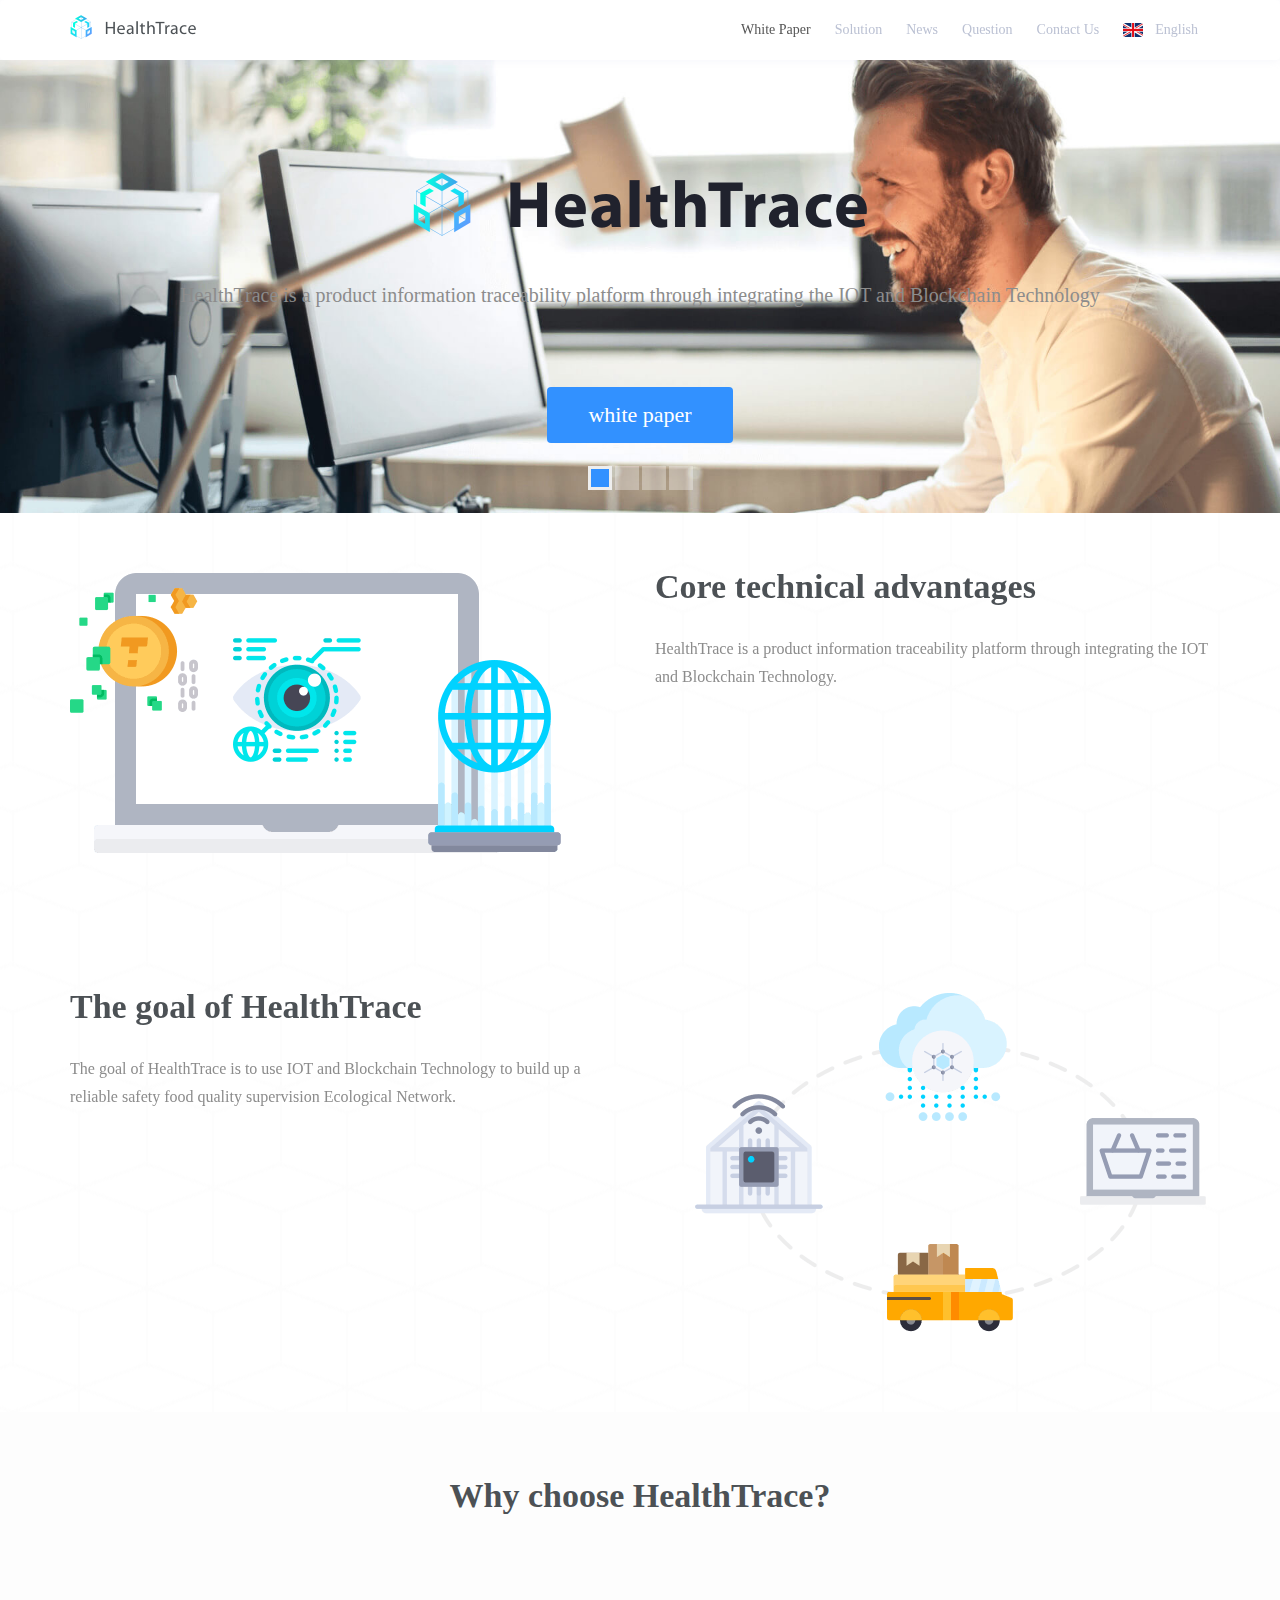
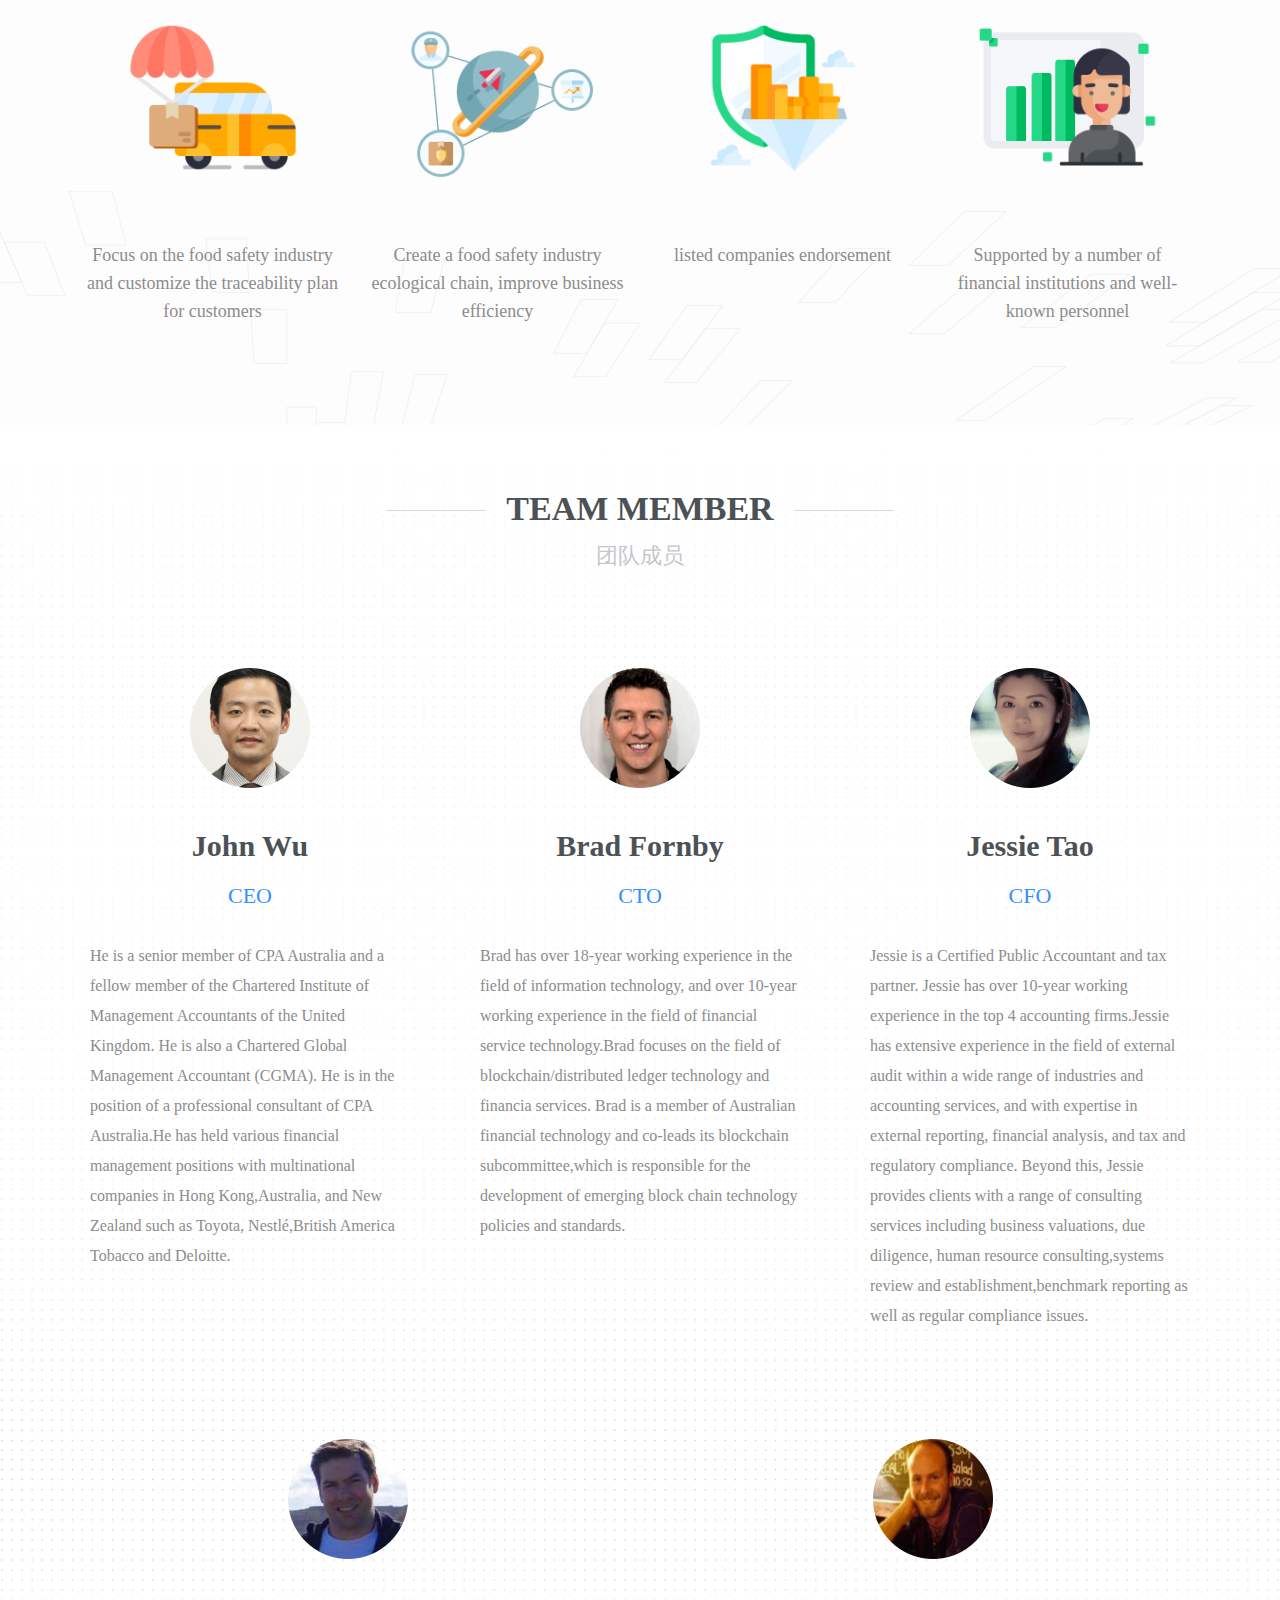
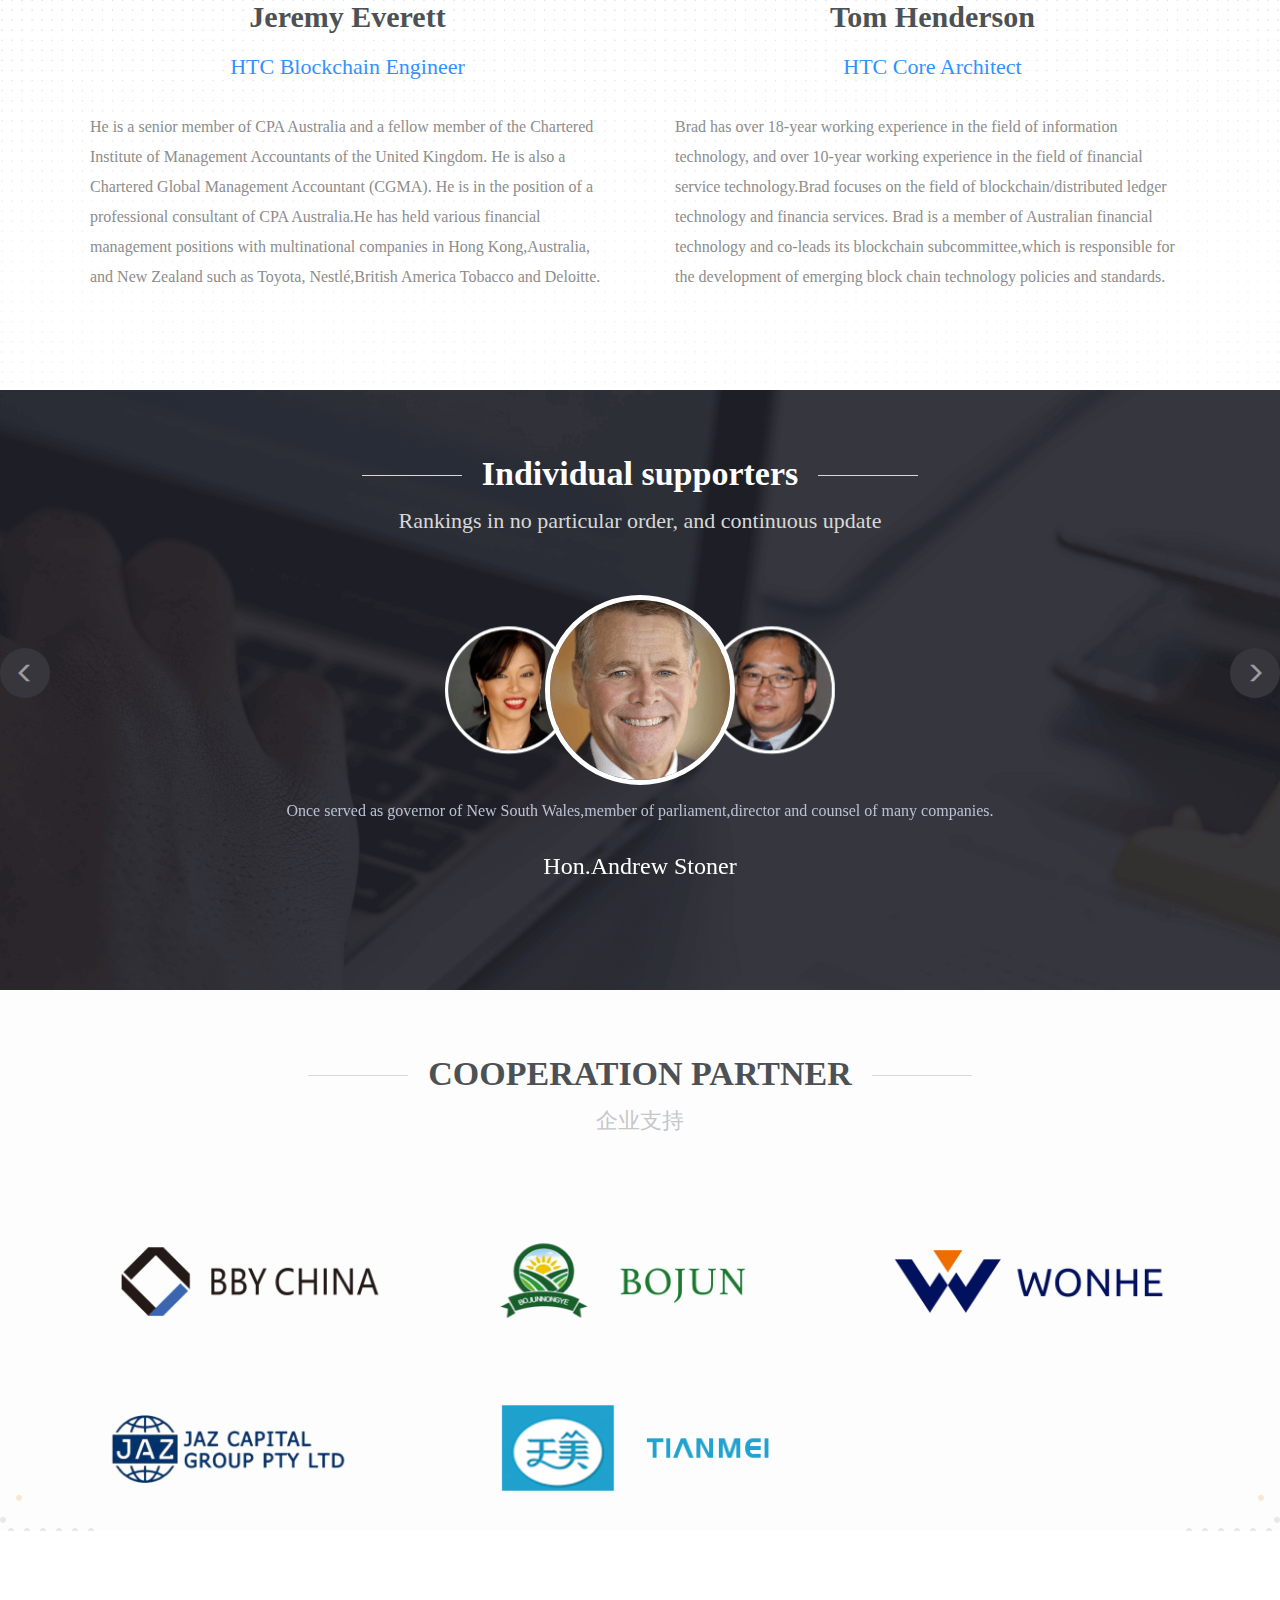
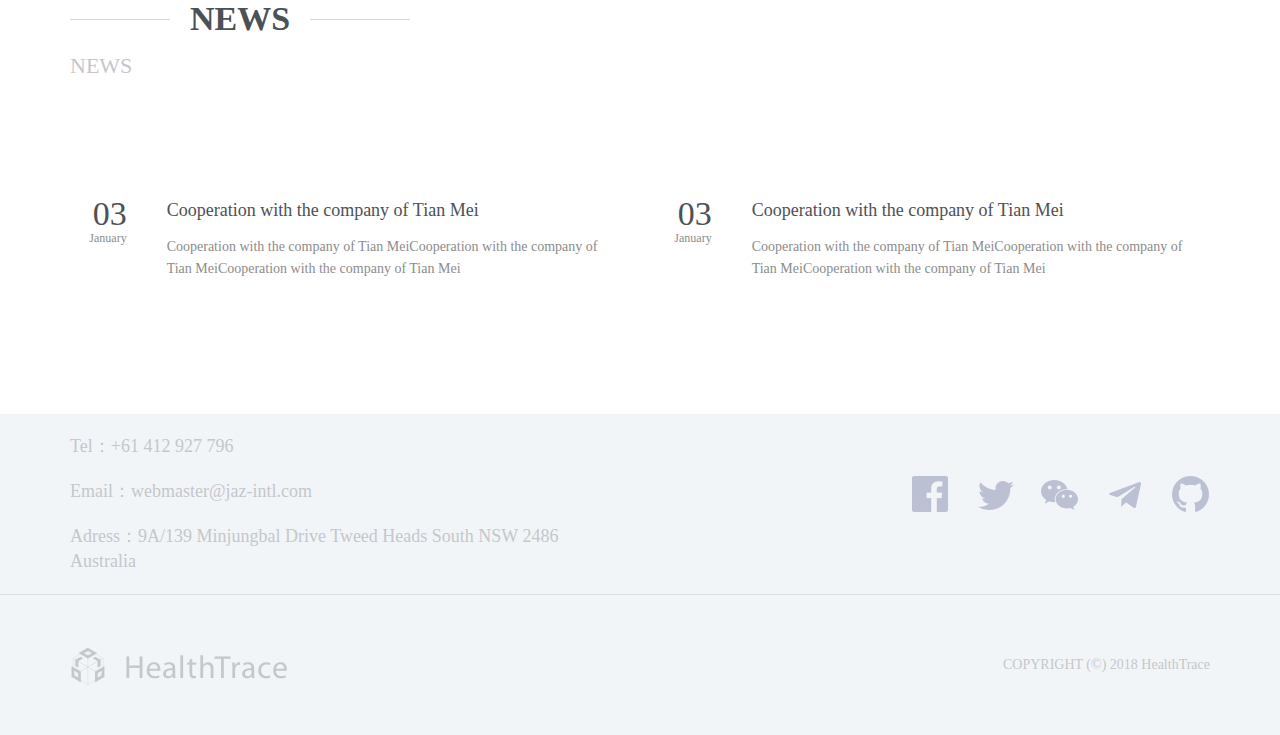
<file: index.html>
<!DOCTYPE html>
<html lang="en">
<head>
    <meta charset="UTF-8">
    <meta name="viewport" content="width=device-width,initial-scale=1.0,maximum-scale=1.0,minimum-scale=1.0,user-scalable=no" >
    <title>HealthTrace</title>
    <link rel="icon" type="image/x-icon" href="images/favicon.ico">
    <link rel="stylesheet" href="css/normalize.css"/>
    <link rel="stylesheet" href="lib/bootstrap/css/bootstrap.min.css"/>
    <link rel="stylesheet" href="css/slide.css"/>
    <link rel="stylesheet" href="css/style.css"/>
    <link rel="stylesheet" href="css/styles.css">
    <link rel="stylesheet" href="css/media.css">
    <script src="lib/jquery/jquery-2.2.4.min.js"></script>
    <script src="lib/bootstrap/js/bootstrap.min.js"></script>
    <script src="lib/jquery.localize.js" type="text/javascript"></script>
    <script src="js/language_cookie.js" type="text/javascript"></script>
    <script src="js/switchLan.js" type="text/javascript"></script>
</head>
<body>
    <div class="navbar navbar-default">
        <div class="container">
            <div class="navbar-header">
                <button type="button" class="navbar-toggle" data-toggle="collapse" data-target="#coll3">
                    <span class="icon-bar"></span>
                    <span class="icon-bar"></span>
                    <span class="icon-bar"></span>
                </button>
                <a href="#" class="navbar-brand">
                    <img src="images/logo_header_other@2x.png"/>
                </a>
            </div>
            <div class="collapse navbar-collapse" id="coll3">
                <ul class="nav navbar-nav navbar-right">
                    <li class="active"><a target="_blank" href="whitePaper/htc-whitePaper-zh.pdf" data-localize="nav.menu1">白皮书</a></li>
                    <li><a href="html/solution.html"  data-localize="nav.menu2">解决方案</a></li>
                    <li><a href="html/news.html"  data-localize="nav.menu3">新闻</a></li>
                    <li><a href="html/qa.html"  data-localize="nav.menu4">常见问题</a></li>
                    <li><a href="html/contractUs.html"  data-localize="nav.menu5">联系我们</a></li>
                    <li class="language">
                        <img src="images/icon_flag_china@2x.png" data-localize="nav.icon"/><a href="#"  data-localize="nav.menu6">简体中文</a>
                        <ul>
                            <li class="zh"><img src="images/icon_flag_china@2x.png"/><a>简体中文</a></li>
                            <li class="en"><img src="images/icon_flag_eng@2x.png"/><a>English</a></li>
                            <li class="jp"><img src="images/icon_flag_Jap@2x.png"/><a>日本語</a></li>
                        </ul>
                    </li>
                </ul>
            </div>
        </div>
    </div>
    <div class="banner head-top">
        <div class="carousel slide" id="car">
            <ol class="carousel-indicators">
                <!--data-slide-to="index"控制点和轮播子元素的index相对应-->
                <li class="active" data-target="#car" data-slide-to="0"></li>
                <li data-target="#car" data-slide-to="1"></li>
                <li data-target="#car" data-slide-to="2"></li>
                <li data-target="#car" data-slide-to="3"></li>
            </ol>
            <div class="carousel-inner in">
                <div class="item active">
                    <img src="images/banner_1@2x.jpg" alt="1"/>
                    <div class="carousel-caption" style="text-align: center;">
                        <div><img src="images/logo_big@2x.png"/></div>
                        <p data-localize="banner.banner1.des" style="color: #8c8c8c;">HealthTrace是集IOT物联网与区块链技术为一体的产品信息溯源平台</p>
                        <a class="btn-custom" target="_blank" href="whitePaper/htc-whitePaper-zh.pdf" data-localize="banner.banner1.link">查看白皮书</a>
                    </div>
                </div>
                <div class="item">
                    <img src="images/banner_2@2x.jpg" alt="2"/>
                    <div class="carousel-caption">
                        <h1 data-localize="banner.banner2.title">HTC区块链浏览器</h1>
                        <p data-localize="banner.banner2.des">下一代去中心化平台</p>
                        <a class="btn-custom"  data-localize="banner.banner2.link">访问浏览器</a>
                    </div>
                </div>
                <div class="item">
                    <img src="images/banner_3@2x.jpg" alt="3"/>
                    <div class="carousel-caption">
                        <h1 data-localize="banner.banner3.title">果蔬汁饮料供应链溯源</h1>
                        <p data-localize="banner.banner3.des">对果蔬汁饮料行业产业链全过程的溯源管理，解决其产业链较长，难以管理的弊端，保证产品的质量安全</p>
                        <a href="html/fruit.html" class="btn-custom" data-localize="banner.banner3.link">查看案例</a>
                    </div>
                </div>
                <div class="item">
                    <img src="images/banner_4@2x.jpg" alt="4"/>
                    <div class="carousel-caption">
                        <h1 data-localize="banner.banner4.title">瓶装水供应链溯源</h1>
                        <p data-localize="banner.banner4.des">通过对饮用水全产业链的溯源管理，加强对各环节跟踪监测，消除饮用水健康安全隐患</p>
                        <a href="html/water.html" class="btn-custom" data-localize="banner.banner4.link">查看案例</a>
                    </div>
                </div>
            </div>
        </div>
    </div>

    <div class="adv_Tar">
        <div class="advantage container">
            <div class="row">
                <div class="img col-md-6 col-sm-12">
                    <img src="images/icon_adv@2x.png"/>
                </div>
                <div class="des col-md-6 col-sm-12">
                    <h2 data-localize="advantage.title">什么是HealthTrace</h2>
                    <p data-localize="advantage.desc">HealthTrace是集IOT物联网与区块链技术为一体的产品信息溯源平台</p>
                </div>
            </div>
        </div>
        <div class="target container">
            <div class="row">
                <div class="des col-md-6 col-sm-12">
                    <h2 data-localize="target.title">HealthTrace的目标</h2>
                    <p data-localize="target.desc">HealthTrace的目标是利用IOT与区块链技术，构建一个可信任的安全食品质量监督生态网</p>
                </div>
                <div class="img col-md-6 col-sm-12">
                    <img src="images/icon_goal@2x.png"/>
                </div>
            </div>
        </div>
    </div>

    <div class="whyUsWrap">
        <div class="whyUs container">
            <h3 data-localize="whyUs.title">为什么选择HealthTrace</h3>
            <div class="list container">
                <div class="row">
                    <div class="item col-lg-3 col-sm-6 col-xs-12">
                        <div><img src="images/icon_choose1@2x.png"/></div>
                        <p data-localize="whyUs.list.des1">专注做食品安全行业<br/>为客户量身定做溯源方案</p>
                    </div>
                    <div class="item col-lg-3 col-sm-6 col-xs-12">
                        <div><img src="images/icon_choose2@2x.png"/></div>
                        <p data-localize="whyUs.list.des2">创造食品安全产业生态链<br/>提升商业效率</p>
                    </div>
                    <div class="item col-lg-3 col-sm-6 col-xs-12">
                        <div><img src="images/icon_choose3@2x.png"/></div>
                        <p data-localize="whyUs.list.des3">拥有上市公司做背书</p>
                    </div>
                    <div class="item col-lg-3 col-sm-6 col-xs-12">
                        <div><img src="images/icon_choose4@2x.png"/></div>
                        <p data-localize="whyUs.list.des4">多家金融机构以及知名人员站台</p>
                    </div>
                </div>
            </div>
        </div>
    </div>

    <div class="memberWrap">
        <div class="member container">
            <div class="title">
                <h3 data-localize="member.title">团队成员</h3>
                <div class="sec-title" data-localize="member.secTitle">TEAM MEMBER</div>
            </div>
            <div class="list row">
                <div class="item col-md-4 col-sm-12">
                    <div><img src="images/pic_team1@2x.png"/></div>
                    <h4 data-localize="member.list.person1.name">John Wu</h4>
                    <div class="job" data-localize="member.list.person1.job">CEO</div>
                    <p data-localize="member.list.person1.info">澳大利亚资深注册会计师、英国皇家资深特许管理会计师、全球资深特许管理会计师。曾在多个跨国公司担任财务要职。现担任澳洲注册会计师协会专职顾问。</p>
                </div>
                <div class="item col-md-4 col-sm-12">
                    <div><img src="images/pic_team2@2x.png"/></div>
                    <h4 data-localize="member.list.person2.name">Brad Fornby</h4>
                    <div class="job" data-localize="member.list.person2.job">CTO</div>
                    <p data-localize="member.list.person2.info">澳大利亚金融科技成员，联合领导其区块链小组委员会。专注区块链和金融服务领域。拥有超过18年信息技术超过10年金融服务技术从业经验。</p>
                </div>
                <div class="item col-md-4 col-sm-12">
                    <div><img src="images/pic_team3@2x.png"/></div>
                    <h4 data-localize="member.list.person3.name">Jessie Tao</h4>
                    <div class="job" data-localize="member.list.person3.job">CFO</div>
                    <p data-localize="member.list.person3.info">注册会计师、税务合伙人。超过10年四大会计事务所从业经验。拥有众多行业外部审计经验。擅长外部报告、财务分析、税务及法务合规等方面的专业服务。</p>
                </div>
            </div>
            <div class="list list2 row">
                <div class="item col-md-6 col-sm-12">
                    <div><img src="images/pic_team4@2x.png"/></div>
                    <h4 data-localize="member.list.person4.name">Jeremy Everett</h4>
                    <div class="job" data-localize="member.list.person4.job">HTC区块链工程师</div>
                    <p data-localize="member.list.person1.info">区块链技术的早期关注者，在区块链技术方面有丰富的经验。 目前任职于Pushpay公司并曾在威廉达蒙控股集团担任业务系统分析师曾在DVDESING公司担任IT董事达9年。</p>
                </div>
                <div class="item col-md-6 col-sm-12">
                    <div><img src="images/pic_team5@2x.png"/></div>
                    <h4 data-localize="member.list.person5.name">Tom Henderson</h4>
                    <div class="job" data-localize="member.list.person5.job">HTC核心架构师</div>
                    <p data-localize="member.list.person2.info">在信息技术和服务领域已经从业超过10年，具有丰富的信息技术基础设施维护和管理经验。曾为业务项目组建核心 IT 基础 设施构建团队并提供技术咨询服务。 目前就职于Pushpay公司担任系统工程师。</p>
                </div>
            </div>
        </div>
    </div>

    <div class="supportWrap">
        <div class="support">
            <div class="title">
                <h3 data-localize="support.title">个人支持</h3>
                <div class="sec-title" data-localize="support.secTitle">PERSONAL SUPPORT</div>
            </div>
            <div id="slide3d" class="slide-carousel slide-3d">
                <ul  class="item-list clearfix">
                    <li class="item0">
                        <div class="item-content">
                            <a href="javascript:void(0);">
                                <img class="cover-img" src="images/person_7@2x.png" alt="">
                            </a>
                        </div>
                    </li>
                    <li class="item1">
                        <div class="item-content">
                            <a href="javascript:void(0);">
                                <img class="cover-img" src="images/person_8@2x.png" alt="">
                            </a>
                        </div>
                    </li>
                    <li class="item2">
                        <div class="item-content">
                            <a href="javascript:void(0);">
                                <img class="cover-img" src="images/person_1@2x.png" alt="">
                            </a>
                        </div>
                    </li>
                    <li class="item3">
                        <div class="item-content">
                            <a href="javascript:void(0);">
                                <img class="cover-img" src="images/person_2@2x.png" alt="">
                            </a>
                        </div>
                    </li>
                    <li class="item4">
                        <div class="item-content">
                            <a href="javascript:void(0);">
                                <img class="cover-img" src="images/person_3@2x.png" alt="">
                            </a>
                        </div>
                    </li>
                    <li class="item5">
                        <div class="item-content">
                            <a href="javascript:void(0);">
                                <img class="cover-img" src="images/person_4@2x.png" alt="">
                            </a>
                        </div>
                    </li>
                    <li class="item6">
                        <div class="item-content">
                            <a href="javascript:void(0);">
                                <img class="cover-img" src="images/person_5@2x.png" alt="">
                            </a>
                        </div>
                    </li>
                    <li class="item7">
                        <div class="item-content">
                            <a href="javascript:void(0);">
                                <img class="cover-img" src="images/person_6@2x.png" alt="">
                            </a>
                        </div>
                    </li>
                </ul>
                <!--controls-->
                <div class="controls">
                    <a  class="item-prev glyphicon glyphicon-menu-left" href="javascript:void(0);"></a>
                    <a  class="item-next glyphicon glyphicon-menu-right" href="javascript:void(0);"></a>
                </div>
                <div class="desc">
                    <div class="item">
                        <div class="sliderDesc1" data-localize="support.list.item1.info">曾任新南威尔士代州长、议会议员、多公司董事及顾问</div>
                        <div class="sliderDesc2" data-localize="support.list.item1.name">Hon.Andrew Stoner</div>
                    </div>
                    <div class="item">
                        <div class="sliderDesc1" data-localize="support.list.item2.info">投行背景、澳大利亚北大未名基金总裁、澳大利亚华人投资协会副理事长</div>
                        <div class="sliderDesc2" data-localize="support.list.item2.name">Albert Xie</div>
                    </div>
                    <div class="item">
                        <div class="sliderDesc1" data-localize="support.list.item3.info">擅长IPO上市融资业务，超过10年法律工作从业经验</div>
                        <div class="sliderDesc2" data-localize="support.list.item3.name">phillip-grundy</div>
                    </div>
                    <div class="item">
                        <div class="sliderDesc1" data-localize="support.list.item4.info">从事上市公司董事会秘书工作8余年，同时担任澳交所多家上市公司董事</div>
                        <div class="sliderDesc2" data-localize="support.list.item4.name">Justyn Stedwell</div>
                    </div>
                    <div class="item">
                        <div class="sliderDesc1" data-localize="support.list.item5.info">金融硕士，资深投资银行家，24年金融从业经验，曾在多家公司担任高级合伙人、首席执行官等重要职务</div>
                        <div class="sliderDesc2" data-localize="support.list.item5.name">Sam Novak</div>
                    </div>
                    <div class="item">
                        <div class="sliderDesc1" data-localize="support.list.item6.info">澳洲地产专家，从事中澳贸易和投资20余年，曾担任澳洲达利铝业总经理，澳中G6集团董事长，澳洲Belle地产公司合伙人</div>
                        <div class="sliderDesc2" data-localize="support.list.item6.name">Tim Overton</div>
                    </div>
                    <div class="item">
                        <div class="sliderDesc1" data-localize="support.list.item7.info">营销与人力资源商业硕士，拥有RG146金融证书，澳中企业联合会秘书长，曾在多家公司担任重要职务</div>
                        <div class="sliderDesc2" data-localize="support.list.item7.name">Jaylin Mao</div>
                    </div>
                    <div class="item">
                        <div class="sliderDesc1" data-localize="support.list.item8.info">澳大利亚公司董事协会会员、第一位授予澳大利亚公司董事协会会员的亚洲女性</div>
                        <div class="sliderDesc2" data-localize="support.list.item8.name">Caroline Hong</div>
                    </div>
                </div>
            </div>
        </div>
    </div>

    <div class="partnerWrap">
        <div class="partner container">
            <div class="title">
                <h3 data-localize="partner.title">企业支持</h3>
                <div class="sec-title" data-localize="partner.secTitle">COOPERATION PARTNER</div>
            </div>
            <div class="list row">
                <div class="item col-md-4 col-sm-6 col-xs-12">
                    <div><img src="images/pic_partner_1@2x.png"/></div>
                </div>
                <div class="item col-md-4 col-sm-6 col-xs-12">
                    <div><img src="images/pic_partner_2@2x.png"/></div>
                </div>
                <div class="item col-md-4 col-sm-6 col-xs-12">
                    <div><img src="images/pic_partner_3@2x.png"/></div>
                </div>
                <div class="item col-md-4 col-sm-6 col-xs-12">
                    <div><img src="images/pic_partner_4@2x.png"/></div>
                </div>
                <div class="item col-md-4 col-sm-6 col-xs-12">
                    <div><img src="images/pic_partner_5@2x.png"/></div>
                </div>
            </div>
        </div>
    </div>

    <div class="newsWrap">
        <div class="news container">
            <div class="title">
                <h3 data-localize="news.title">新闻</h3>
                <div class="sec-title" data-localize="news.secTitle">NEWS</div>
            </div>
            <div class="list row">
                <div class="item col-md-6 col-sm-12">
                    <div class="left">
                        <div class="day">03</div>
                        <div class="month">January</div>
                    </div>
                    <div class="right">
                        <div class="name"  data-localize="news.list.item1.name">与天美公司达成合作</div>
                        <div class="summary"   data-localize="news.list.item1.summary">与天美公司达成合作与天美公司达成合作与天美公司达成合作与天美公司达成合作与天美公司达成合作与天美公司达成合作与天美公司达成合作</div>
                        <!--<a class="detail"  data-localize="news.list.item1.link">查看报道</a>-->
                    </div>
                </div>
                <div class="item col-md-6 col-sm-12">
                    <div class="left">
                        <div class="day">03</div>
                        <div class="month">January</div>
                    </div>
                    <div class="right">
                        <div class="name" data-localize="news.list.item2.name">与天美公司达成合作</div>
                        <div class="summary" data-localize="news.list.item2.summary">与天美公司达成合作与天美公司达成合作与天美公司达成合作与天美公司达成合作与天美公司达成合作与天美公司达成合作与天美公司达成合作</div>
                        <!--<a class="detail"  data-localize="news.list.item2.link">查看报道</a>-->
                    </div>
                </div>
            </div>
        </div>
    </div>

    <div class="footer">
        <div class="contact container">
            <div class="row">
                <div class="left col-sm-6 col-xs-12">
                    <p data-localize="contact.phone">电话：+61 412 927 796</p>
                    <p data-localize="contact.email">邮箱：webmaster@jaz-intl.com</p>
                    <p data-localize="contact.adress">地址：9A/139 Minjungbal Drive Tweed Heads South NSW 2486 Australia</p>
                </div>
                <div class="right col-sm-6 col-xs-12">
                    <p>
                        <a class="facebook"></a>
                        <a class="twitter"></a>
                        <a class="wechat"></a>
                        <a class="telegram"></a>
                        <a target="_blank" href="https://github.com/HealthTrace" class="github"></a>
                    </p>
                </div>
            </div>
        </div>
        <div class="divide"></div>
        <div class="copyright container">
            <div class="logoBottom"><img src="images/logo_bottom@2x.png"></div>
            <p>COPYRIGHT (©) 2018 HealthTrace</p>
        </div>
    </div>
    <div class="goTop"></div>

    <script src="js/slide.min.js"></script>
    <script>
        $(document).ready(function () {
            //个人支持人物简介切换显示
            $('.slide-3d .desc .item').eq(0).show();
            $('#slide3d').slideCarsousel({
                slideType:'3d',
                indicatorEvent:'mouseover',
                callbackFunc:function(index){
                    $('.slide-3d .desc .item').eq(index).show().siblings().hide();
                }
            });

            // 回到顶部效果
            $(document).scroll(function () {
                var sTop=$(document).scrollTop();
                var pHeight=$(document).height();
                if(sTop>pHeight/5){
                    $(".goTop").show();
                }else {
                    $(".goTop").hide();
                }
            });
            $(".goTop").click(function () {
                $("html,body").animate({scrollTop:0},500,'swing');
            });
            $('.carousel').carousel({
                interval:3000
            });

        });
    </script>
</body>
</html>
</file>
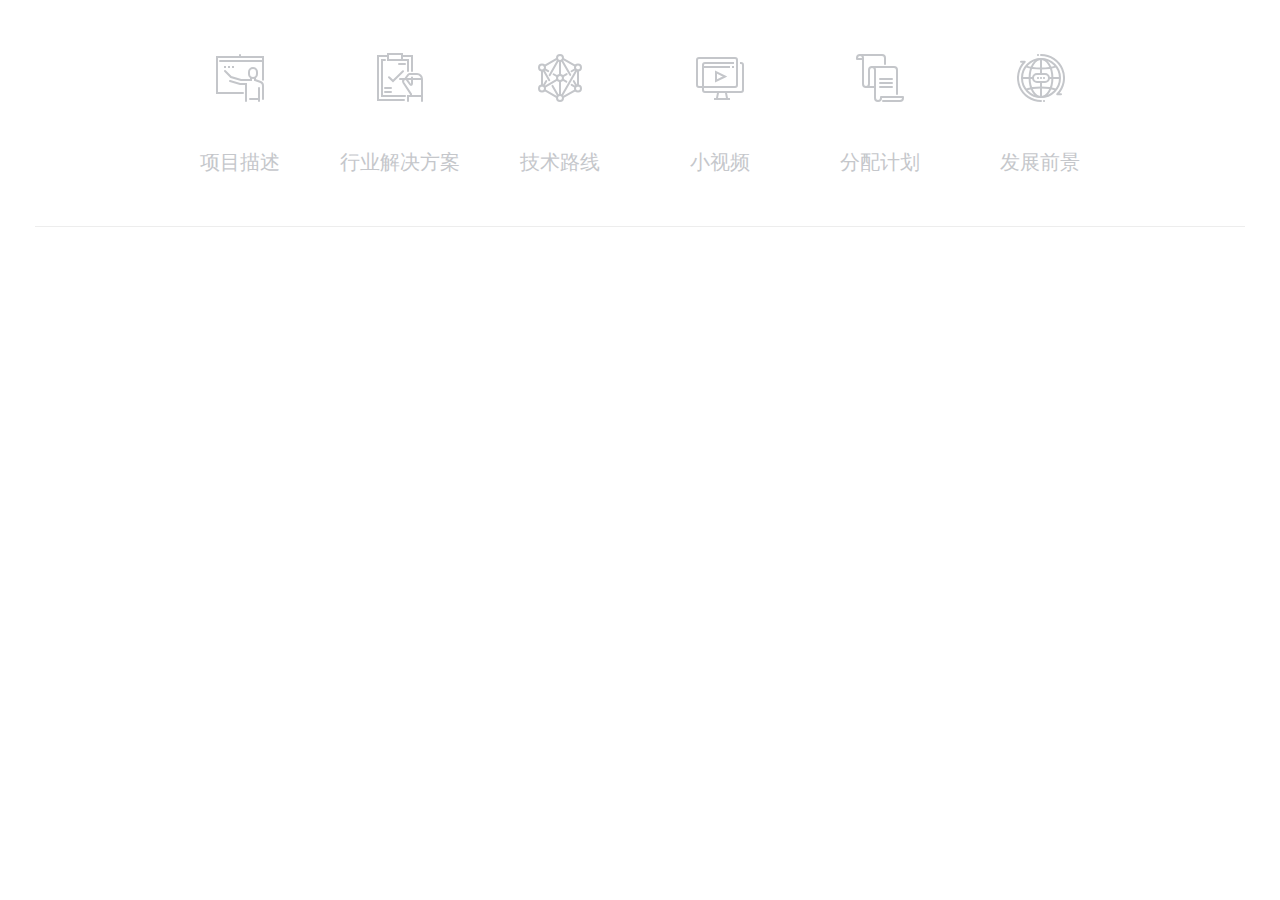
<file: bodymovin/index.html>
<!DOCTYPE html>
<html style="width: 100%;height: 100%">
<head>
     <meta charset="UTF-8">
     <script src="lottie.min.js"></script>
     <script src=" jquery-2.1.4.min.js"></script>
     <style>
          *{
               box-sizing: border-box;
          }
          .tabs{
               width: 1210px;
               margin: 0 auto;
               border-bottom: 1px solid rgb(237,237,237);;
               overflow: hidden;
               padding: 0 125px;
          }
          .item{
               float: left;
               width: 160px;
               padding-bottom: 50px;
               /*background: #eeeeee;*/
               text-align: center;
          }
          .img{
               width:50px;
               height:50px;
               display:inline-block;
               margin: 45px auto;
          }
          .text{
               display: block;
               height:28px;
               font-size:20px;
               font-family:PingFangSC-Regular;
               color:rgba(197,199,203,1);
               line-height:28px;
               text-align: center;
          }
     </style>
</head>
<body style="background-color:#fff">
<div class="tabs">
     <div class="item">
          <span class="img" id="bodymovin1"></span>
          <span class="text">项目描述</span>
     </div>

     <div class="item">
          <span class="img" id="bodymovin2"></span>
          <span class="text">行业解决方案</span>
     </div>
     <div class="item">
          <span class="img" id="bodymovin3"></span>
          <span class="text">技术路线</span>
     </div>
     <div class="item">
          <span class="img" id="bodymovin4"></span>
          <span class="text">小视频</span>
     </div>
     <div class="item">
          <span class="img" id="bodymovin5"></span>
          <span class="text">分配计划</span>
     </div>
     <div class="item">
          <span class="img" id="bodymovin6"></span>
          <span class="text">发展前景</span>
     </div>
</div>

<script>
     $(document).ready(function () {
//         var anim=[];
         for (var i=1;i<7;i++){
             var animData = {
                 container: document.getElementById('bodymovin'+i),
                 renderer: 'svg',
                 loop: false,
                 autoplay: false,
                 path: 'icon'+i+'.json'

             };
             var anim = bodymovin.loadAnimation(animData);
             var that = $("#bodymovin"+i);
             (function(anim) {
                 that.mouseover(function() {
                     anim.setDirection(0);
                     anim.play();
                 });
                 that.mouseleave(function(){
                    anim.goToAndStop(0, true);
                 });
                 that.click(function(){
                     anim.goToAndStop(15, true);
                 });
             })(anim);
         };
     });
</script>
</body>
</html>
</file>
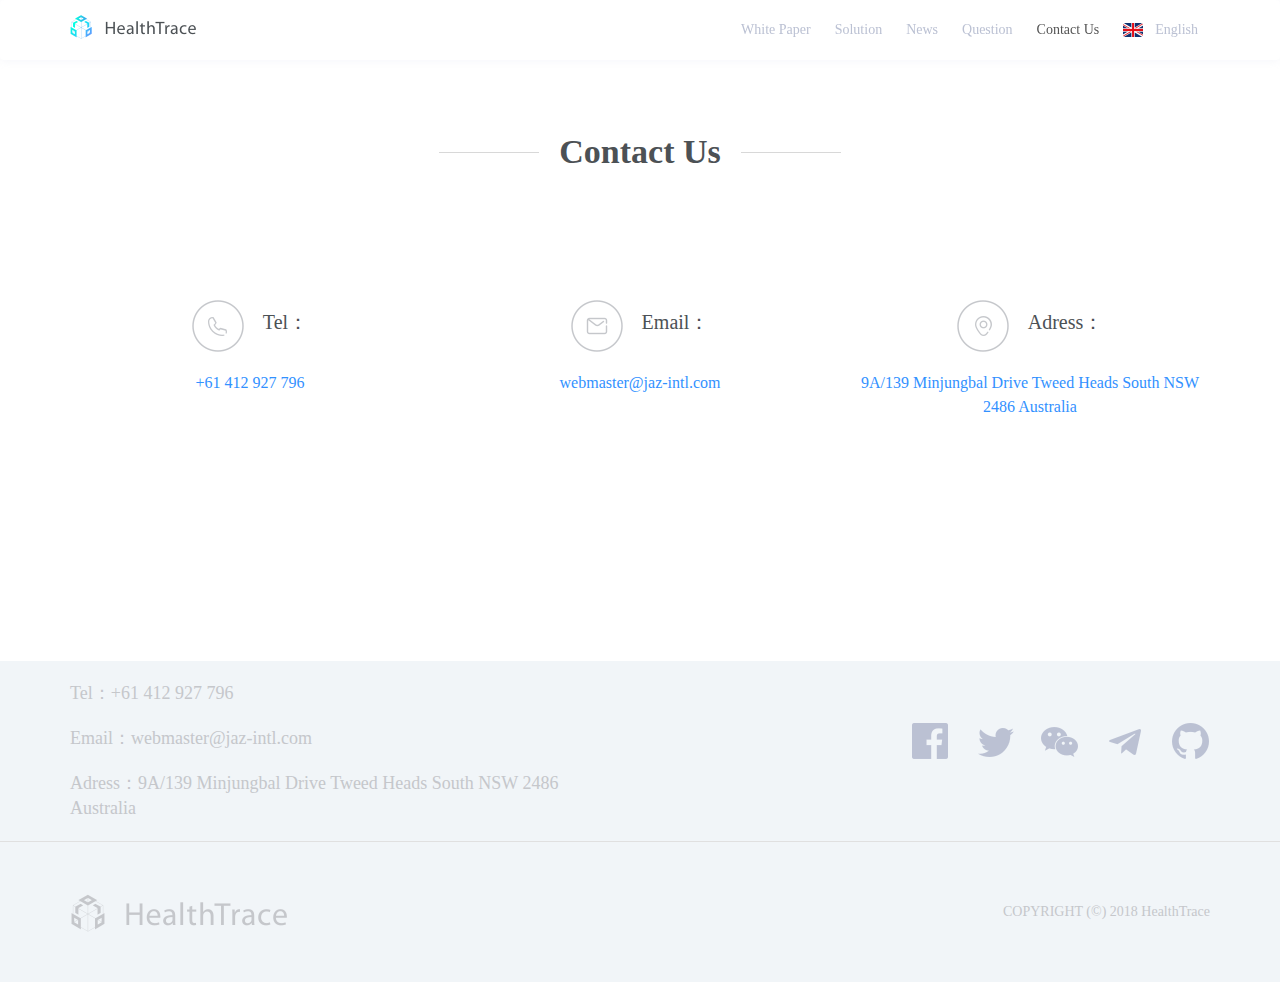
<file: html/contractUs.html>
<!DOCTYPE html>
<html lang="en">
<head>
    <meta charset="UTF-8">
    <meta name="viewport" content="width=device-width,initial-scale=1.0,maximum-scale=1.0,minimum-scale=1.0,user-scalable=no" >
    <title></title>
    <link rel="icon" type="image/x-icon" href="../images/favicon.ico">
    <link rel="stylesheet" href="../lib/bootstrap/css/bootstrap.min.css"/>
    <link rel="stylesheet" href="../css/style.css">
    <link rel="stylesheet" href="../css/styles.css">
    <link rel="stylesheet" href="../css/media.css">
    <script src="../lib/jquery/jquery-2.2.4.min.js"></script>
    <script src="../lib/bootstrap/js/bootstrap.min.js"></script>
    <script src="../lib/jquery.localize.js" type="text/javascript"></script>
    <script src="../js/language_cookie_other.js" type="text/javascript"></script>
    <script src="../js/switchLan.js" type="text/javascript"></script>
</head>
<script>
    setTitle("contractUs")
</script>
<body>
<div class="navbar navbar-default">
    <div class="container">
        <div class="navbar-header">
            <button type="button" class="navbar-toggle" data-toggle="collapse" data-target="#coll3">
                <span class="icon-bar"></span>
                <span class="icon-bar"></span>
                <span class="icon-bar"></span>
            </button>
            <a href="../index.html" class="navbar-brand">
                <img src="../images/logo_header_other@2x.png"/>
            </a>
        </div>
        <div class="collapse navbar-collapse" id="coll3">
            <ul class="nav navbar-nav navbar-right">
                <li><a target="_blank" href="../whitePaper/htc-whitePaper-zh.pdf" data-localize="nav.menu1">白皮书</a></li>
                <li><a href="../html/solution.html"  data-localize="nav.menu2">解决方案</a></li>
                <li><a href="../html/news.html"  data-localize="nav.menu3">新闻</a></li>
                <li><a href="../html/qa.html"  data-localize="nav.menu4">常见问题</a></li>
                <li class="active"><a href="../html/contractUs.html"  data-localize="nav.menu5">联系我们</a></li>
                <li class="language">
                    <img src="../images/icon_flag_china@2x.png" data-localize="nav.icon_other"/><a href="#"  data-localize="nav.menu6">简体中文</a>
                    <ul>
                        <li class="zh"><img src="../images/icon_flag_china@2x.png"/><a>简体中文</a></li>
                        <li class="en"><img src="../images/icon_flag_eng@2x.png"/><a>English</a></li>
                        <li class="jp"><img src="../images/icon_flag_Jap@2x.png"/><a>日本語</a></li>
                    </ul>
                </li>
            </ul>
        </div>
    </div>
</div>

<div class="contractUs container head-top">
    <div class="title" style="padding-top: 64px">
        <h3 data-localize="contactUs.title">联系我们</h3>
        <div class="sec-title" data-localize="contactUs.secTitle">Contact Us</div>
    </div>
    <div class="list row">
        <div class="item col-sm-4 col-xs-12">
            <img src="../images/icon_phone@2x.png"/><span data-localize="contactUs.phone.label">电话：</span>
            <p data-localize="contactUs.phone.content">+61 412 927 796</p>
        </div>
        <div class="item col-sm-4 col-xs-12">
            <img src="../images/icon_mail@2x.png"/><span data-localize="contactUs.email.label">邮箱：</span>
            <p data-localize="contactUs.email.content">webmaster@jaz-intl.com</p>
        </div>
        <div class="item col-sm-4 col-xs-12">
            <img src="../images/icon_address@2x.png"/><span data-localize="contactUs.adress.label">地址：</span>
            <p data-localize="contactUs.adress.content">9A/139 Minjungbal Drive Tweed Heads South NSW 2486 Australia</p>
        </div>
    </div>
</div>


<div class="footer">
    <div class="contact container">
        <div class="row">
            <div class="left col-sm-6 col-xs-12">
                <p data-localize="contact.phone">电话：+61 412 927 796</p>
                <p data-localize="contact.email">邮箱：webmaster@jaz-intl.com</p>
                <p data-localize="contact.adress">地址：9A/139 Minjungbal Drive Tweed Heads South NSW 2486 Australia</p>
            </div>
            <div class="right col-sm-6 col-xs-12">
                <p>
                    <a class="facebook"></a>
                    <a class="twitter"></a>
                    <a class="wechat"></a>
                    <a class="telegram"></a>
                    <a target="_blank" href="https://github.com/HealthTrace" class="github"></a>
                </p>
            </div>
        </div>
    </div>
    <div class="divide"></div>
    <div class="copyright container">
        <div class="logoBottom"><img src="../images/logo_bottom@2x.png"></div>
        <p>COPYRIGHT (©) 2018 HealthTrace</p>
    </div>
</div>
</body>
</html>
</file>
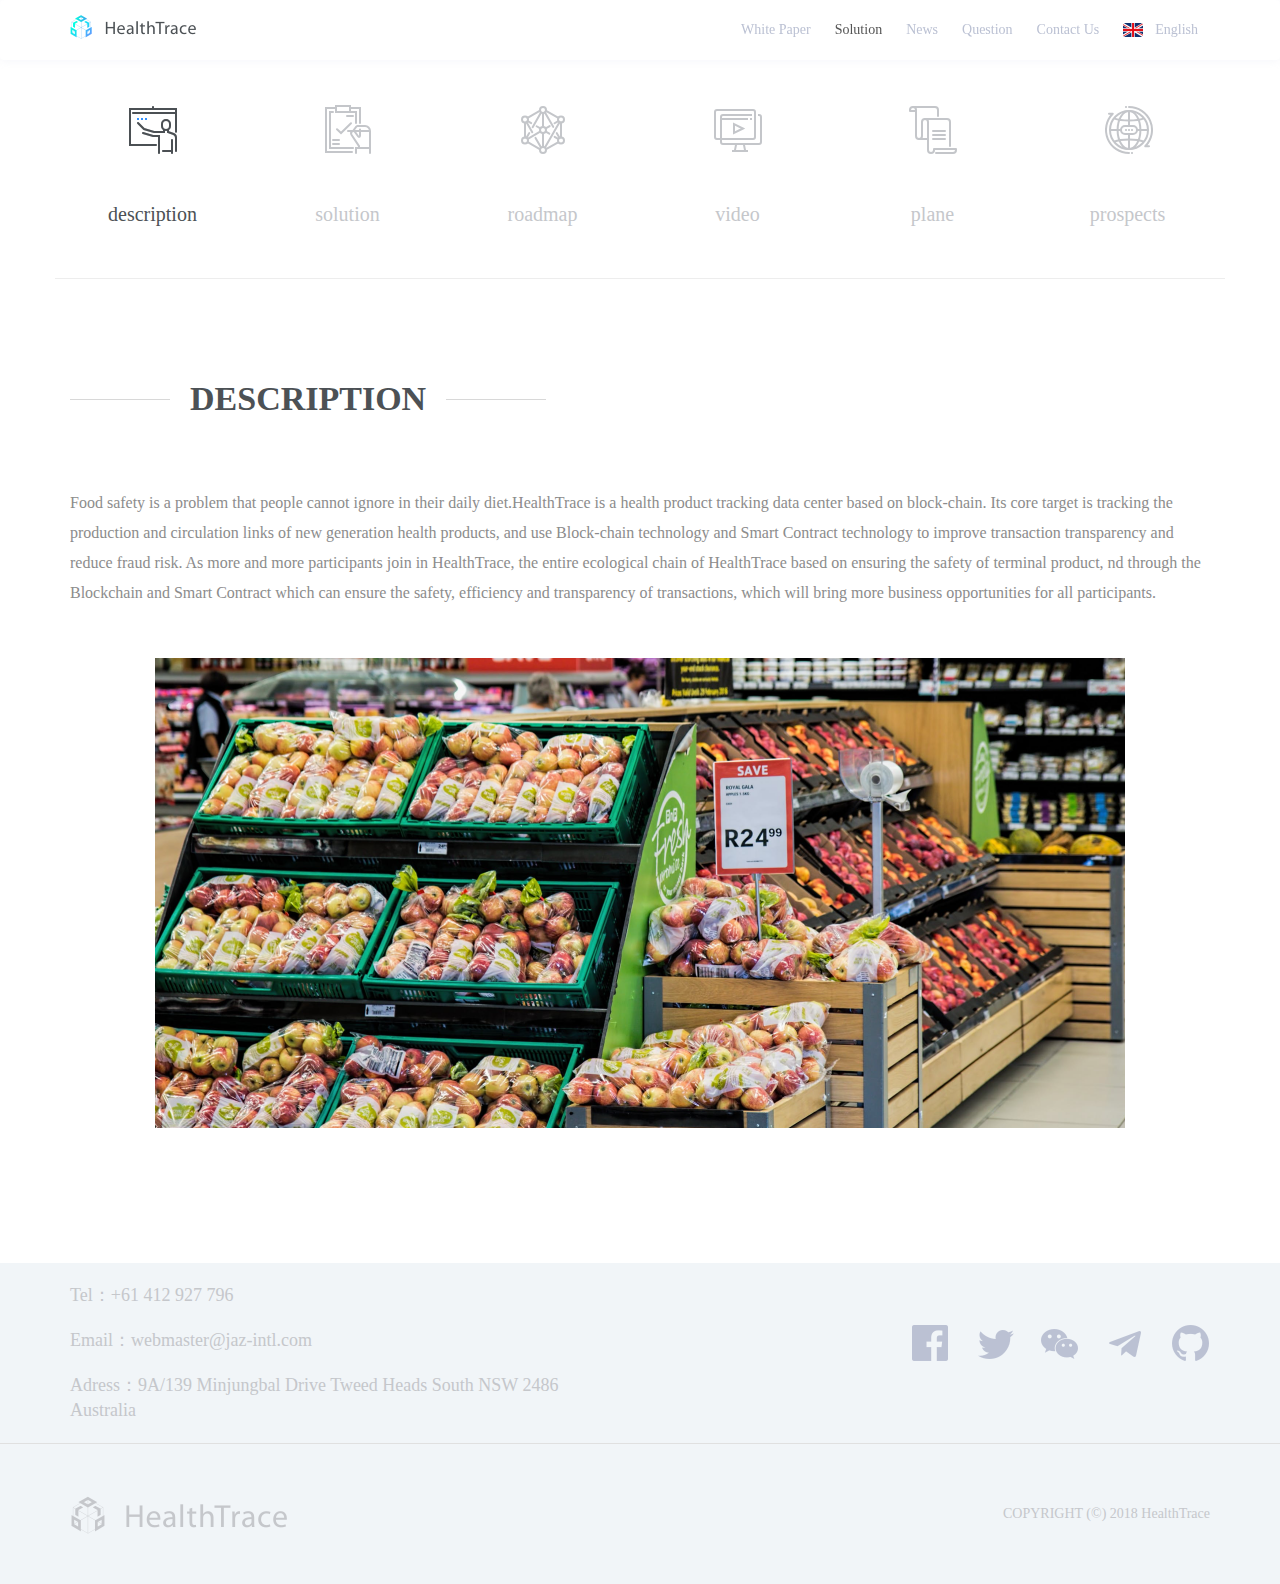
<file: html/description.html>
<!DOCTYPE html>
<html lang="en">
<head>
    <meta charset="UTF-8">
    <meta name="viewport" content="width=device-width,initial-scale=1.0,maximum-scale=1.0,minimum-scale=1.0,user-scalable=no" >
    <title></title>
    <link rel="icon" type="image/x-icon" href="../images/favicon.ico">
    <link rel="stylesheet" href="../lib/bootstrap/css/bootstrap.min.css"/>
    <link rel="stylesheet" href="../css/style.css">
    <link rel="stylesheet" href="../css/styles.css">
    <link rel="stylesheet" href="../css/media.css">
    <script src="../bodymovin/lottie.min.js"></script>
    <script src="../lib/jquery/jquery-2.2.4.min.js"></script>
    <script src="../lib/bootstrap/js/bootstrap.min.js"></script>
    <script src="../js/tabs.js"></script>
    <script src="../lib/jquery.localize.js" type="text/javascript"></script>
    <script src="../js/language_cookie_other.js" type="text/javascript"></script>
    <script src="../js/switchLan.js" type="text/javascript"></script>
</head>
<script>
    setTitle("description")
</script>
<body>
<div class="navbar navbar-default">
    <div class="container">
        <div class="navbar-header">
            <button type="button" class="navbar-toggle" data-toggle="collapse" data-target="#coll3">
                <span class="icon-bar"></span>
                <span class="icon-bar"></span>
                <span class="icon-bar"></span>
            </button>
            <a href="../index.html" class="navbar-brand">
                <img src="../images/logo_header_other@2x.png"/>
            </a>
        </div>
        <div class="collapse navbar-collapse" id="coll3">
            <ul class="nav navbar-nav navbar-right">
                <li><a target="_blank" href="../whitePaper/htc-whitePaper-zh.pdf" data-localize="nav.menu1">白皮书</a></li>
                <li class="active"><a href="../html/solution.html"  data-localize="nav.menu2">解决方案</a></li>
                <li><a href="../html/news.html"  data-localize="nav.menu3">新闻</a></li>
                <li><a href="../html/qa.html"  data-localize="nav.menu4">常见问题</a></li>
                <li><a href="../html/contractUs.html"  data-localize="nav.menu5">联系我们</a></li>
                <li class="language">
                    <img src="../images/icon_flag_china@2x.png" data-localize="nav.icon_other"/><a href="#"  data-localize="nav.menu6">简体中文</a>
                    <ul>
                        <li class="zh"><img src="../images/icon_flag_china@2x.png"/><a>简体中文</a></li>
                        <li class="en"><img src="../images/icon_flag_eng@2x.png"/><a>English</a></li>
                        <li class="jp"><img src="../images/icon_flag_Jap@2x.png"/><a>日本語</a></li>
                    </ul>
                </li>
            </ul>
        </div>
    </div>
</div>

<div class="tabs container head-top">
    <div class="row">
        <div class="item col-lg-2 col-sm-4 col-xs-6">
            <a href="description.html" class="img" id="bodymovin1"></a>
            <span class="text active" data-localize="tabs.item1">项目描述</span>
        </div>

        <div class="item col-lg-2 col-sm-4 col-xs-6">
            <a href="solution.html" class="img" id="bodymovin2"></a>
            <span class="text" data-localize="tabs.item2">行业解决方案</span>
        </div>
        <div class="item col-lg-2 col-sm-4 col-xs-6">
            <a href="roadmap.html" class="img" id="bodymovin3"></a>
            <span class="text" data-localize="tabs.item3">技术路线</span>
        </div>
        <div class="item col-lg-2 col-sm-4 col-xs-6">
            <a href="video.html" class="img" id="bodymovin4"></a>
            <span class="text" data-localize="tabs.item4">小视频</span>
        </div>
        <div class="item col-lg-2 col-sm-4 col-xs-6">
            <a href="distribute.html" class="img" id="bodymovin5"></a>
            <span class="text" data-localize="tabs.item5">分配计划</span>
        </div>
        <div class="item col-lg-2 col-sm-4 col-xs-6">
            <a href="prospects.html" class="img" id="bodymovin6"></a>
            <span class="text" data-localize="tabs.item6">发展前景</span>
        </div>
    </div>
</div>

<div class="solutionBlock container" style="padding-bottom: 100px;">
    <div class="title">
        <h3 data-localize="description.title">项目描述</h3>
        <div class="sec-title" data-localize="description.secTitle">DESCRIPTION</div>
    </div>
    <div class="info">
        <p data-localize="description.des">食品安全问题是人们日常饮食中无法忽视的一个问题。HealthTrace是基于区块链的健康产品追踪数据中心，以追踪新一代健康产品的生产流通环节为核心目标，利用区块链技术和智能合约技术提高交易的透明度，降低欺诈风险。 当越来越多的合作者加入到HealthTrace之后，整个HealthTrace的生态链将在保证终端产品安全的基础上，为所有入驻的合作伙伴带来更多商机，并通过区块链与智能合约保证交易的安全性，效率，以及透明度。</p>
        <div><img src="../images/pic_description@2x.png"/></div>
    </div>
</div>



<div class="footer">
    <div class="contact container">
        <div class="row">
            <div class="left col-sm-6 col-xs-12">
                <p data-localize="contact.phone">电话：+61 412 927 796</p>
                <p data-localize="contact.email">邮箱：webmaster@jaz-intl.com</p>
                <p data-localize="contact.adress">地址：9A/139 Minjungbal Drive Tweed Heads South NSW 2486 Australia</p>
            </div>
            <div class="right col-sm-6 col-xs-12">
                <p>
                    <a class="facebook"></a>
                    <a class="twitter"></a>
                    <a class="wechat"></a>
                    <a class="telegram"></a>
                    <a target="_blank" href="https://github.com/HealthTrace" class="github"></a>
                </p>
            </div>
        </div>
    </div>
    <div class="divide"></div>
    <div class="copyright container">
        <div class="logoBottom"><img src="../images/logo_bottom@2x.png"></div>
        <p>COPYRIGHT (©) 2018 HealthTrace</p>
    </div>
</div>
<script>
    $(document).ready(function () {
        rendAnimate(1);
    })
</script>
</body>
</html>
</file>
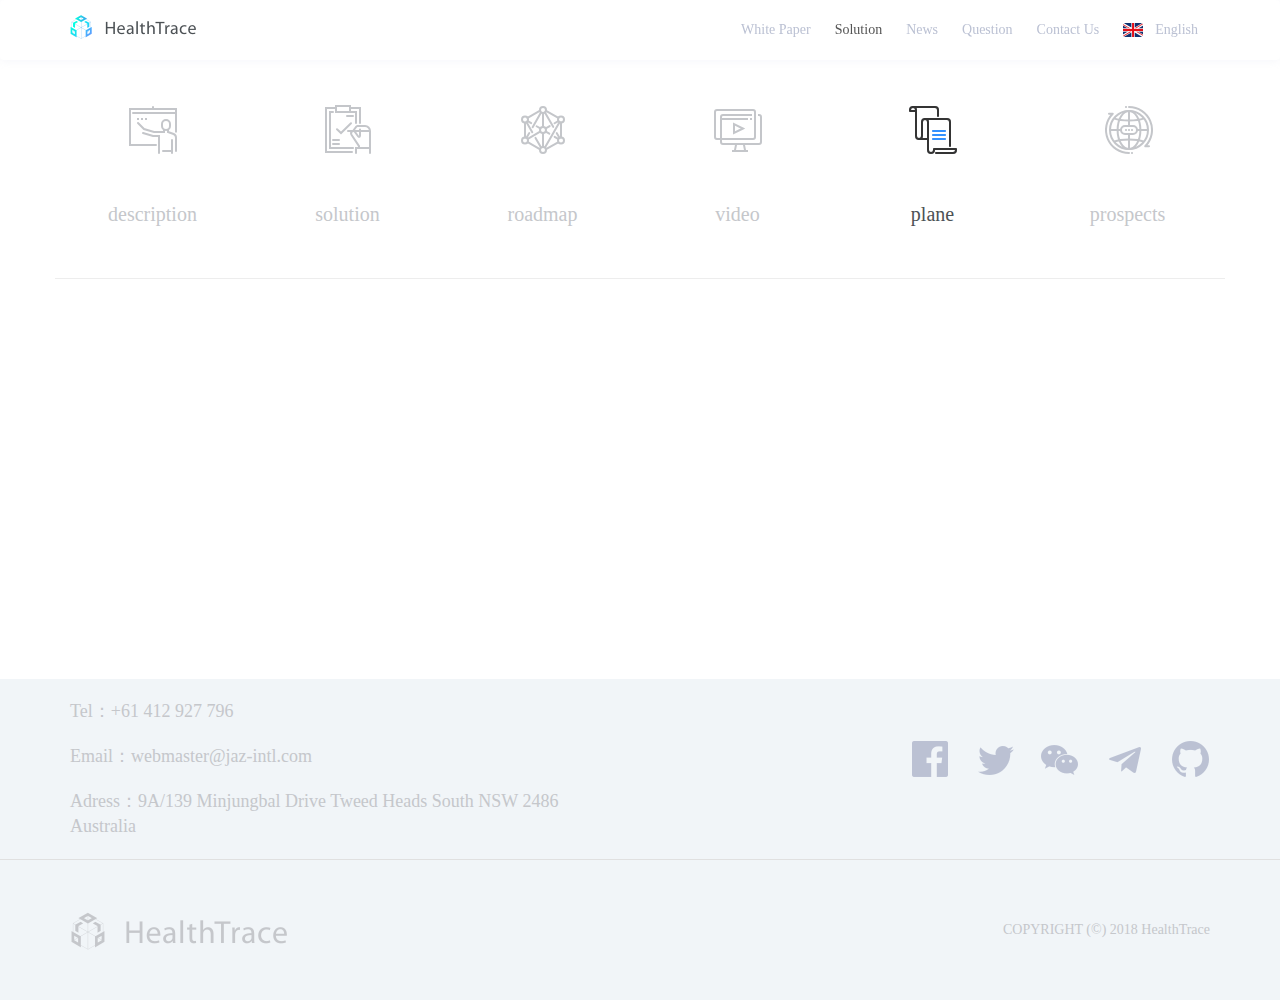
<file: html/distribute.html>
<!DOCTYPE html>
<html lang="en">
<head>
    <meta charset="UTF-8">
    <meta name="viewport" content="width=device-width,initial-scale=1.0,maximum-scale=1.0,minimum-scale=1.0,user-scalable=no" >
    <title></title>
    <link rel="icon" type="image/x-icon" href="../images/favicon.ico">
    <link rel="stylesheet" href="../lib/bootstrap/css/bootstrap.min.css"/>
    <link rel="stylesheet" href="../css/style.css">
    <link rel="stylesheet" href="../css/styles.css">
    <link rel="stylesheet" href="../css/media.css">
    <script src="../bodymovin/lottie.min.js"></script>
    <script src="../lib/jquery/jquery-2.2.4.min.js"></script>
    <script src="../js/tabs.js"></script>
    <script src="../lib/bootstrap/js/bootstrap.min.js"></script>

    <script src="../lib/jquery.localize.js" type="text/javascript"></script>
    <script src="../js/language_cookie_other.js" type="text/javascript"></script>
    <script src="../js/switchLan.js" type="text/javascript"></script>
    <script src="../js/echarts.simple.min.js" type="text/javascript"></script>
</head>
<script>
    setTitle("distribute")
</script>
<body>
<div class="navbar navbar-default">
    <div class="container">
        <div class="navbar-header">
            <button type="button" class="navbar-toggle" data-toggle="collapse" data-target="#coll3">
                <span class="icon-bar"></span>
                <span class="icon-bar"></span>
                <span class="icon-bar"></span>
            </button>
            <a href="../index.html" class="navbar-brand">
                <img src="../images/logo_header_other@2x.png"/>
            </a>
        </div>
        <div class="collapse navbar-collapse" id="coll3">
            <ul class="nav navbar-nav navbar-right">
                <li><a target="_blank" href="../whitePaper/htc-whitePaper-zh.pdf" data-localize="nav.menu1">白皮书</a></li>
                <li class="active"><a href="../html/solution.html"  data-localize="nav.menu2">解决方案</a></li>
                <li><a href="../html/news.html"  data-localize="nav.menu3">新闻</a></li>
                <li><a href="../html/qa.html"  data-localize="nav.menu4">常见问题</a></li>
                <li><a href="../html/contractUs.html"  data-localize="nav.menu5">联系我们</a></li>
                <li class="language">
                    <img src="../images/icon_flag_china@2x.png" data-localize="nav.icon_other"/><a href="#"  data-localize="nav.menu6">简体中文</a>
                    <ul>
                        <li class="zh"><img src="../images/icon_flag_china@2x.png"/><a>简体中文</a></li>
                        <li class="en"><img src="../images/icon_flag_eng@2x.png"/><a>English</a></li>
                        <li class="jp"><img src="../images/icon_flag_Jap@2x.png"/><a>日本語</a></li>
                    </ul>
                </li>
            </ul>
        </div>
    </div>
</div>

<div class="tabs container head-top">
    <div class="row">
        <div class="item col-lg-2 col-sm-4 col-xs-6">
            <a href="description.html" class="img" id="bodymovin1"></a>
            <span class="text" data-localize="tabs.item1">项目描述</span>
        </div>

        <div class="item col-lg-2 col-sm-4 col-xs-6">
            <a href="solution.html" class="img" id="bodymovin2"></a>
            <span class="text" data-localize="tabs.item2">行业解决方案</span>
        </div>
        <div class="item col-lg-2 col-sm-4 col-xs-6">
            <a href="roadmap.html" class="img" id="bodymovin3"></a>
            <span class="text" data-localize="tabs.item3">技术路线</span>
        </div>
        <div class="item col-lg-2 col-sm-4 col-xs-6">
            <a href="video.html" class="img" id="bodymovin4"></a>
            <span class="text" data-localize="tabs.item4">小视频</span>
        </div>
        <div class="item col-lg-2 col-sm-4 col-xs-6">
            <a href="distribute.html" class="img" id="bodymovin5"></a>
            <span class="text active" data-localize="tabs.item5">分配计划</span>
        </div>
        <div class="item col-lg-2 col-sm-4 col-xs-6">
            <a href="prospects.html" class="img" id="bodymovin6"></a>
            <span class="text" data-localize="tabs.item6">发展前景</span>
        </div>
    </div>
</div>

<div id="solutionBlock container">
    <div style="width: 100%;height: 400px;" id="distributeChart"></div>
</div>


<script type="text/javascript">
    // 基于准备好的dom，初始化echarts实例
    var myChart = echarts.init(document.getElementById('distributeChart'));
    var data;
    if (getCookie(name) === "zh") {
        data = [
            {
                name: "流通发行(45%)",
                value: 45
            },
            {
                name: "业内人士天使轮(15%)",
                value: 15
            },
            {
                name: "营销推广(20%)",
                value: 20
            },
            {
                name: "创始团队早起持有(20%)",
                value: 20
            }
        ];
    }
    if (getCookie(name) === "en"||getCookie(name) === "jp") {
        data = [
            {
                name: "Circulation distribution(45%)",
                value: 45
            },
            {
                name: "Insider Angel Wheel(15%)",
                value: 15
            },
            {
                name: "Marketing(20%)",
                value: 20
            },
            {
                name: "The founding team holds(20%)",
                value: 20
            }
        ];
    }
    option = {
        series: [
            {
                type: 'pie',
                radius: '55%',
                center: ['50%', '40%'],
                data: data,
                itemStyle: {
                    emphasis: {
                        shadowBlur: 10,
                        shadowOffsetX: 0,
                        shadowColor: 'rgba(0, 0, 0, 0.5)'
                    }
                }
            }
        ]
    };
    // 使用刚指定的配置项和数据显示图表。
    myChart.setOption(option);
</script>

<div class="footer">
    <div class="contact container">
        <div class="row">
            <div class="left col-sm-6 col-xs-12">
                <p data-localize="contact.phone">电话：+61 412 927 796</p>
                <p data-localize="contact.email">邮箱：webmaster@jaz-intl.com</p>
                <p data-localize="contact.adress">地址：9A/139 Minjungbal Drive Tweed Heads South NSW 2486 Australia</p>
            </div>
            <div class="right col-sm-6 col-xs-12">
                <p>
                    <a class="facebook"></a>
                    <a class="twitter"></a>
                    <a class="wechat"></a>
                    <a class="telegram"></a>
                    <a target="_blank" href="https://github.com/HealthTrace" class="github"></a>
                </p>
            </div>
        </div>
    </div>
    <div class="divide"></div>
    <div class="copyright container">
        <div class="logoBottom"><img src="../images/logo_bottom@2x.png"></div>
        <p>COPYRIGHT (©) 2018 HealthTrace</p>
    </div>
</div>
<script>
    $(document).ready(function () {
        rendAnimate(5);
        $(".case-box .item").mouseover(function () {
            $(this).children(".hover").stop().fadeIn(300);
        });
        $(".case-box .item").mouseout(function () {
            $(this).children(".hover").stop().fadeOut(300);
        });
    })
</script>
</body>
</html>
</file>
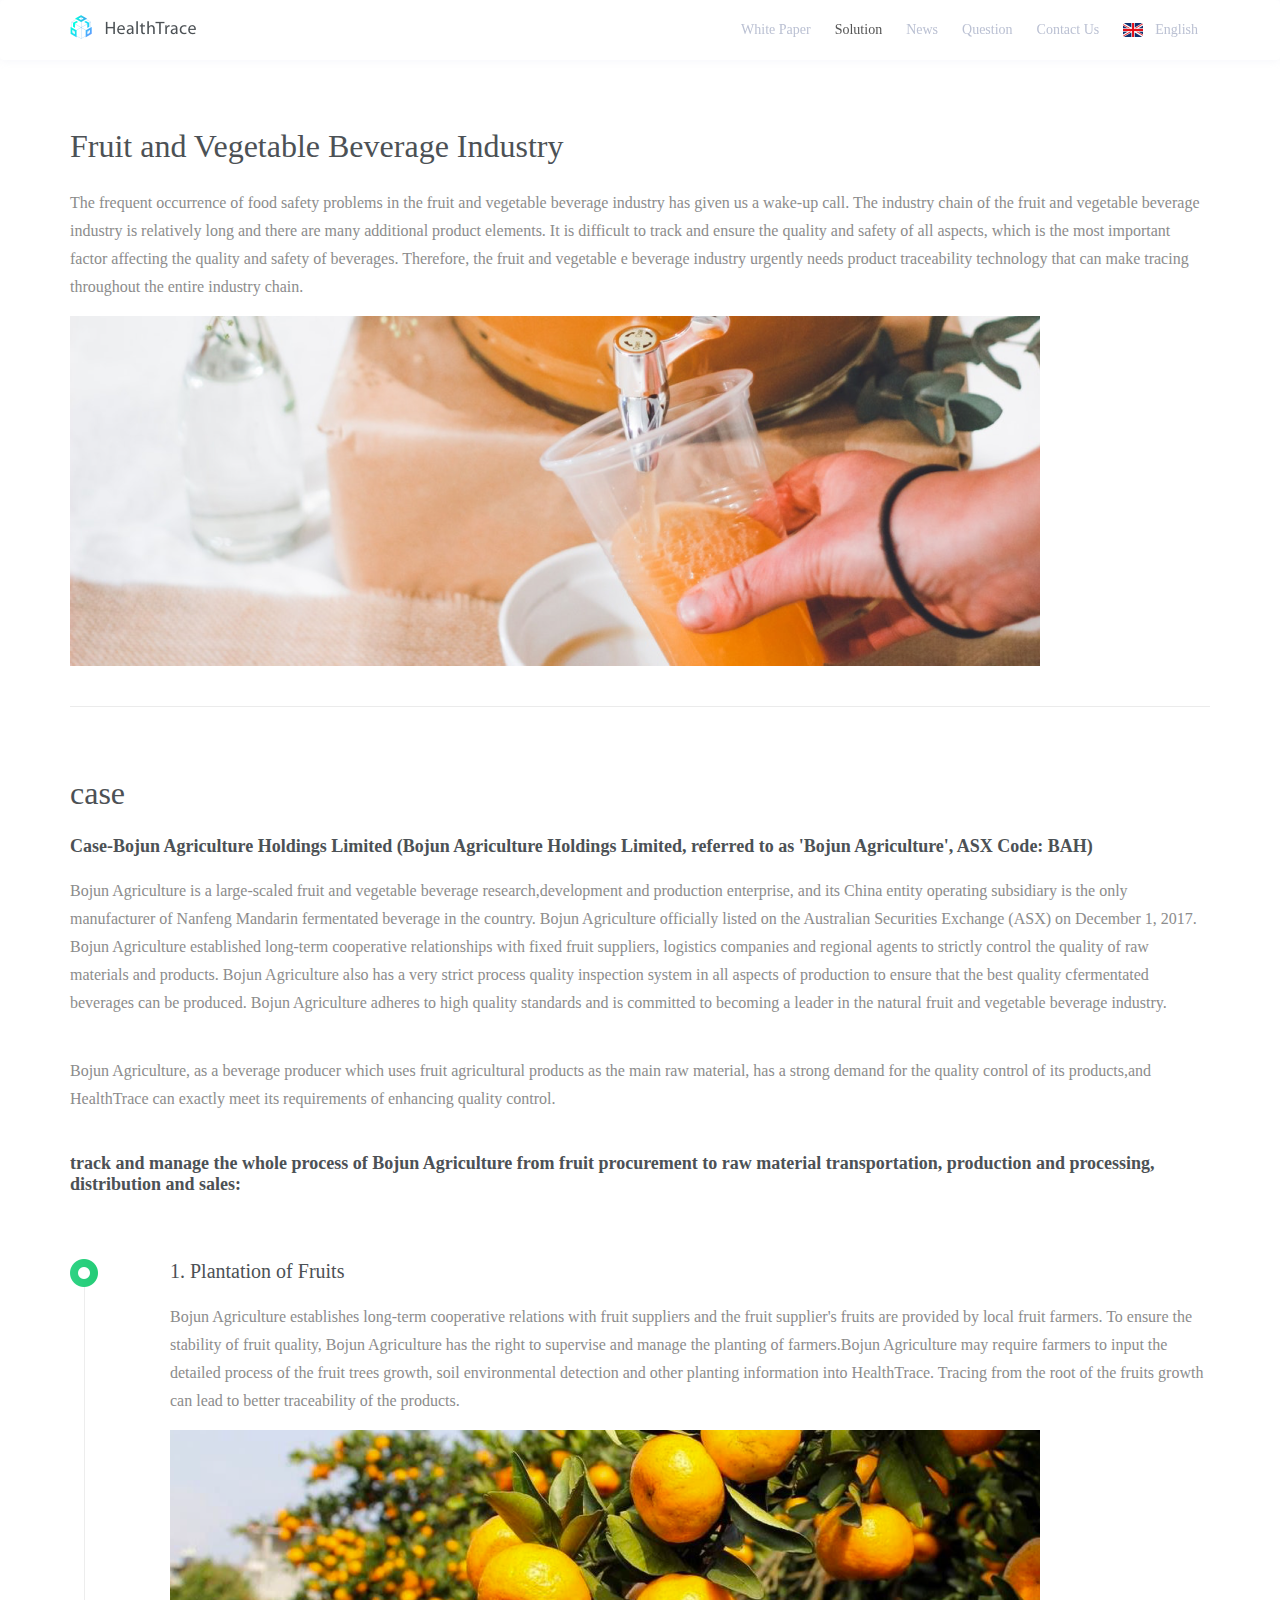
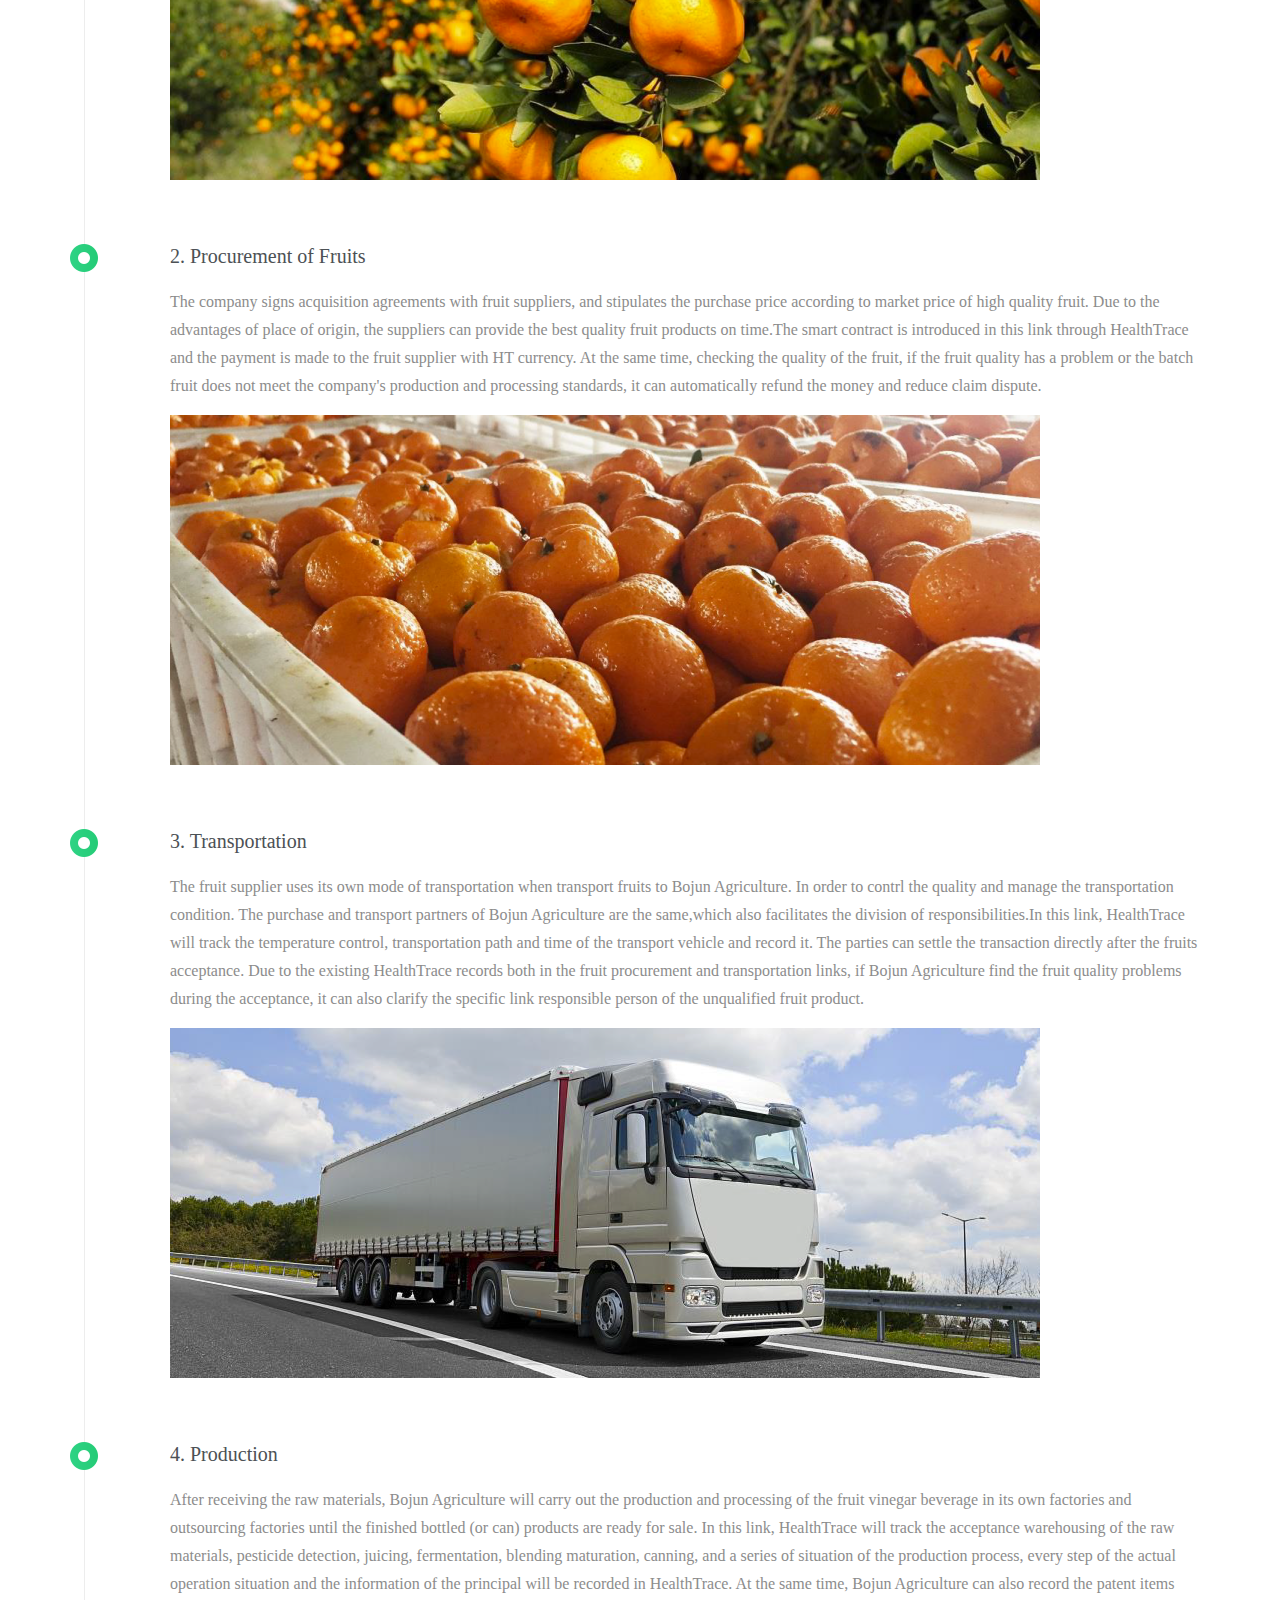
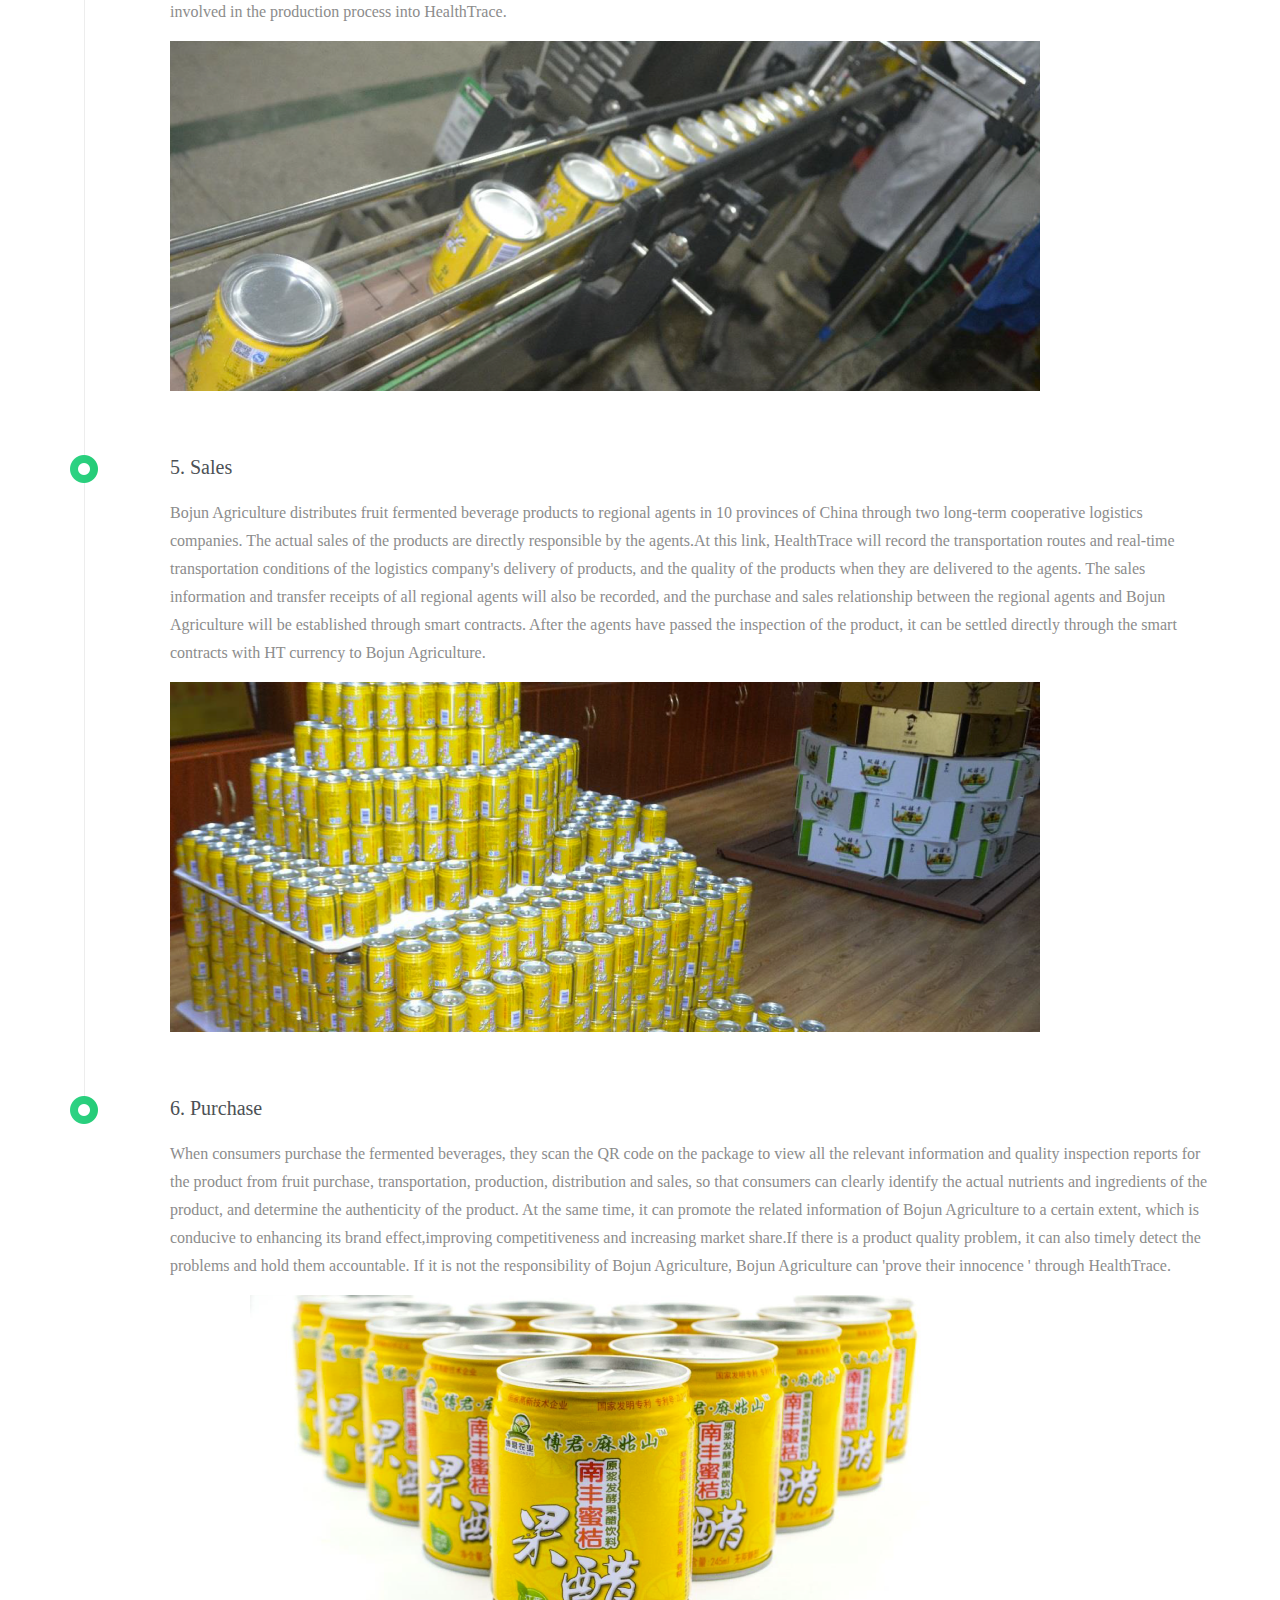
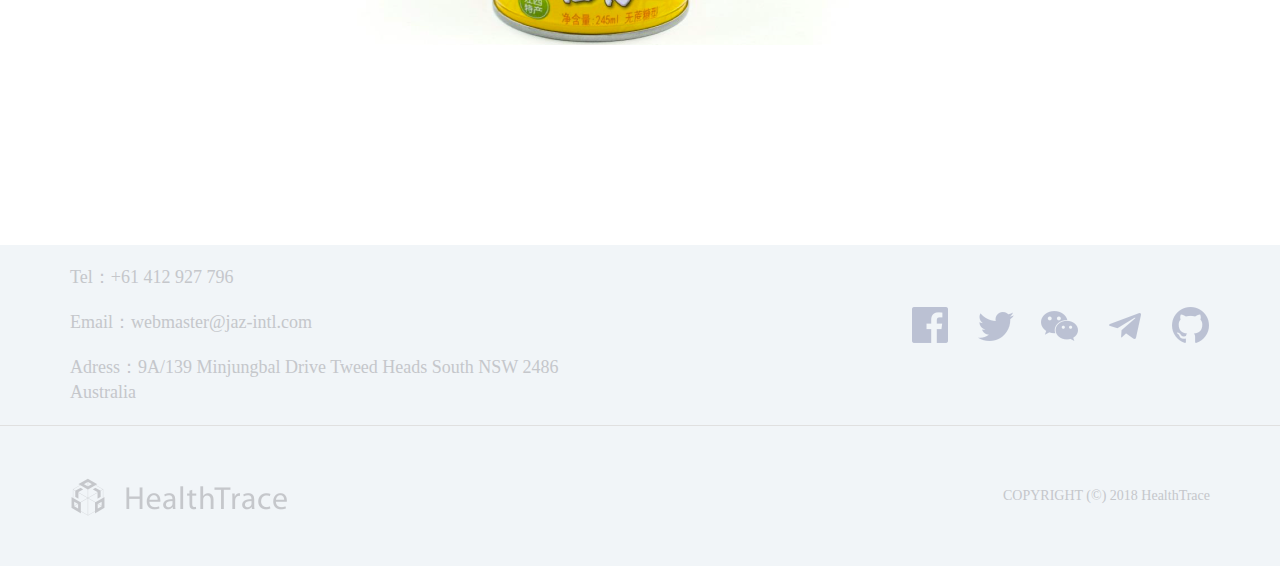
<file: html/fruit.html>
<!DOCTYPE html>
<html lang="en">
<head>
    <meta charset="UTF-8">
    <meta name="viewport" content="width=device-width,initial-scale=1.0,maximum-scale=1.0,minimum-scale=1.0,user-scalable=no" >
    <title></title>
    <link rel="icon" type="image/x-icon" href="../images/favicon.ico">
    <link rel="stylesheet" href="../lib/bootstrap/css/bootstrap.min.css"/>
    <link rel="stylesheet" href="../css/style.css">
    <link rel="stylesheet" href="../css/styles.css">
    <link rel="stylesheet" href="../css/media.css">
    <script src="../lib/jquery/jquery-2.2.4.min.js"></script>
    <script src="../lib/jquery.localize.js" type="text/javascript"></script>
    <script src="../lib/bootstrap/js/bootstrap.min.js"></script>
    <script src="../js/language_cookie_other.js" type="text/javascript"></script>
    <script src="../js/switchLan.js" type="text/javascript"></script>
</head>
<script>
    setTitle("fruit")
</script>
<body>
<div class="navbar navbar-default">
    <div class="container">
        <div class="navbar-header">
            <button type="button" class="navbar-toggle" data-toggle="collapse" data-target="#coll3">
                <span class="icon-bar"></span>
                <span class="icon-bar"></span>
                <span class="icon-bar"></span>
            </button>
            <a href="../index.html" class="navbar-brand">
                <img src="../images/logo_header_other@2x.png"/>
            </a>
        </div>
        <div class="collapse navbar-collapse" id="coll3">
            <ul class="nav navbar-nav navbar-right">
                <li><a target="_blank" href="../whitePaper/htc-whitePaper-zh.pdf" data-localize="nav.menu1">白皮书</a></li>
                <li class="active"><a href="../html/solution.html"  data-localize="nav.menu2">解决方案</a></li>
                <li><a href="../html/news.html"  data-localize="nav.menu3">新闻</a></li>
                <li><a href="../html/qa.html"  data-localize="nav.menu4">常见问题</a></li>
                <li><a href="../html/contractUs.html"  data-localize="nav.menu5">联系我们</a></li>
                <li class="language">
                    <img src="../images/icon_flag_china@2x.png" data-localize="nav.icon_other"/><a href="#"  data-localize="nav.menu6">简体中文</a>
                    <ul>
                        <li class="zh"><img src="../images/icon_flag_china@2x.png"/><a>简体中文</a></li>
                        <li class="en"><img src="../images/icon_flag_eng@2x.png"/><a>English</a></li>
                        <li class="jp"><img src="../images/icon_flag_Jap@2x.png"/><a>日本語</a></li>
                    </ul>
                </li>
            </ul>
        </div>
    </div>
</div>


<div class="originBlock container head-top">
    <div class="desc">
        <div class="title" data-localize="fruitPage.title">果蔬汁饮料供应链溯源</div>
        <p data-localize="fruitPage.summary">果蔬汁饮料行业食品安全问题的频频发生给我们敲响了警钟。果蔬汁饮料行业的产业链较长，产品添加元素较多，难以跟踪保证所有环节的质量安全，这是 影响饮料质量与安全的最主要因素。因此，果蔬汁饮料行业急需可全产业链跟踪 的产品溯源技术。</p>
        <img src="../images/pic_milkdetail_head@2x.png"/>
    </div>
    <div class="case">
        <div class="title" data-localize="fruitPage.case.title">案例</div>
        <div class="secTitle" data-localize="fruitPage.case.secTitle1">Bojun Agriculture Holdings Limited(博君农业控股有限公司，简称 “博君农业“，ASX 代码:BAH)</div>
        <p data-localize="fruitPage.case.info">博君农业是一家大型的果蔬汁类饮料研发与生产企业，其中国实体运营子公 司是全国唯一的南丰蜜桔果醋生产商。博君农业于 2017 年 12 月 1 日在澳大利亚 证券交易所(ASX)正式挂牌。博君农业通过与固定的水果供应商、物流公司、 区域代理商建立长期的合作关系，严格控制原材料和产品的质量。博君农业在生 产各环节也有非常严格的流程化质量检测制度，以确保在各方面配合下能够生产出最优质的果醋饮料。博君农业坚持以高品质的标准，致力于成为天然果蔬汁饮 料行业的领军企业。</p>
        <p data-localize="fruitPage.case.info1"> 博君农业作为以水果农产品为主要原料的饮料生产商，对其产品的质量控制 有非常强烈的诉求，HealthTrace 刚好可以满足其增强质量把控的需求。</p>
        <div class="secTitle" data-localize="fruitPage.case.secTitle2">将博君农业从水果采购到原材料运输、生产加工、配送销售的全过程进行追踪管理：</div>
        <div class="list">
            <div class="item">
                <div class="name" data-localize="fruitPage.item1.title">1.水果种植环节</div>
                <div class="info" data-localize="fruitPage.item1.des">博君农业与果品供应商建立长期合作关系，果品供应商的水果货源由当地的 水果种植农户提供。为保障水果质量的稳定，博君农业有权对农户的种植进行监 督和管理。 博君农业可要求农户将果树生长的详细过程、土壤环境检测等种植信息录入 到 HealthTrace 中。从水果生长根源开始进行跟踪，可以更好地进行产品溯源。</div>
                <div><img src="../images/pic_milkdetail_1@2x.png"/></div>
            </div>
            <div class="item">
                <div class="name" data-localize="fruitPage.item2.title">2.水果采购环节</div>
                <div class="info" data-localize="fruitPage.item2.des">公司与果品供应商签订收购协议，按照高品质果品的市场价格约定采购价格。 由于地处于原产地的优势，可以确保供应商按时足量的提供最佳质量的果品。 通过 HealthTrace 在此环节引入智能合约，用 HT 币向果品供应商支付货款同时检验水果品质情况，如果水果品质出现问题或该批次水果不符合公司生产加工条件，则可以自动退还款项，减免索赔纠纷。</div>
                <div><img src="../images/pic_milkdetail_2@2x.png"/></div>
            </div>
            <div class="item">
                <div class="name" data-localize="fruitPage.item3.title">3.运输环节</div>
                <div class="info" data-localize="fruitPage.item3.des">果品供应商向博君农业运输水果时采用自有运输方式，以便于质量把控和运输条件管理。博君农业的采购与运输合作方为同一商家，也便于责任划分。 在此环节，HealthTrace 会跟踪检测运输车辆的温度控制、运输路径及时间并 进行记录，在水果验收结束后双方可直接进行交易结算。由于在水果采购和运输 环节都有 HealthTrace 的记录，如果博君农业在验收时发现水果品质出现问题，也能明确果品不合格情况发生的具体环节责任人。</div>
                <div><img src="../images/pic_milkdetail_3@2x.png"/></div>
            </div>
            <div class="item">
                <div class="name" data-localize="fruitPage.item4.title">4.生产环节</div>
                <div class="info" data-localize="fruitPage.item4.des">博君农业验收原材料后将在自有工厂和外包工厂分别进行果醋饮料的生产 加工，直至成品装瓶(或罐)待售。 在此环节，HealthTrace 将跟踪原材料验收入库、农药检测、榨汁、发酵、调 配、陈酿、装罐等一系列生产流程的生产情况，将每一步骤的实际操作情况和负 责人信息都会被记录到 HealthTrace 上。同时博君农业也可以将生产过程中所涉 及到的专利项目使用记录到 HealthTrace 上。</div>
                <div><img src="../images/pic_milkdetail_4@2x.png"/></div>
            </div>
            <div class="item">
                <div class="name" data-localize="fruitPage.item5.title">5.销售环节</div>
                <div class="info" data-localize="fruitPage.item5.des">博君农业通过两家长期合作的物流公司向国内 10 个省份的区域代理商配送 果醋饮料产品。产品的实际销售由各代理商直接负责。 在此环节，HealthTrace 将实时记录物流公司配送产品时的运输路径和实时 运输条件，以及产品送达代理商时的质量情况。各区域代理商的销售信息和交接 凭证也同样会被记录在案，并通过智能合约与博君农业建立购销关系。在代理商 检验产品合格后，可直接通过智能合约以 HT 币向博君农业进行结算。</div>
                <div><img src="../images/pic_milkdetail_5@2x.png"/></div>
            </div>
            <div class="item">
                <div class="name" data-localize="fruitPage.item6.title">6.购买环节</div>
                <div class="info" data-localize="fruitPage.item6.des">消费者在购买果醋饮料时，扫描包装上的二维码，可以查看该产品从水果采购、运输、生产、配送、销售的全部相关信息和质检报告等内容，方便消费者明 确该产品的实际营养成分和配料，判断产品的真伪。同时能够对博君农业的相关信息进行一定程度的宣传，有利于提高其品牌效应，提高竞争力，增加市场份额。 如果发生产品质量问题，也可以及时发现产生问题的环节进行追责，倘若不是博君农业的责任，博君农业也可以通过 HealthTrace“自证清白”。</div>
                <div><img src="../images/pic_milkdetail_6@2x.png"/></div>
            </div>
        </div>
    </div>
</div>

<div class="footer">
    <div class="contact container">
        <div class="row">
            <div class="left col-sm-6 col-xs-12">
                <p data-localize="contact.phone">电话：+61 412 927 796</p>
                <p data-localize="contact.email">邮箱：webmaster@jaz-intl.com</p>
                <p data-localize="contact.adress">地址：9A/139 Minjungbal Drive Tweed Heads South NSW 2486 Australia</p>
            </div>
            <div class="right col-sm-6 col-xs-12">
                <p>
                    <a class="facebook"></a>
                    <a class="twitter"></a>
                    <a class="wechat"></a>
                    <a class="telegram"></a>
                    <a target="_blank" href="https://github.com/HealthTrace" class="github"></a>
                </p>
            </div>
        </div>
    </div>
    <div class="divide"></div>
    <div class="copyright container">
        <div class="logoBottom"><img src="../images/logo_bottom@2x.png"></div>
        <p>COPYRIGHT (©) 2018 HealthTrace</p>
    </div>
</div>
</body>
</html>
</file>
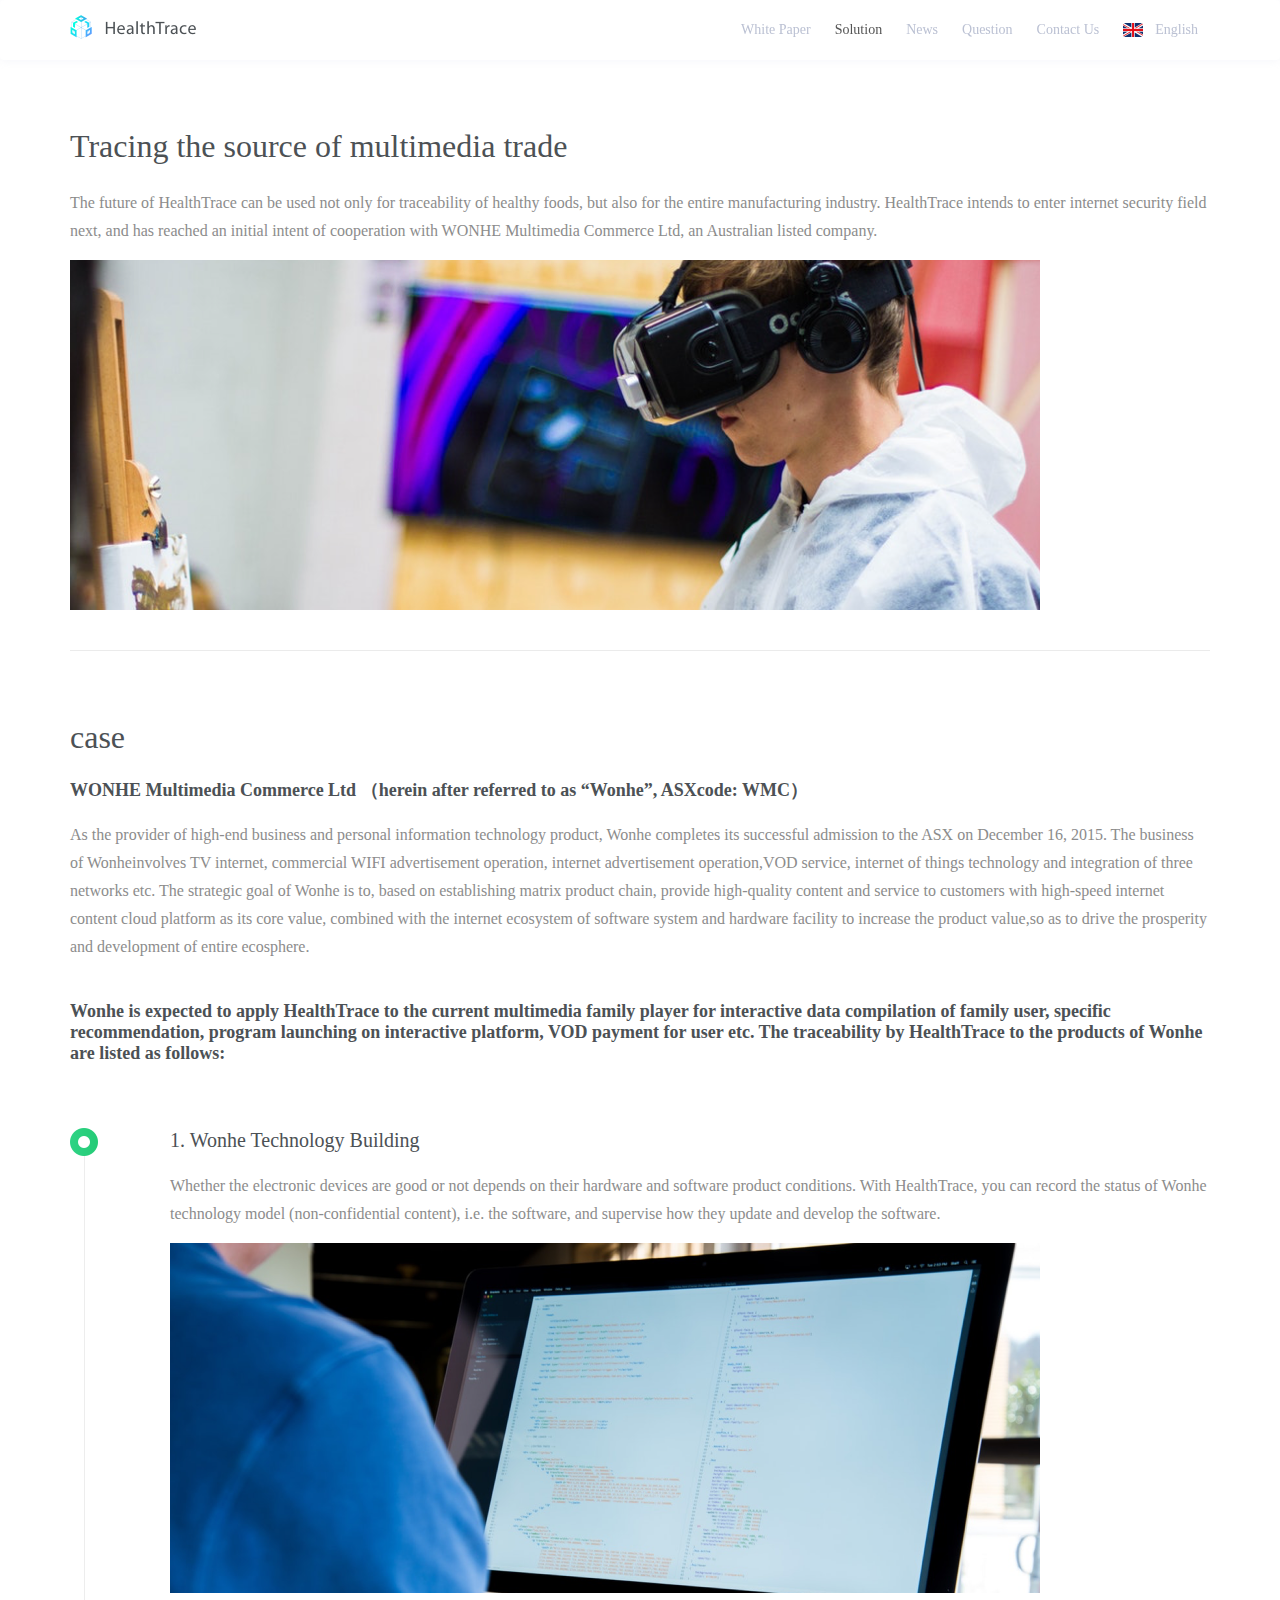
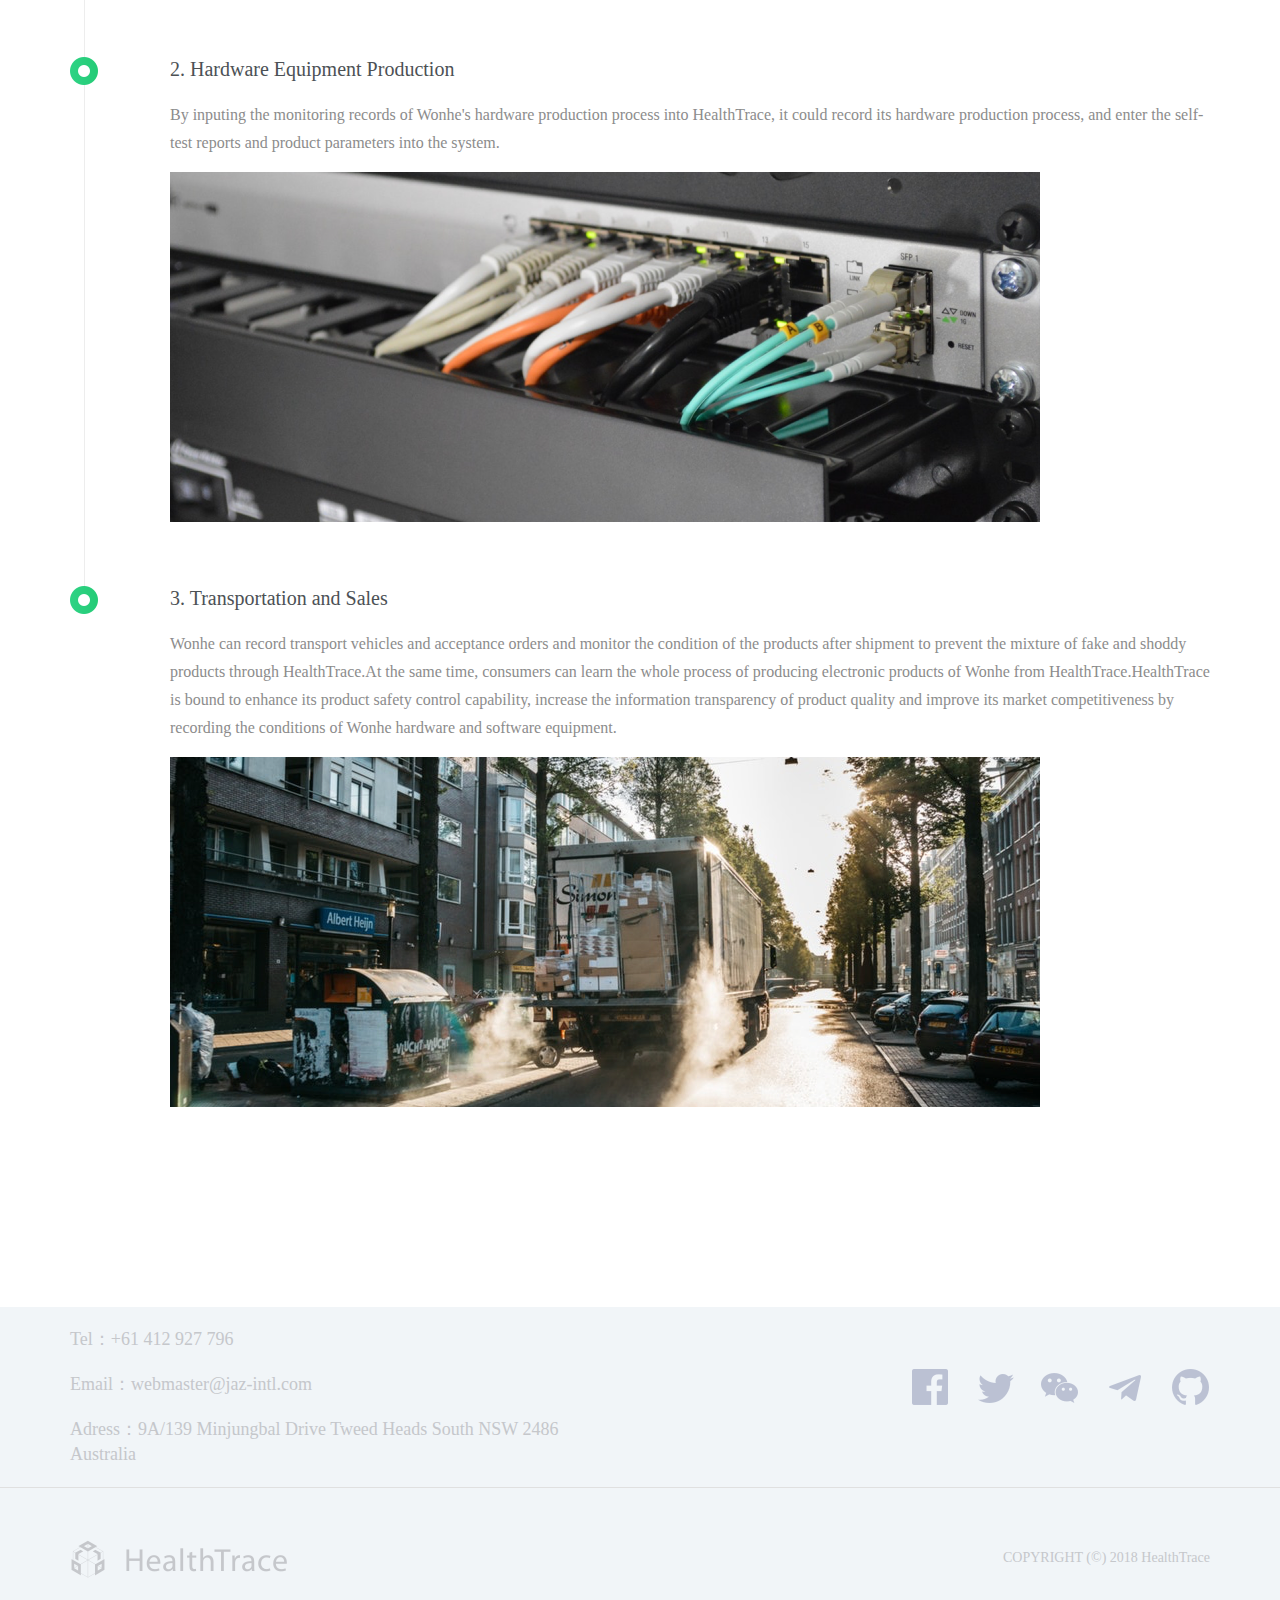
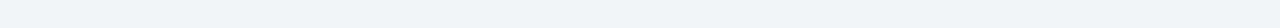
<file: html/mediaTrade.html>
<!DOCTYPE html>
<html lang="en">
<head>
    <meta charset="UTF-8">
    <meta name="viewport" content="width=device-width,initial-scale=1.0,maximum-scale=1.0,minimum-scale=1.0,user-scalable=no" >
    <title></title>
    <link rel="icon" type="image/x-icon" href="../images/favicon.ico">
    <link rel="stylesheet" href="../lib/bootstrap/css/bootstrap.min.css"/>
    <link rel="stylesheet" href="../css/style.css">
    <link rel="stylesheet" href="../css/styles.css">
    <link rel="stylesheet" href="../css/media.css">
    <script src="../lib/jquery/jquery-2.2.4.min.js"></script>
    <script src="../lib/jquery.localize.js" type="text/javascript"></script>
    <script src="../lib/bootstrap/js/bootstrap.min.js"></script>
    <script src="../js/language_cookie_other.js" type="text/javascript"></script>
    <script src="../js/switchLan.js" type="text/javascript"></script>
</head>
<script>
    setTitle("mediaTrade")
</script>
<body>
<div class="navbar navbar-default">
    <div class="container">
        <div class="navbar-header">
            <button type="button" class="navbar-toggle" data-toggle="collapse" data-target="#coll3">
                <span class="icon-bar"></span>
                <span class="icon-bar"></span>
                <span class="icon-bar"></span>
            </button>
            <a href="../index.html" class="navbar-brand">
                <img src="../images/logo_header_other@2x.png"/>
            </a>
        </div>
        <div class="collapse navbar-collapse" id="coll3">
            <ul class="nav navbar-nav navbar-right">
                <li><a target="_blank" href="../whitePaper/htc-whitePaper-zh.pdf" data-localize="nav.menu1">白皮书</a></li>
                <li class="active"><a href="../html/solution.html"  data-localize="nav.menu2">解决方案</a></li>
                <li><a href="../html/news.html"  data-localize="nav.menu3">新闻</a></li>
                <li><a href="../html/qa.html"  data-localize="nav.menu4">常见问题</a></li>
                <li><a href="../html/contractUs.html"  data-localize="nav.menu5">联系我们</a></li>
                <li class="language">
                    <img src="../images/icon_flag_china@2x.png" data-localize="nav.icon_other"/><a href="#"  data-localize="nav.menu6">简体中文</a>
                    <ul>
                        <li class="zh"><img src="../images/icon_flag_china@2x.png"/><a>简体中文</a></li>
                        <li class="en"><img src="../images/icon_flag_eng@2x.png"/><a>English</a></li>
                        <li class="jp"><img src="../images/icon_flag_Jap@2x.png"/><a>日本語</a></li>
                    </ul>
                </li>
            </ul>
        </div>
    </div>
</div>

<div class="originBlock container head-top">
    <div class="desc">
        <div class="title" data-localize="mediaPage.title">多媒体商贸溯源</div>
        <p data-localize="mediaPage.summary">HealthTrace未来不仅可用于健康食品的溯源追踪，其适用范围涵盖整个制造业。HealthTrace下一步计划进军网络安全领域，其中澳洲上市公司WONHE Multimedia Commerce Ltd已有初步合作意向。</p>
        <img src="../images/pic_mediadetail_head@2x.png"/>
    </div>
    <div class="case">
        <div class="title" data-localize="mediaPage.case.title">案例</div>
        <div class="secTitle" data-localize="mediaPage.case.secTitle1">WONHE Multimedia Commerce Ltd（网合多媒体商贸有限公司，简称"网合"，ASX代码：WMC）</div>
        <p data-localize="mediaPage.case.info">网合作为高端商务和个人信息技术产品的提供商，于2015年12月16日成功登陆澳大利亚证券交易所。网合涉及业务领域包括电视互联网、商业WIFI广告运营、互联网广告运营、视频点播服务、物联网技术以及三网融合综合业务等。网合战略目标为建立以公司矩阵式产品链为基础，以高速互联网内容云平台为价值核心的，结合软件系统和硬件设备的网络生态系统，为消费者提供高质量的内容和服务，产品价值不断提升，继而带动整个生态圈的繁荣和发展。网合预计将HealthTrace运用于公司现有多媒体家庭式播放设备，对家庭用户的交互式数据搜集，互动平台的针对性推荐、节目投放，以及用户点播付费的功能实现等方面。</p>
        <div class="secTitle" data-localize="mediaPage.case.secTitle2">HealthTrace可对网合产品的追踪溯源如下：</div>
        <div class="list">
            <div class="item">
                <div class="name" data-localize="mediaPage.item1.title">1.网合技术搭建环节</div>
                <div class="info" data-localize="mediaPage.item1.des">电子设备的好坏分别在于其软、硬件的产品情况，通过HealthTrace可对网合技术模型（非保密内容）即软件情况进行记录，监督其软件更新开发程度。</div>
                <div><img src="../images/pic_mediadetail_1@2x.png"/></div>
            </div>
            <div class="item">
                <div class="name" data-localize="mediaPage.item2.title">2.硬件设备生产环节</div>
                <div class="info" data-localize="mediaPage.item2.des">通过将网合硬件生产过程的监控记录导入HealthTrace记录其硬件生产过程，并将其出产自检报告、产品参数记录入系统中。
                    电子设备的好坏分别在于其软、硬件的产品情况，通过HealthTrace可对网合技术模型（非保密内容）即软件情况进行记录，监督其软件更新开发程度。
                </div>
                <div><img src="../images/pic_mediadetail_2@2x.png"/></div>
            </div>
            <div class="item">
                <div class="name" data-localize="mediaPage.item3.title">3.运输及销售环节</div>
                <div class="info" data-localize="mediaPage.item3.des">网合可以通过HealthTrace对运输车辆及验收单进行记录，对其出厂后的产品情况进行监控，防止假冒伪劣产品的混入。同时消费者可以通过HealthTrace了解到网合电子产品从无到有的全过程。 HealthTrace通过对网合软硬件设备等情况的记录，势必会增强其产品安全性控制能力，增加产品质量信息透明度，提高市场竞争力。</div>
                <div><img src="../images/pic_mediadetail_3@2x.png"/></div>
            </div>
        </div>
    </div>
</div>


<div class="footer">
    <div class="contact container">
        <div class="row">
            <div class="left col-sm-6 col-xs-12">
                <p data-localize="contact.phone">电话：+61 412 927 796</p>
                <p data-localize="contact.email">邮箱：webmaster@jaz-intl.com</p>
                <p data-localize="contact.adress">地址：9A/139 Minjungbal Drive Tweed Heads South NSW 2486 Australia</p>
            </div>
            <div class="right col-sm-6 col-xs-12">
                <p>
                    <a class="facebook"></a>
                    <a class="twitter"></a>
                    <a class="wechat"></a>
                    <a class="telegram"></a>
                    <a target="_blank" href="https://github.com/HealthTrace" class="github"></a>
                </p>
            </div>
        </div>
    </div>
    <div class="divide"></div>
    <div class="copyright container">
        <div class="logoBottom"><img src="../images/logo_bottom@2x.png"></div>
        <p>COPYRIGHT (©) 2018 HealthTrace</p>
    </div>
</div>
</body>
</html>
</file>
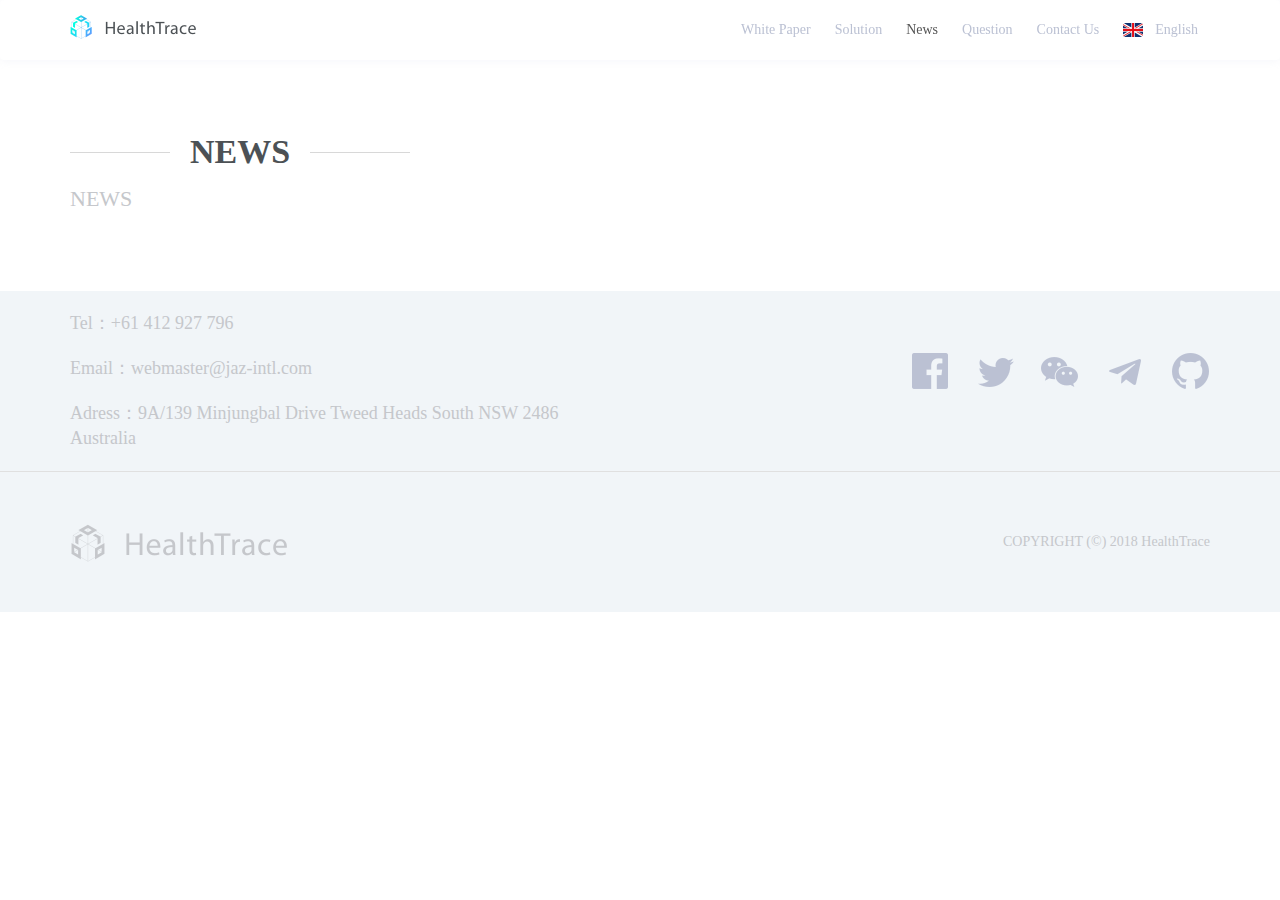
<file: html/news.html>
<!DOCTYPE html>
<html lang="en">
<head>
    <meta charset="UTF-8">
    <meta name="viewport" content="width=device-width,initial-scale=1.0,maximum-scale=1.0,minimum-scale=1.0,user-scalable=no" >
    <title></title>
    <link rel="icon" type="image/x-icon" href="../images/favicon.ico">
    <link rel="stylesheet" href="../lib/bootstrap/css/bootstrap.min.css"/>
    <link rel="stylesheet" href="../css/style.css">
    <link rel="stylesheet" href="../css/styles.css">
    <link rel="stylesheet" href="../css/media.css">
    <script src="../lib/jquery/jquery-2.2.4.min.js"></script>
    <script src="../lib/jquery.localize.js" type="text/javascript"></script>
    <script src="../lib/bootstrap/js/bootstrap.min.js"></script>
    <script src="../js/language_cookie_other.js" type="text/javascript"></script>
    <script src="../js/switchLan.js" type="text/javascript"></script>
</head>
<script>
    setTitle("news")
</script>
<body>
<div class="navbar navbar-default">
    <div class="container">
        <div class="navbar-header">
            <button type="button" class="navbar-toggle" data-toggle="collapse" data-target="#coll3">
                <span class="icon-bar"></span>
                <span class="icon-bar"></span>
                <span class="icon-bar"></span>
            </button>
            <a href="../index.html" class="navbar-brand">
                <img src="../images/logo_header_other@2x.png"/>
            </a>
        </div>
        <div class="collapse navbar-collapse" id="coll3">
            <ul class="nav navbar-nav navbar-right">
                <li><a target="_blank" href="../whitePaper/htc-whitePaper-zh.pdf" data-localize="nav.menu1">白皮书</a></li>
                <li><a href="../html/solution.html"  data-localize="nav.menu2">解决方案</a></li>
                <li class="active"><a href="../html/news.html"  data-localize="nav.menu3">新闻</a></li>
                <li><a href="../html/qa.html"  data-localize="nav.menu4">常见问题</a></li>
                <li><a href="../html/contractUs.html"  data-localize="nav.menu5">联系我们</a></li>
                <li class="language">
                    <img src="../images/icon_flag_china@2x.png" data-localize="nav.icon_other"/><a href="#"  data-localize="nav.menu6">简体中文</a>
                    <ul>
                        <li class="zh"><img src="../images/icon_flag_china@2x.png"/><a>简体中文</a></li>
                        <li class="en"><img src="../images/icon_flag_eng@2x.png"/><a>English</a></li>
                        <li class="jp"><img src="../images/icon_flag_Jap@2x.png"/><a>日本語</a></li>
                    </ul>
                </li>
            </ul>
        </div>
    </div>
</div>


<div class="news solutionBlock container head-top">
    <div class="title" style="padding-top: 64px">
        <h3 data-localize="news.title">新闻</h3>
        <div class="sec-title" data-localize="news.secTitle">NEWS</div>
    </div>
    <ul class="news-list">
    </ul>
</div>

<div id="hideNews" style="display: none">
    <ul>
        <li>
            <h5></h5>
            <h6></h6>
            <p></p>
            <a href="" data-localize="news.view">查看报道</a>
        </li>
    </ul>
</div>

<div class="footer">
    <div class="contact container">
        <div class="row">
            <div class="left col-sm-6 col-xs-12">
                <p data-localize="contact.phone">电话：+61 412 927 796</p>
                <p data-localize="contact.email">邮箱：webmaster@jaz-intl.com</p>
                <p data-localize="contact.adress">地址：9A/139 Minjungbal Drive Tweed Heads South NSW 2486 Australia</p>
            </div>
            <div class="right col-sm-6 col-xs-12">
                <p>
                    <a class="facebook"></a>
                    <a class="twitter"></a>
                    <a class="wechat"></a>
                    <a class="telegram"></a>
                    <a target="_blank" href="https://github.com/HealthTrace" class="github"></a>
                </p>
            </div>
        </div>
    </div>
    <div class="divide"></div>
    <div class="copyright container">
        <div class="logoBottom"><img src="../images/logo_bottom@2x.png"></div>
        <p>COPYRIGHT (©) 2018 HealthTrace</p>
    </div>
</div>
</body>
<script>
    $(document).ready(function () {
        var newsList = $('.news-list');
        var language = getCookie(name); //获取语言
        var page = 1;

        $.get("http://www.healthtracechain.com:3000/newsInterface/list?language=" + language, function (res) {
            var data = res.data;
            newsList.html(generateNews(data));
        });

        /**
         * 构造新闻
         * @param data
         */
        function generateNews(data) {
            var result = '';
            var template = $('#hideNews').find('ul');
            data.forEach(function (value) {
                template.find('h5').html(value.title);
                template.find('h6').html(value.realtime);
                template.find('p').html(value.draft);
                template.find('a').attr('href', 'newsDetail.html?id=' + value.id);
                result += template.html();
            });
            return result;
        }
    })
</script>
</html>
</file>
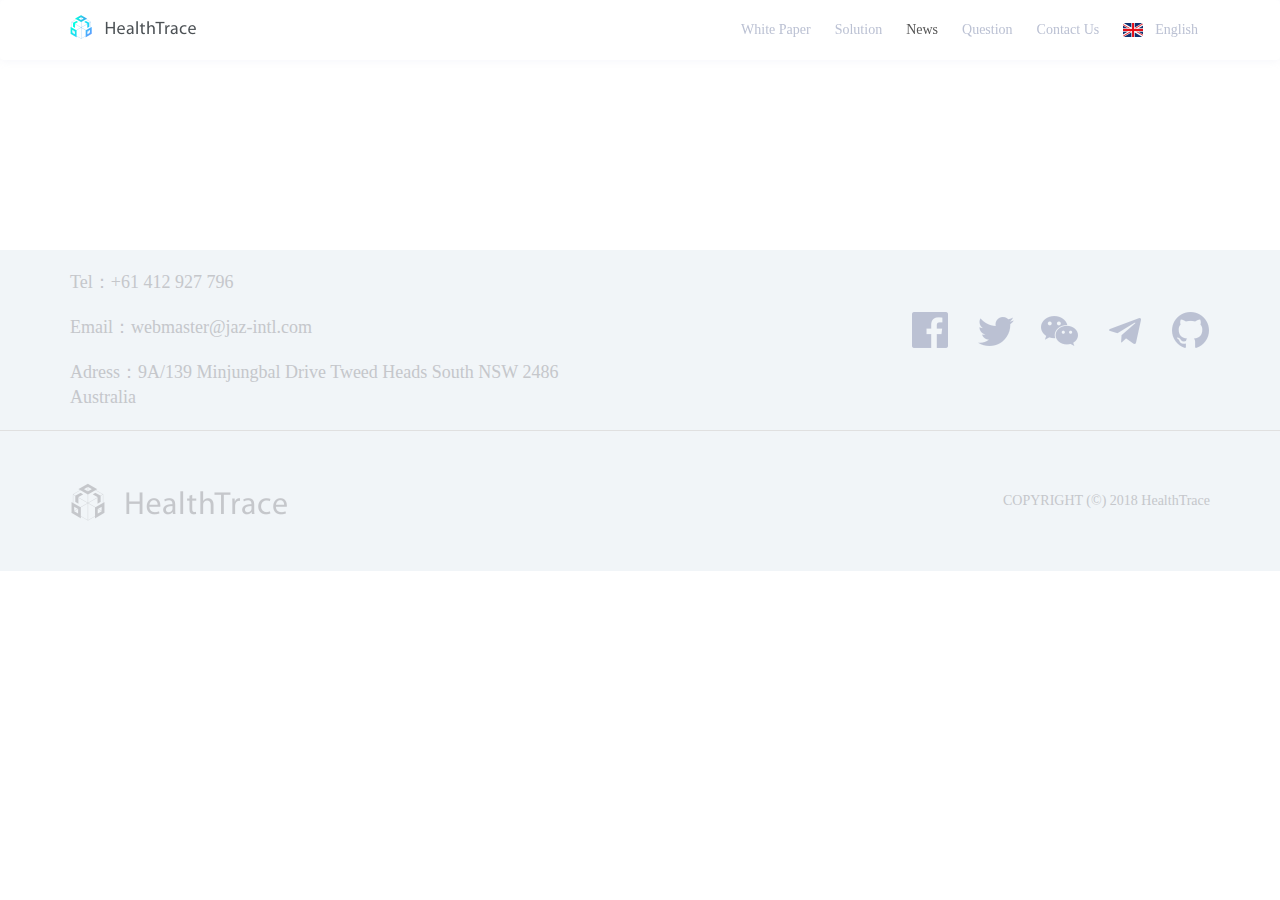
<file: html/newsDetail.html>
<!DOCTYPE html>
<html lang="en">
<head>
    <meta charset="UTF-8">
    <meta name="viewport" content="width=device-width,initial-scale=1.0,maximum-scale=1.0,minimum-scale=1.0,user-scalable=no" >
    <title></title>
    <link rel="icon" type="image/x-icon" href="../images/favicon.ico">
    <link rel="stylesheet" href="../lib/bootstrap/css/bootstrap.min.css"/>
    <link rel="stylesheet" href="../css/style.css">
    <link rel="stylesheet" href="../css/styles.css">
    <link rel="stylesheet" href="../css/media.css">
    <script src="../lib/jquery/jquery-2.2.4.min.js"></script>
    <script src="../lib/jquery.localize.js" type="text/javascript"></script>
    <script src="../lib/bootstrap/js/bootstrap.min.js"></script>
    <script src="../js/language_cookie_other.js" type="text/javascript"></script>
    <script src="../js/switchLan.js" type="text/javascript"></script>
</head>
<body>
<div class="navbar navbar-default">
    <div class="container">
        <div class="navbar-header">
            <button type="button" class="navbar-toggle" data-toggle="collapse" data-target="#coll3">
                <span class="icon-bar"></span>
                <span class="icon-bar"></span>
                <span class="icon-bar"></span>
            </button>
            <a href="../index.html" class="navbar-brand">
                <img src="../images/logo_header_other@2x.png"/>
            </a>
        </div>
        <div class="collapse navbar-collapse" id="coll3">
            <ul class="nav navbar-nav navbar-right">
                <li><a target="_blank" href="../whitePaper/htc-whitePaper-zh.pdf" data-localize="nav.menu1">白皮书</a></li>
                <li><a href="../html/solution.html"  data-localize="nav.menu2">解决方案</a></li>
                <li class="active"><a href="../html/news.html"  data-localize="nav.menu3">新闻</a></li>
                <li><a href="../html/qa.html"  data-localize="nav.menu4">常见问题</a></li>
                <li><a href="../html/contractUs.html"  data-localize="nav.menu5">联系我们</a></li>
                <li class="language">
                    <img src="../images/icon_flag_china@2x.png" data-localize="nav.icon_other"/><a href="#"  data-localize="nav.menu6">简体中文</a>
                    <ul>
                        <li class="zh"><img src="../images/icon_flag_china@2x.png"/><a>简体中文</a></li>
                        <li class="en"><img src="../images/icon_flag_eng@2x.png"/><a>English</a></li>
                        <li class="jp"><img src="../images/icon_flag_Jap@2x.png"/><a>日本語</a></li>
                    </ul>
                </li>
            </ul>
        </div>
    </div>
</div>

<div class="news-detail container head-top">
    <h5></h5>
    <h6></h6>
    <div class="rich-text">
    </div>
</div>

<div class="footer">
    <div class="contact container">
        <div class="row">
            <div class="left col-sm-6 col-xs-12">
                <p data-localize="contact.phone">电话：+61 412 927 796</p>
                <p data-localize="contact.email">邮箱：webmaster@jaz-intl.com</p>
                <p data-localize="contact.adress">地址：9A/139 Minjungbal Drive Tweed Heads South NSW 2486 Australia</p>
            </div>
            <div class="right col-sm-6 col-xs-12">
                <p>
                    <a class="facebook"></a>
                    <a class="twitter"></a>
                    <a class="wechat"></a>
                    <a class="telegram"></a>
                    <a target="_blank" href="https://github.com/HealthTrace" class="github"></a>
                </p>
            </div>
        </div>
    </div>
    <div class="divide"></div>
    <div class="copyright container">
        <div class="logoBottom"><img src="../images/logo_bottom@2x.png"></div>
        <p>COPYRIGHT (©) 2018 HealthTrace</p>
    </div>
</div>
</body>
<script>
    $(document).ready(function () {
        var newsDetail = $('.news-detail');
        var api = 'http://www.healthtracechain.com:3000/newsInterface/details?id=';

        function getQueryString() {
            var qs = location.search.substr(1), // 获取url中"?"符后的字串
                args = {}, // 保存参数数据的对象
                items = qs.length ? qs.split("&") : [], // 取得每一个参数项,
                item = null,
                len = items.length;

            for (var i = 0; i < len; i++) {
                item = items[i].split("=");
                var name = decodeURIComponent(item[0]),
                    value = decodeURIComponent(item[1]);
                if (name) {
                    args[name] = value;
                }
            }
            return args;
        }

        var qs = getQueryString();
        var id = qs['id'];
        $.ajax({
            type: "get",
            url: api + id,
            async: false,
            dataType: 'JSON',
            success: function (res) {
                console.log(res);
                newsDetail.find('h5').html(res.title);
                document.title = res.title;
                newsDetail.find('h6').html(res.realtime);
                newsDetail.find('.rich-text').html(res.text)
            }, error: function (res) {
                console.log(res);
            }
        })
    })
</script>
</html>
</file>
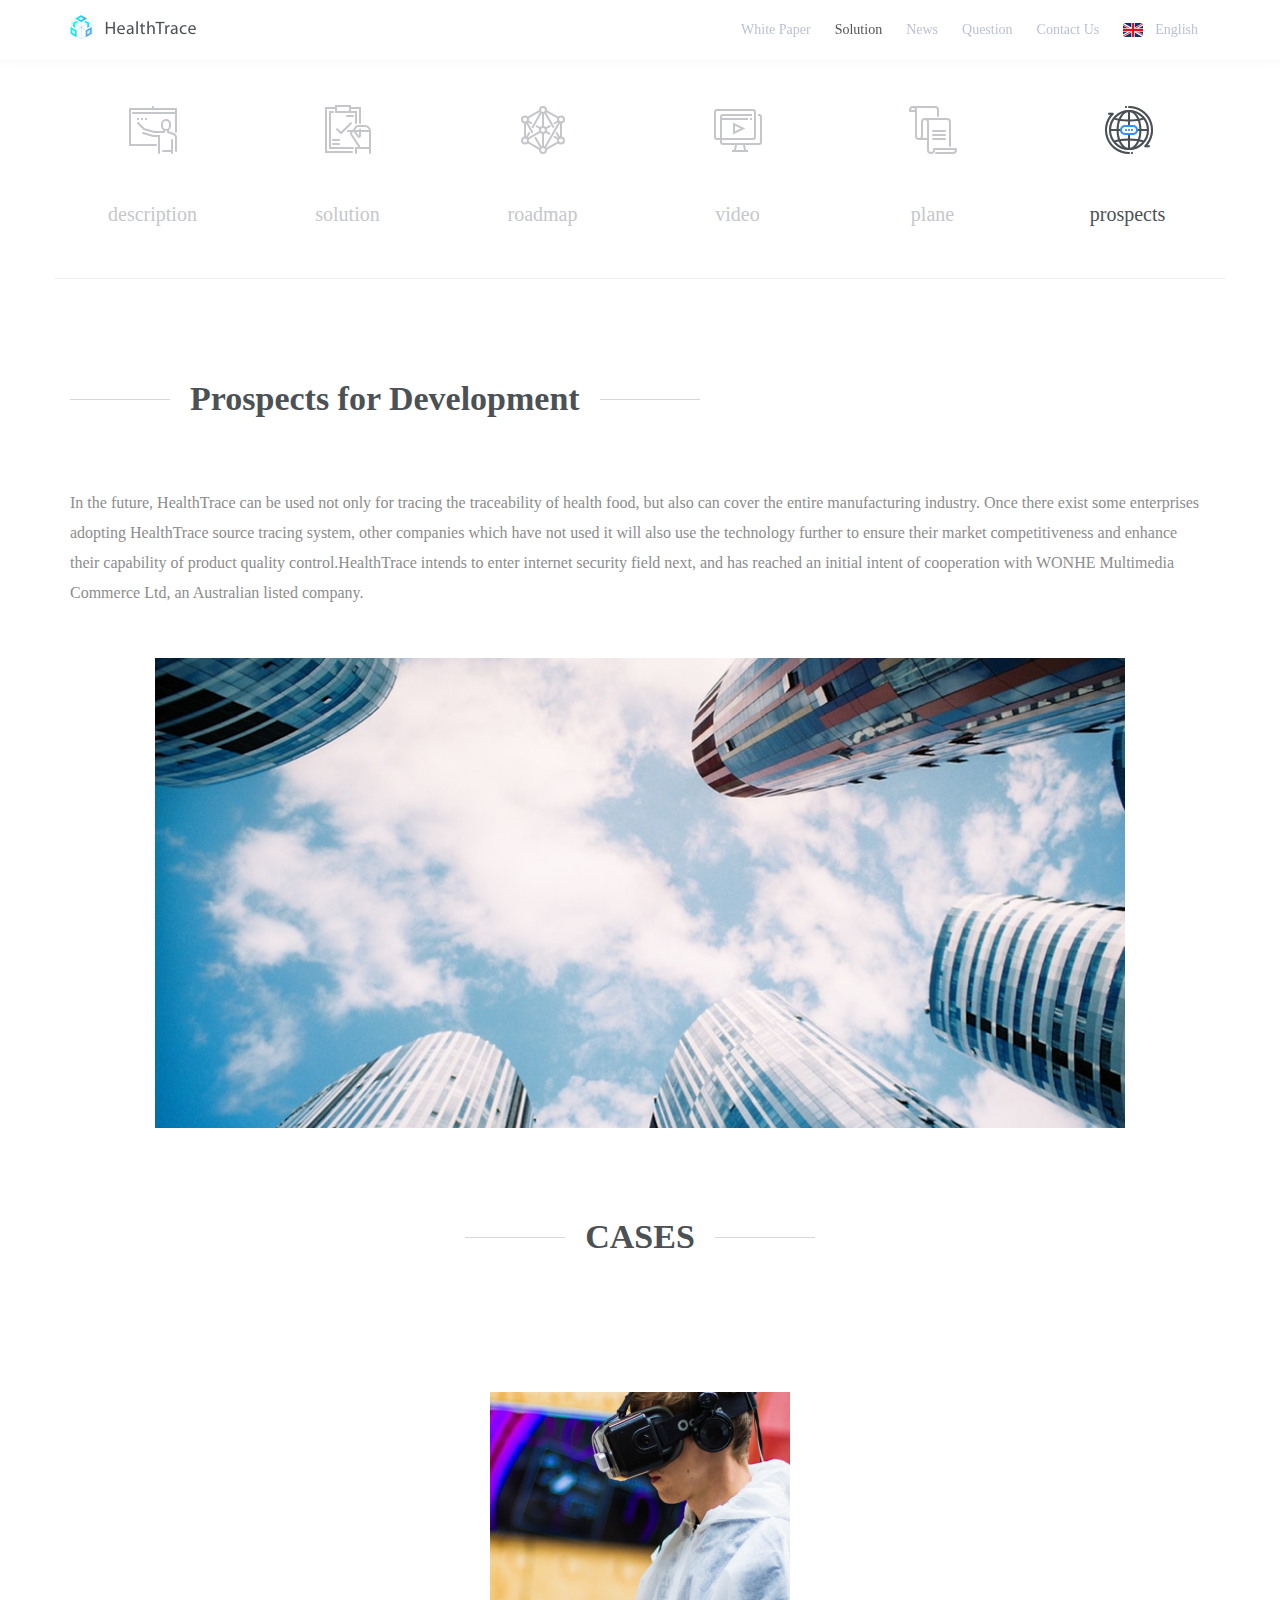
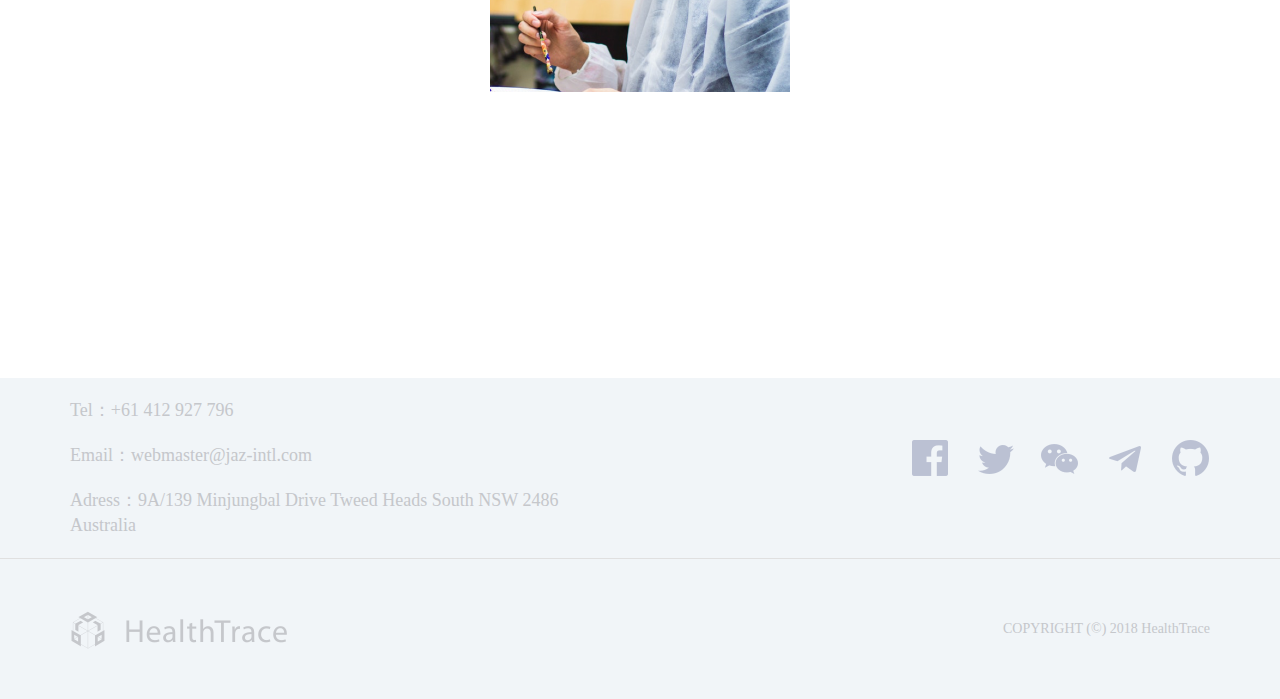
<file: html/prospects.html>
<!DOCTYPE html>
<html lang="en">
<head>
    <meta charset="UTF-8">
    <meta name="viewport" content="width=device-width,initial-scale=1.0,maximum-scale=1.0,minimum-scale=1.0,user-scalable=no" >
    <title></title>
    <link rel="icon" type="image/x-icon" href="../images/favicon.ico">
    <link rel="stylesheet" href="../lib/bootstrap/css/bootstrap.min.css"/>
    <link rel="stylesheet" href="../css/style.css">
    <link rel="stylesheet" href="../css/styles.css">
    <link rel="stylesheet" href="../css/media.css">
    <script src="../bodymovin/lottie.min.js"></script>
    <script src="../lib/jquery/jquery-2.2.4.min.js"></script>
    <script src="../js/tabs.js"></script>
    <script src="../lib/jquery.localize.js" type="text/javascript"></script>
    <script src="../lib/bootstrap/js/bootstrap.min.js"></script>
    <script src="../js/language_cookie_other.js" type="text/javascript"></script>
    <script src="../js/switchLan.js" type="text/javascript"></script>
</head>
<script>
    setTitle("prospects")
</script>
<body>
<div class="navbar navbar-default">
    <div class="container">
        <div class="navbar-header">
            <button type="button" class="navbar-toggle" data-toggle="collapse" data-target="#coll3">
                <span class="icon-bar"></span>
                <span class="icon-bar"></span>
                <span class="icon-bar"></span>
            </button>
            <a href="../index.html" class="navbar-brand">
                <img src="../images/logo_header_other@2x.png"/>
            </a>
        </div>
        <div class="collapse navbar-collapse" id="coll3">
            <ul class="nav navbar-nav navbar-right">
                <li><a target="_blank" href="../whitePaper/htc-whitePaper-zh.pdf" data-localize="nav.menu1">白皮书</a></li>
                <li class="active"><a href="../html/solution.html"  data-localize="nav.menu2">解决方案</a></li>
                <li><a href="../html/news.html"  data-localize="nav.menu3">新闻</a></li>
                <li><a href="../html/qa.html"  data-localize="nav.menu4">常见问题</a></li>
                <li><a href="../html/contractUs.html"  data-localize="nav.menu5">联系我们</a></li>
                <li class="language">
                    <img src="../images/icon_flag_china@2x.png" data-localize="nav.icon_other"/><a href="#"  data-localize="nav.menu6">简体中文</a>
                    <ul>
                        <li class="zh"><img src="../images/icon_flag_china@2x.png"/><a>简体中文</a></li>
                        <li class="en"><img src="../images/icon_flag_eng@2x.png"/><a>English</a></li>
                        <li class="jp"><img src="../images/icon_flag_Jap@2x.png"/><a>日本語</a></li>
                    </ul>
                </li>
            </ul>
        </div>
    </div>
</div>

<div class="tabs container head-top">
    <div class="row">
        <div class="item col-lg-2 col-sm-4 col-xs-6">
            <a href="description.html" class="img" id="bodymovin1"></a>
            <span class="text" data-localize="tabs.item1">项目描述</span>
        </div>

        <div class="item col-lg-2 col-sm-4 col-xs-6">
            <a href="solution.html" class="img" id="bodymovin2"></a>
            <span class="text" data-localize="tabs.item2">行业解决方案</span>
        </div>
        <div class="item col-lg-2 col-sm-4 col-xs-6">
            <a href="roadmap.html" class="img" id="bodymovin3"></a>
            <span class="text" data-localize="tabs.item3">技术路线</span>
        </div>
        <div class="item col-lg-2 col-sm-4 col-xs-6">
            <a href="video.html" class="img" id="bodymovin4"></a>
            <span class="text" data-localize="tabs.item4">小视频</span>
        </div>
        <div class="item col-lg-2 col-sm-4 col-xs-6">
            <a href="distribute.html" class="img" id="bodymovin5"></a>
            <span class="text" data-localize="tabs.item5">分配计划</span>
        </div>
        <div class="item col-lg-2 col-sm-4 col-xs-6">
            <a href="prospects.html" class="img" id="bodymovin6"></a>
            <span class="text active" data-localize="tabs.item6">发展前景</span>
        </div>
    </div>
</div>

<div class="solutionBlock container">
    <div class="title">
        <h3 data-localize="prospect.title">发展前景</h3>
        <div class="sec-title" data-localize="prospect.secTitle">PROSPECT</div>
    </div>
    <div class="info">
        <p data-localize="prospect.des1">HealthTrace未来不仅可用于健康食品的溯源追踪，其适用范围涵盖整个制造业。适用行业内一旦有部分公司采用HealthTrace溯源系统后，其他尚未采用该技术的公司为了保证其市场竞争力也将进一步采用该技术，提升自己的产品质量控制能力。 HealthTrace下一步计划进军网络安全领域，其中澳洲上市公司WONHE Multimedia Commerce Ltd已有初步合作意向。</p>
        <div><img src="../images/pic_prospect@2x.png"/></div>
    </div>
</div>

<div class="case-box">
    <div class="title">
        <h3 data-localize="case.title">案例</h3>
        <div class="sec-title" data-localize="case.secTitle">CASES</div>
    </div>
    <div class="case">
        <div class="item item3">
            <div class="hover">
                <p data-localize="case.media.title">多媒体商贸溯源</p>
                <a href="mediaTrade.html" data-localize="case.media.btn">查看项目</a>
            </div>
        </div>
    </div>
</div>


<div class="footer">
    <div class="contact container">
        <div class="row">
            <div class="left col-sm-6 col-xs-12">
                <p data-localize="contact.phone">电话：+61 412 927 796</p>
                <p data-localize="contact.email">邮箱：webmaster@jaz-intl.com</p>
                <p data-localize="contact.adress">地址：9A/139 Minjungbal Drive Tweed Heads South NSW 2486 Australia</p>
            </div>
            <div class="right col-sm-6 col-xs-12">
                <p>
                    <a class="facebook"></a>
                    <a class="twitter"></a>
                    <a class="wechat"></a>
                    <a class="telegram"></a>
                    <a target="_blank" href="https://github.com/HealthTrace" class="github"></a>
                </p>
            </div>
        </div>
    </div>
    <div class="divide"></div>
    <div class="copyright container">
        <div class="logoBottom"><img src="../images/logo_bottom@2x.png"></div>
        <p>COPYRIGHT (©) 2018 HealthTrace</p>
    </div>
</div>
<script>
    $(document).ready(function () {
        rendAnimate(6);
        $(".case-box .item").mouseover(function () {
            $(this).children(".hover").stop().fadeIn(300);
        });
        $(".case-box .item").mouseout(function () {
            $(this).children(".hover").stop().fadeOut(300);
        });
    })
</script>
</body>
</html>
</file>
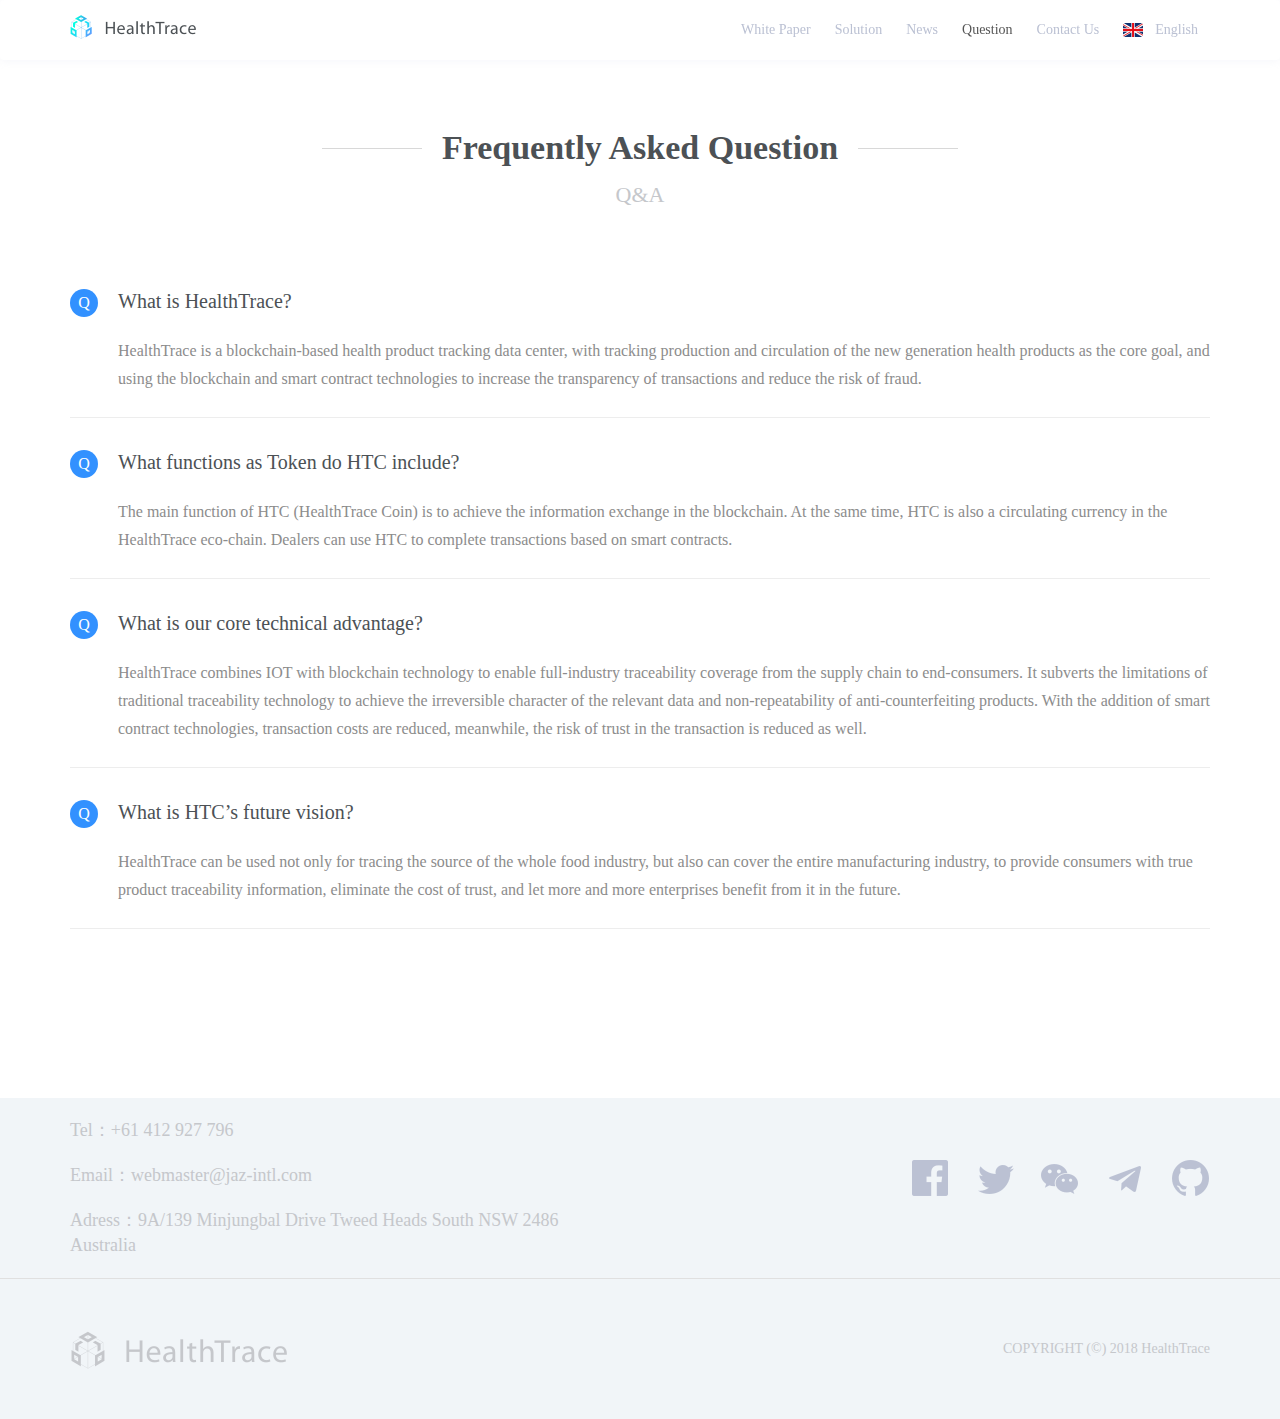
<file: html/qa.html>
<!DOCTYPE html>
<html lang="en">
<head>
    <meta charset="UTF-8">
    <meta name="viewport" content="width=device-width,initial-scale=1.0,maximum-scale=1.0,minimum-scale=1.0,user-scalable=no" >
    <title></title>
    <link rel="icon" type="image/x-icon" href="../images/favicon.ico">
    <link rel="stylesheet" href="../lib/bootstrap/css/bootstrap.min.css"/>
    <link rel="stylesheet" href="../css/style.css">
    <link rel="stylesheet" href="../css/styles.css">
    <link rel="stylesheet" href="../css/media.css">
    <script src="../lib/jquery/jquery-2.2.4.min.js"></script>
    <script src="../lib/jquery.localize.js" type="text/javascript"></script>
    <script src="../lib/bootstrap/js/bootstrap.min.js"></script>
    <script src="../js/language_cookie_other.js" type="text/javascript"></script>
    <script src="../js/switchLan.js" type="text/javascript"></script>
</head>
<script>
    setTitle("qa")
</script>
<body>
<div class="navbar navbar-default">
    <div class="container">
        <div class="navbar-header">
            <button type="button" class="navbar-toggle" data-toggle="collapse" data-target="#coll3">
                <span class="icon-bar"></span>
                <span class="icon-bar"></span>
                <span class="icon-bar"></span>
            </button>
            <a href="../index.html" class="navbar-brand">
                <img src="../images/logo_header_other@2x.png"/>
            </a>
        </div>
        <div class="collapse navbar-collapse" id="coll3">
            <ul class="nav navbar-nav navbar-right">
                <li><a target="_blank" href="../whitePaper/htc-whitePaper-zh.pdf" data-localize="nav.menu1">白皮书</a></li>
                <li><a href="../html/solution.html"  data-localize="nav.menu2">解决方案</a></li>
                <li><a href="../html/news.html"  data-localize="nav.menu3">新闻</a></li>
                <li class="active"><a href="../html/qa.html"  data-localize="nav.menu4">常见问题</a></li>
                <li><a href="../html/contractUs.html"  data-localize="nav.menu5">联系我们</a></li>
                <li class="language">
                    <img src="../images/icon_flag_china@2x.png" data-localize="nav.icon_other"/><a href="#"  data-localize="nav.menu6">简体中文</a>
                    <ul>
                        <li class="zh"><img src="../images/icon_flag_china@2x.png"/><a>简体中文</a></li>
                        <li class="en"><img src="../images/icon_flag_eng@2x.png"/><a>English</a></li>
                        <li class="jp"><img src="../images/icon_flag_Jap@2x.png"/><a>日本語</a></li>
                    </ul>
                </li>
            </ul>
        </div>
    </div>
</div>
    <div class="qaWrap head-top">
        <div class="qa container">
            <div class="title">
                <h3 data-localize="qa.title">常见问题</h3>
                <div class="sec-title" data-localize="qa.secTitle">Q&A</div>
            </div>
            <div class="item">
                <div class="question" data-localize="qa.item1.q">什么是HealthTrace？</div>
                <div class="answer" data-localize="qa.item1.a">HealthTrace是基于区块链的健康产品追踪数据中心，以追踪新一代健康产品的生产流通环节为核心目标，利用区块链技术和智能合约技术提高交易的透明度，降低欺诈风险。</div>
            </div>
            <div class="item">
                <div class="question" data-localize="qa.item2.q">HTC代币功能包括哪些？</div>
                <div class="answer" data-localize="qa.item2.a">HTC(HealthTrace Coin)主要功能为实现区块链中的信息交互。同时HTC也是HealthTrace生态链中的流通币，商家可基于智能合约，来使用HTC完成交易。</div>
            </div>
            <div class="item">
                <div class="question" data-localize="qa.item3.q">我们的核心技术优势是什么？</div>
                <div class="answer" data-localize="qa.item3.a">HealthTrace结合IOT与区块链技术，做到从供应链到终端消费者的全产业溯源覆盖。且颠覆传统溯源技术的局限性，实现相关数据的不可更改，防伪产品的不可复制。智能合约技术的加入，降低交易成本，同时降低交易过程中的信任风险。</div>
            </div>
            <div class="item">
                <div class="question" data-localize="qa.item4.q">HTC未来的愿景是什么？</div>
                <div class="answer" data-localize="qa.item4.a">HealthTrace未来不仅可用于整个食品行业的溯源追踪，更可以涵盖整个制造业，为消费者提供真实的产品溯源信息，消除信任成本，让越来越多的企业从中获益。</div>
            </div>
        </div>
    </div>


    <div class="footer">
        <div class="contact container">
            <div class="row">
                <div class="left col-sm-6 col-xs-12">
                    <p data-localize="contact.phone">电话：+61 412 927 796</p>
                    <p data-localize="contact.email">邮箱：webmaster@jaz-intl.com</p>
                    <p data-localize="contact.adress">地址：9A/139 Minjungbal Drive Tweed Heads South NSW 2486 Australia</p>
                </div>
                <div class="right col-sm-6 col-xs-12">
                    <p>
                        <a class="facebook"></a>
                        <a class="twitter"></a>
                        <a class="wechat"></a>
                        <a class="telegram"></a>
                        <a target="_blank" href="https://github.com/HealthTrace" class="github"></a>
                    </p>
                </div>
            </div>
        </div>
        <div class="divide"></div>
        <div class="copyright container">
            <div class="logoBottom"><img src="../images/logo_bottom@2x.png"></div>
            <p>COPYRIGHT (©) 2018 HealthTrace</p>
        </div>
    </div>
</body>
</html>
</file>
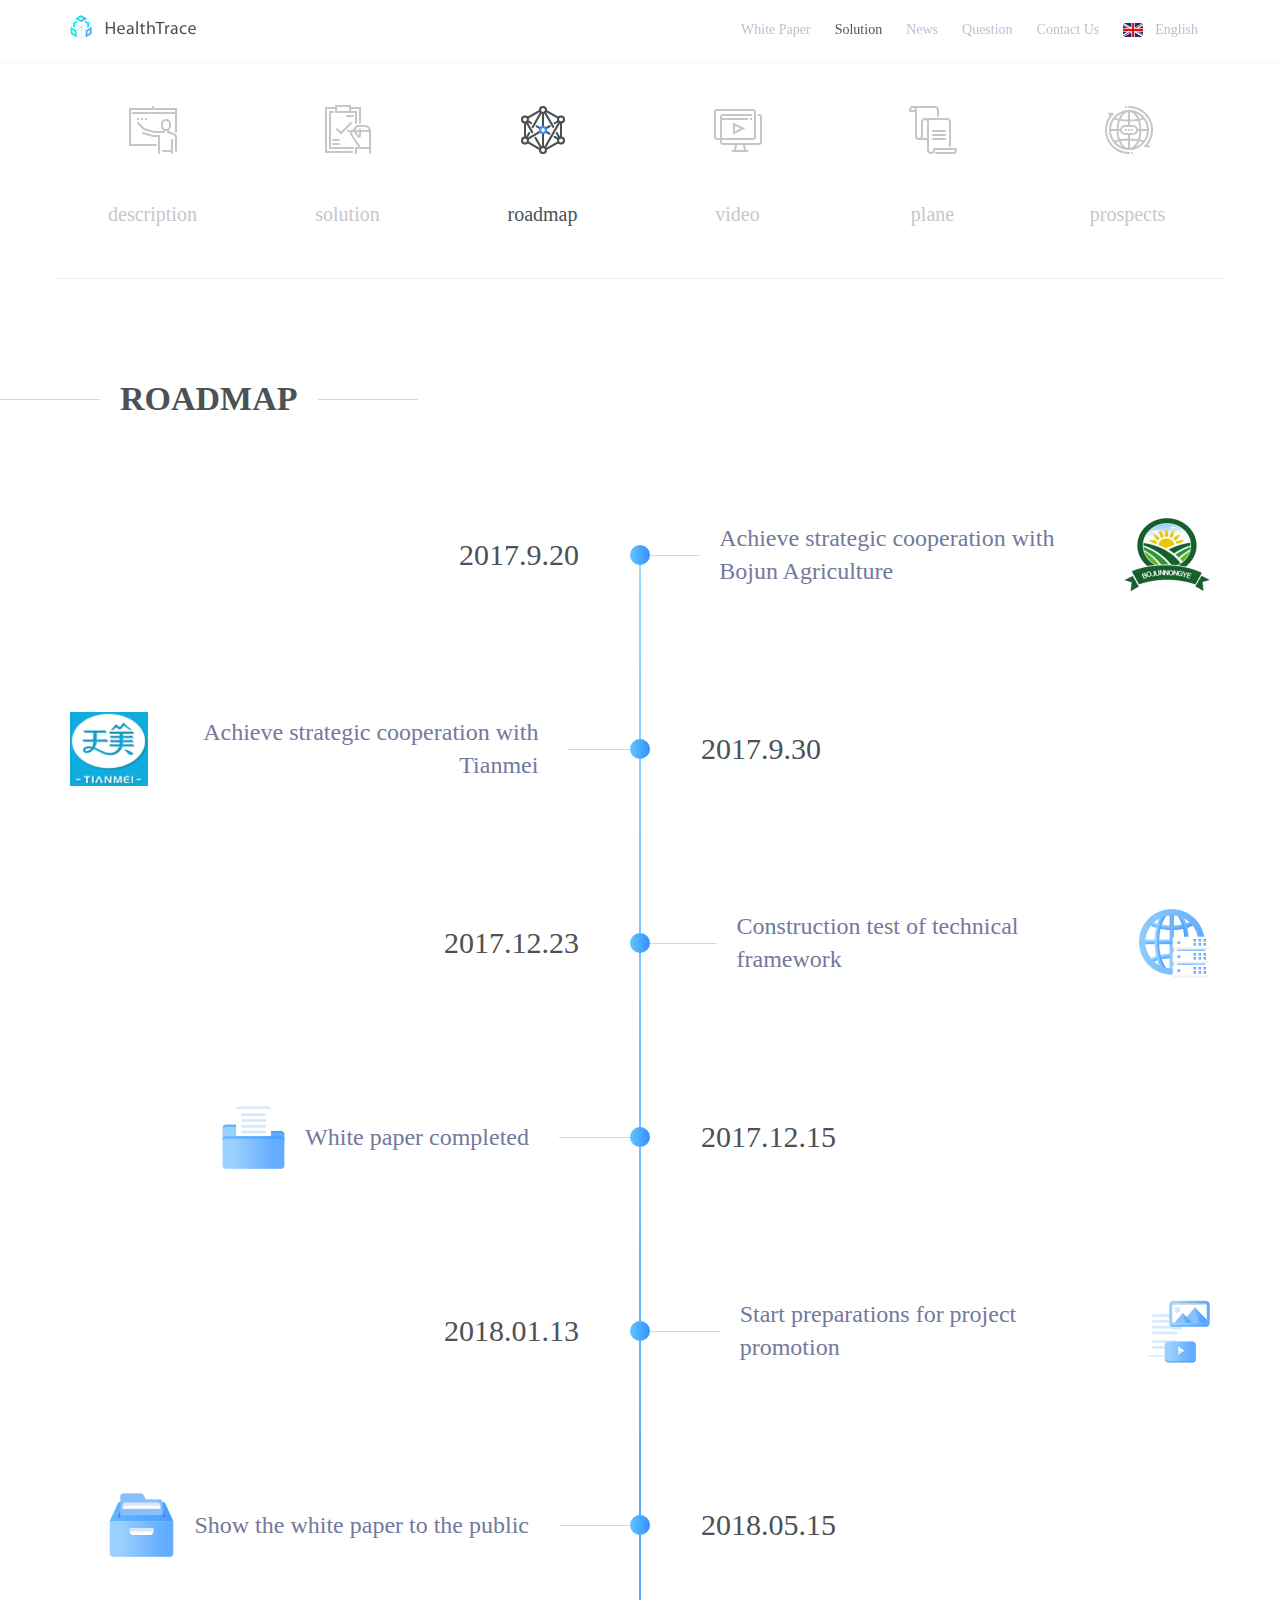
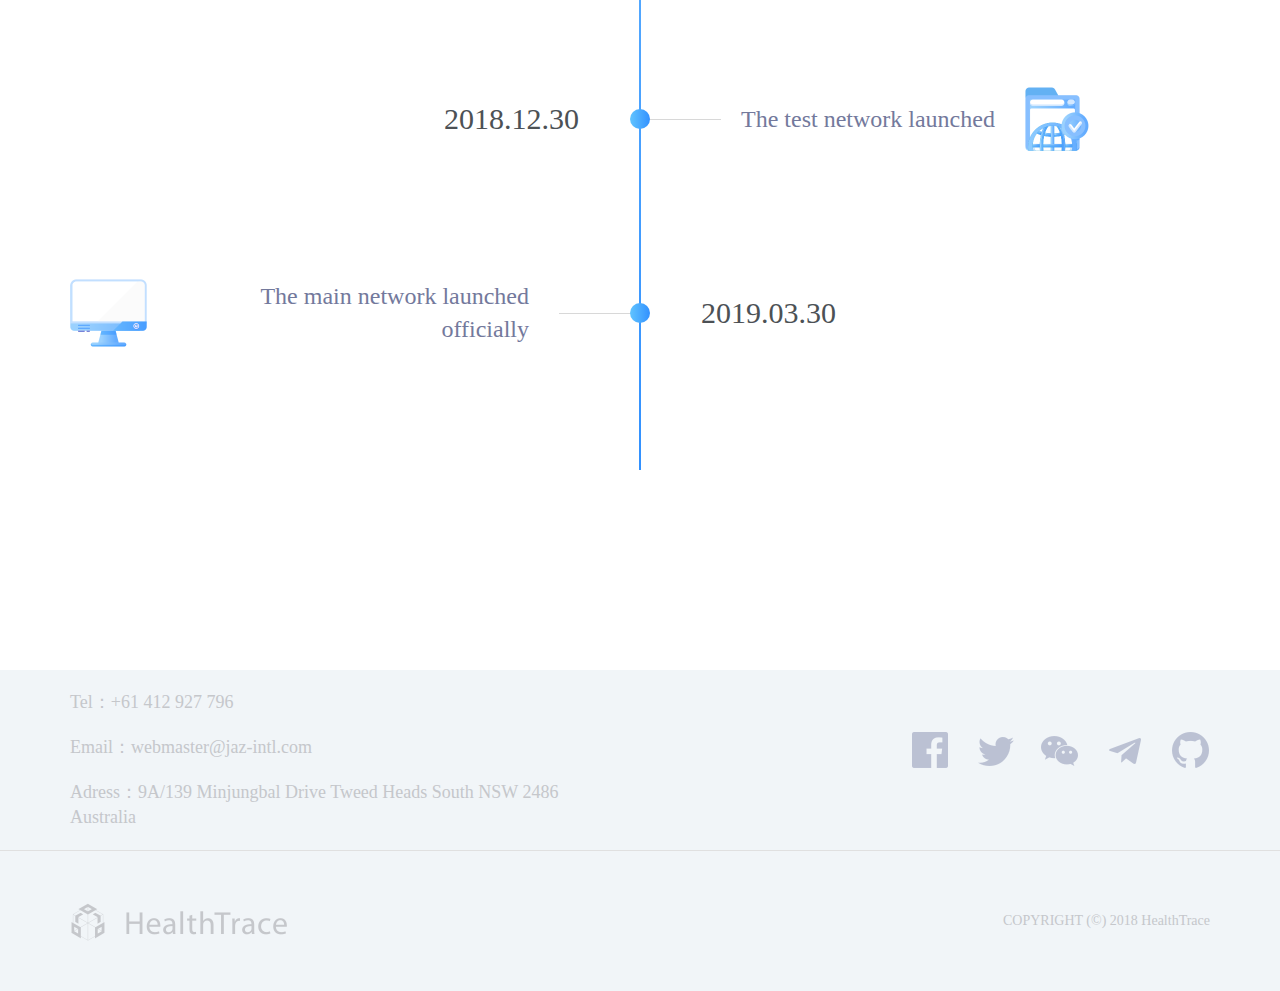
<file: html/roadmap.html>
<!DOCTYPE html>
<html lang="en">
<head>
    <meta charset="UTF-8">
    <meta name="viewport" content="width=device-width,initial-scale=1.0,maximum-scale=1.0,minimum-scale=1.0,user-scalable=no" >
    <title></title>
    <link rel="icon" type="image/x-icon" href="../images/favicon.ico">
    <link rel="stylesheet" href="../lib/bootstrap/css/bootstrap.min.css"/>
    <link rel="stylesheet" href="../css/styles.css">
    <link rel="stylesheet" href="../css/style.css">
    <link rel="stylesheet" href="../css/media.css">
    <script src="../bodymovin/lottie.min.js"></script>
    <script src="../lib/jquery/jquery-2.2.4.min.js"></script>
    <script src="../js/tabs.js"></script>

    <script src="../lib/jquery.localize.js" type="text/javascript"></script>
    <script src="../lib/bootstrap/js/bootstrap.min.js"></script>
    <script src="../js/language_cookie_other.js" type="text/javascript"></script>
    <script src="../js/switchLan.js" type="text/javascript"></script>
</head>
<script>
    setTitle("roadmap")
</script>
<body>
<div class="navbar navbar-default">
    <div class="container">
        <div class="navbar-header">
            <button type="button" class="navbar-toggle" data-toggle="collapse" data-target="#coll3">
                <span class="icon-bar"></span>
                <span class="icon-bar"></span>
                <span class="icon-bar"></span>
            </button>
            <a href="../index.html" class="navbar-brand">
                <img src="../images/logo_header_other@2x.png"/>
            </a>
        </div>
        <div class="collapse navbar-collapse" id="coll3">
            <ul class="nav navbar-nav navbar-right">
                <li><a target="_blank" href="../whitePaper/htc-whitePaper-zh.pdf" data-localize="nav.menu1">白皮书</a></li>
                <li class="active"><a href="../html/solution.html"  data-localize="nav.menu2">解决方案</a></li>
                <li><a href="../html/news.html"  data-localize="nav.menu3">新闻</a></li>
                <li><a href="../html/qa.html"  data-localize="nav.menu4">常见问题</a></li>
                <li><a href="../html/contractUs.html"  data-localize="nav.menu5">联系我们</a></li>
                <li class="language">
                    <img src="../images/icon_flag_china@2x.png" data-localize="nav.icon_other"/><a href="#"  data-localize="nav.menu6">简体中文</a>
                    <ul>
                        <li class="zh"><img src="../images/icon_flag_china@2x.png"/><a>简体中文</a></li>
                        <li class="en"><img src="../images/icon_flag_eng@2x.png"/><a>English</a></li>
                        <li class="jp"><img src="../images/icon_flag_Jap@2x.png"/><a>日本語</a></li>
                    </ul>
                </li>
            </ul>
        </div>
    </div>
</div>

<div class="tabs container head-top">
    <div class="row">
        <div class="item col-lg-2 col-sm-4 col-xs-6">
            <a href="description.html" class="img" id="bodymovin1"></a>
            <span class="text" data-localize="tabs.item1">项目描述</span>
        </div>

        <div class="item col-lg-2 col-sm-4 col-xs-6">
            <a href="solution.html" class="img" id="bodymovin2"></a>
            <span class="text" data-localize="tabs.item2">行业解决方案</span>
        </div>
        <div class="item col-lg-2 col-sm-4 col-xs-6">
            <a href="roadmap.html" class="img" id="bodymovin3"></a>
            <span class="text active" data-localize="tabs.item3">技术路线</span>
        </div>
        <div class="item col-lg-2 col-sm-4 col-xs-6">
            <a href="video.html" class="img" id="bodymovin4"></a>
            <span class="text" data-localize="tabs.item4">小视频</span>
        </div>
        <div class="item col-lg-2 col-sm-4 col-xs-6">
            <a href="distribute.html" class="img" id="bodymovin5"></a>
            <span class="text" data-localize="tabs.item5">分配计划</span>
        </div>
        <div class="item col-lg-2 col-sm-4 col-xs-6">
            <a href="prospects.html" class="img" id="bodymovin6"></a>
            <span class="text" data-localize="tabs.item6">发展前景</span>
        </div>
    </div>
</div>

<div class="solutionBlock">
    <div class="title">
        <h3 data-localize="roadmap.title">技术路线</h3>
        <div class="sec-title" data-localize="roadmap.secTitle">PROSPECT</div>
    </div>
</div>

<div class="timeAxis container">
    <div class="left">
        <div class="date">2017.9.20</div>
        <div class="event">
            <img src="../images/tianmei@2x.png">
            <span data-localize="roadmap.item2">与天美公司达成战略合作</span>
            <div class="line"></div>
        </div>

        <div class="date">2017.12.23</div>
        <div class="event">
            <img src="../images/FileAccess@2x.png">
            <span data-localize="roadmap.item4">白皮书完成</span>
            <div class="line"></div>
        </div>

        <div class="date">2018.01.13</div>
        <div class="event">
            <img src="../images/FileSystem@2x.png">
            <span data-localize="roadmap.item6">向公众展示白皮书</span>
            <div class="line"></div>
        </div>

        <div class="date">2018.12.30</div>
        <div class="event">
            <img src="../images/icon_web@2x.png">
            <span data-localize="roadmap.item8">主网正式上线</span>
            <div class="line"></div>
        </div>
    </div>
    <div class="divide"></div>
    <div class="right">
        <div class="event">
            <div class="line"></div>
            <span data-localize="roadmap.item1">与博君农业达成战略合作</span>
            <img src="../images/bojun@2x.png">
        </div>
        <div class="date">2017.9.30</div>

        <div class="event">
            <div class="line"></div>
            <span data-localize="roadmap.item3">技术框架搭建测试</span>
            <img src="../images/icon_test@2x.png">
        </div>
        <div class="date">2017.12.15</div>

        <div class="event">
            <div class="line"></div>
            <span data-localize="roadmap.item5">开始筹备项目推广</span>
            <img src="../images/UnstructuredInformation@2x.png">
        </div>
        <div class="date">2018.05.15</div>

        <div class="event">
            <div class="line"></div>
            <span data-localize="roadmap.item7">测试网上线</span>
            <img src="../images/DomainRegistration@2x.png">
        </div>
        <div class="date">2019.03.30</div>
    </div>
</div>
<div class="timeAxis-sm container">
    <ul>
        <li>
            <div class="date">2017.9.20</div>
            <div class="event">
                <img src="../images/bojun@2x.png">
                <span data-localize="roadmap.item1">与博君农业达成战略合作</span>
            </div>
        </li>
        <li>
            <div class="date">2017.9.30</div>
            <div class="event">
                <img src="../images/tianmei@2x.png">
                <span data-localize="roadmap.item2">与天美公司达成战略合作</span>
            </div>
        </li>
        <li>
            <div class="date">2017.12.23</div>
            <div class="event">
                <img src="../images/icon_test@2x.png">
                <span data-localize="roadmap.item3">技术框架搭建测试</span>
            </div>
        </li>
        <li>
            <div class="date">2017.12.15</div>
            <div class="event">
                <img src="../images/FileAccess@2x.png">
                <span data-localize="roadmap.item4">白皮书完成</span>
            </div>
        </li>
        <li>
            <div class="date">2018.01.13</div>
            <div class="event">
                <img src="../images/UnstructuredInformation@2x.png">
                <span data-localize="roadmap.item5">开始筹备项目推广</span>
            </div>
        </li>
        <li>
            <div class="date">2018.05.15</div>
            <div class="event">
                <img src="../images/FileSystem@2x.png">
                <span data-localize="roadmap.item6">向公众展示白皮书</span>
            </div>
        </li>
        <li>
            <div class="date">2018.12.30</div>
            <div class="event">
                <img src="../images/DomainRegistration@2x.png">
                <span data-localize="roadmap.item7">测试网上线</span>
            </div>
        </li>
        <li>
            <div class="date">2019.03.30</div>
            <div class="event">
                <img src="../images/icon_web@2x.png">
                <span data-localize="roadmap.item8">主网正式上线</span>
            </div>
        </li>
    </ul>
</div>

<div class="footer">
    <div class="contact container">
        <div class="row">
            <div class="left col-sm-6 col-xs-12">
                <p data-localize="contact.phone">电话：+61 412 927 796</p>
                <p data-localize="contact.email">邮箱：webmaster@jaz-intl.com</p>
                <p data-localize="contact.adress">地址：9A/139 Minjungbal Drive Tweed Heads South NSW 2486 Australia</p>
            </div>
            <div class="right col-sm-6 col-xs-12">
                <p>
                    <a class="facebook"></a>
                    <a class="twitter"></a>
                    <a class="wechat"></a>
                    <a class="telegram"></a>
                    <a target="_blank" href="https://github.com/HealthTrace" class="github"></a>
                </p>
            </div>
        </div>
    </div>
    <div class="divide"></div>
    <div class="copyright container">
        <div class="logoBottom"><img src="../images/logo_bottom@2x.png"></div>
        <p>COPYRIGHT (©) 2018 HealthTrace</p>
    </div>
</div>
<script>
    $(document).ready(function () {
        rendAnimate(3);
    })
</script>
</body>
</html>
</file>
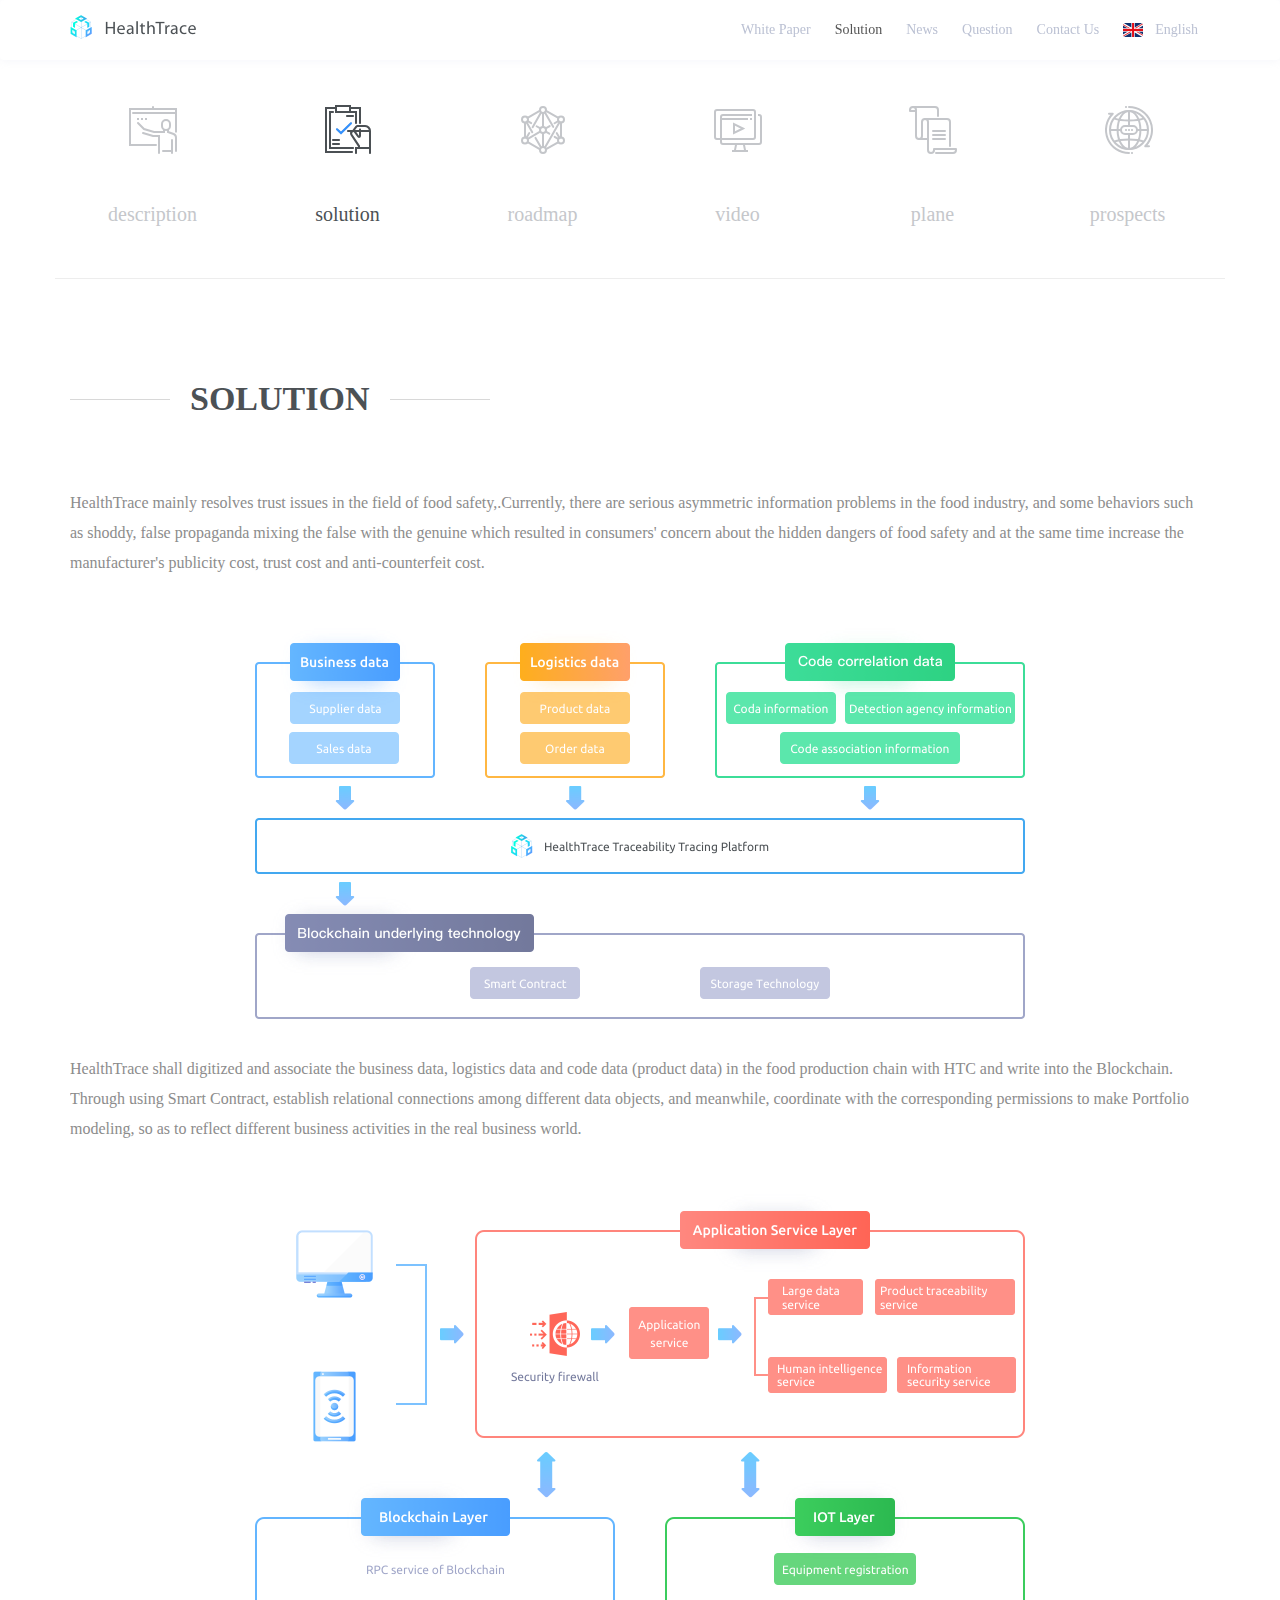
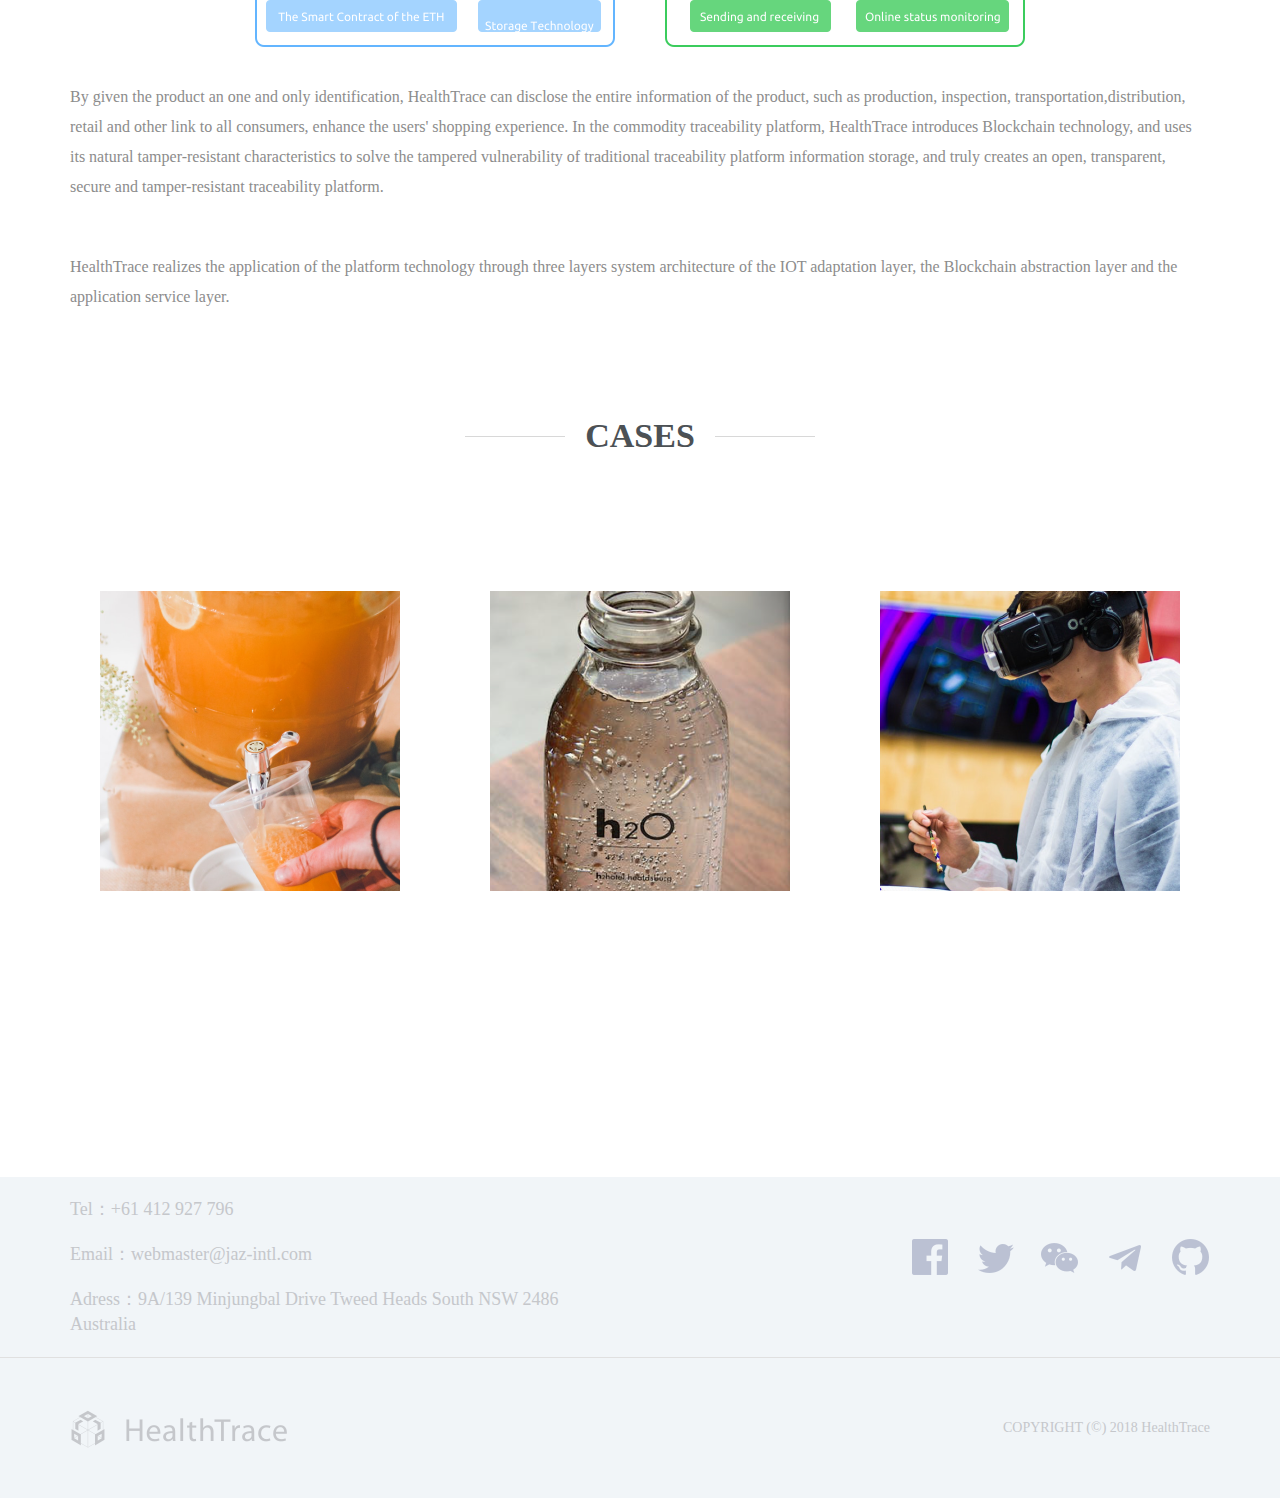
<file: html/solution.html>
<!DOCTYPE html>
<html lang="en">
<head>
    <meta charset="UTF-8">
    <meta name="viewport" content="width=device-width,initial-scale=1.0,maximum-scale=1.0,minimum-scale=1.0,user-scalable=no" >
    <title></title>
    <link rel="icon" type="image/x-icon" href="../images/favicon.ico">
    <link rel="stylesheet" href="../lib/bootstrap/css/bootstrap.min.css"/>
    <link rel="stylesheet" href="../css/style.css">
    <link rel="stylesheet" href="../css/styles.css">
    <link rel="stylesheet" href="../css/media.css">
    <script src="../bodymovin/lottie.min.js"></script>
    <script src="../lib/jquery/jquery-2.2.4.min.js"></script>
    <script src="../js/tabs.js"></script>

    <script src="../lib/jquery.localize.js" type="text/javascript"></script>
    <script src="../lib/bootstrap/js/bootstrap.min.js"></script>
    <script src="../js/language_cookie_other.js" type="text/javascript"></script>
    <script src="../js/switchLan.js" type="text/javascript"></script>
</head>
<script>
    setTitle("solution")
</script>
<body>
<div class="navbar navbar-default">
    <div class="container">
        <div class="navbar-header">
            <button type="button" class="navbar-toggle" data-toggle="collapse" data-target="#coll3">
                <span class="icon-bar"></span>
                <span class="icon-bar"></span>
                <span class="icon-bar"></span>
            </button>
            <a href="../index.html" class="navbar-brand">
                <img src="../images/logo_header_other@2x.png"/>
            </a>
        </div>
        <div class="collapse navbar-collapse" id="coll3">
            <ul class="nav navbar-nav navbar-right">
                <li><a target="_blank" href="../whitePaper/htc-whitePaper-zh.pdf" data-localize="nav.menu1">白皮书</a></li>
                <li class="active"><a href="../html/solution.html"  data-localize="nav.menu2">解决方案</a></li>
                <li><a href="../html/news.html"  data-localize="nav.menu3">新闻</a></li>
                <li><a href="../html/qa.html"  data-localize="nav.menu4">常见问题</a></li>
                <li><a href="../html/contractUs.html"  data-localize="nav.menu5">联系我们</a></li>
                <li class="language">
                    <img src="../images/icon_flag_china@2x.png" data-localize="nav.icon_other"/><a href="#"  data-localize="nav.menu6">简体中文</a>
                    <ul>
                        <li class="zh"><img src="../images/icon_flag_china@2x.png"/><a>简体中文</a></li>
                        <li class="en"><img src="../images/icon_flag_eng@2x.png"/><a>English</a></li>
                        <li class="jp"><img src="../images/icon_flag_Jap@2x.png"/><a>日本語</a></li>
                    </ul>
                </li>
            </ul>
        </div>
    </div>
</div>

<div class="tabs container head-top">
    <div class="row">
        <div class="item col-lg-2 col-sm-4 col-xs-6">
            <a href="description.html" class="img" id="bodymovin1"></a>
            <span class="text" data-localize="tabs.item1">项目描述</span>
        </div>

        <div class="item col-lg-2 col-sm-4 col-xs-6">
            <a href="solution.html" class="img" id="bodymovin2"></a>
            <span class="text active" data-localize="tabs.item2">行业解决方案</span>
        </div>
        <div class="item col-lg-2 col-sm-4 col-xs-6">
            <a href="roadmap.html" class="img" id="bodymovin3"></a>
            <span class="text" data-localize="tabs.item3">技术路线</span>
        </div>
        <div class="item col-lg-2 col-sm-4 col-xs-6">
            <a href="video.html" class="img" id="bodymovin4"></a>
            <span class="text" data-localize="tabs.item4">小视频</span>
        </div>
        <div class="item col-lg-2 col-sm-4 col-xs-6">
            <a href="distribute.html" class="img" id="bodymovin5"></a>
            <span class="text" data-localize="tabs.item5">分配计划</span>
        </div>
        <div class="item col-lg-2 col-sm-4 col-xs-6">
            <a href="prospects.html" class="img" id="bodymovin6"></a>
            <span class="text" data-localize="tabs.item6">发展前景</span>
        </div>
    </div>
</div>

<div class="solutionBlock container">
    <div class="title">
        <h3 data-localize="solution.title">行业解决方案</h3>
        <div class="sec-title" data-localize="solution.secTitle">SOLUTION</div>
    </div>
    <div class="info">
        <p data-localize="solution.des1">HealthTrace主要解决食品安全领域存在的信任问题，目前食品行业存在严重的信息不对称问题，部分商家以次充好、虚假宣传、以假乱真等行为也造成消费者对食品安全隐患的担忧，同时增加生产厂家的宣传成本、信任成本和防伪成本等。</p>
        <div><img src="../images/pic_solution1@2x.png"  data-localize="solution.img1"/></div>
        <p data-localize="solution.des2">HealthTrace将食品生产链中的业务数据、物流数据及码数据（产品数据）数字化与HTC进行关联写入区块链，通过智能合约将不同数据对象建立关系型连接，同时配合相应的权限进行组合建模，来映射现实商业世界的各个不同商业活动。 HealthTrace通过给商品打上唯⼀身份认证码，在食品健康行业中，将商品整个生产、检测、运输、分销、零售等环节的信息完整地展现给广大消费者，提升用户的购物体验；在商品溯源平台中，引入区块链技术，利用其天然不可篡改的特性，解决传统溯源平台中心化信息存储易篡改的漏洞，真正打造公开、透明、安全、不可篡改的溯源平台。</p>
        <div><img src="../images/pic_solution2@2x.png"  data-localize="solution.img2"/></div>
        <p data-localize="solution.des3">HealthTrace通过IOT适配层、区块链抽象层、应用服务层三层系统架构来实现平台技术的应用。</p>
        <p data-localize="solution.des4">HealthTrace通过IOT适配层、区块链抽象层、应用服务层三层系统架构来实现平台技术的应用。</p>
    </div>
</div>

<div class="case-box container">
    <div class="title">
        <h3 data-localize="case.title">案例</h3>
        <div class="sec-title" data-localize="case.secTitle">CASES</div>
    </div>
    <div class="case clearfix row">
        <div class="col-sm-4 col-xs-12">
            <div class="item item1">
                <div class="hover">
                    <p data-localize="case.fruit.title">果蔬汁供应链溯源</p>
                    <a href="fruit.html" data-localize="case.fruit.btn">查看项目</a>
                </div>
            </div>
        </div>
        <div class="col-sm-4 col-xs-12">
            <div class="item item2">
                <div class="hover">
                    <p data-localize="case.water.title">瓶装水供应链溯源</p>
                    <a href="water.html" data-localize="case.water.btn">查看项目</a>
                </div>
            </div>
        </div>
        <div class="col-sm-4 col-xs-12">
            <div class="item item3">
                <div class="hover">
                    <p data-localize="case.media.title">多媒体商贸溯源</p>
                    <a href="mediaTrade.html" data-localize="case.media.btn">查看项目</a>
                </div>
            </div>
        </div>
    </div>
</div>


<div class="footer">
    <div class="contact container">
        <div class="row">
            <div class="left col-sm-6 col-xs-12">
                <p data-localize="contact.phone">电话：+61 412 927 796</p>
                <p data-localize="contact.email">邮箱：webmaster@jaz-intl.com</p>
                <p data-localize="contact.adress">地址：9A/139 Minjungbal Drive Tweed Heads South NSW 2486 Australia</p>
            </div>
            <div class="right col-sm-6 col-xs-12">
                <p>
                    <a class="facebook"></a>
                    <a class="twitter"></a>
                    <a class="wechat"></a>
                    <a class="telegram"></a>
                    <a target="_blank" href="https://github.com/HealthTrace" class="github"></a>
                </p>
            </div>
        </div>
    </div>
    <div class="divide"></div>
    <div class="copyright container">
        <div class="logoBottom"><img src="../images/logo_bottom@2x.png"></div>
        <p>COPYRIGHT (©) 2018 HealthTrace</p>
    </div>
</div>
<script>
    $(document).ready(function () {
        rendAnimate(2);
        $(".case-box .item").mouseover(function () {
            $(this).children(".hover").stop().fadeIn(300);
        });
        $(".case-box .item").mouseout(function () {
            $(this).children(".hover").stop().fadeOut(300);
        });
    })
</script>
</body>
</html>
</file>
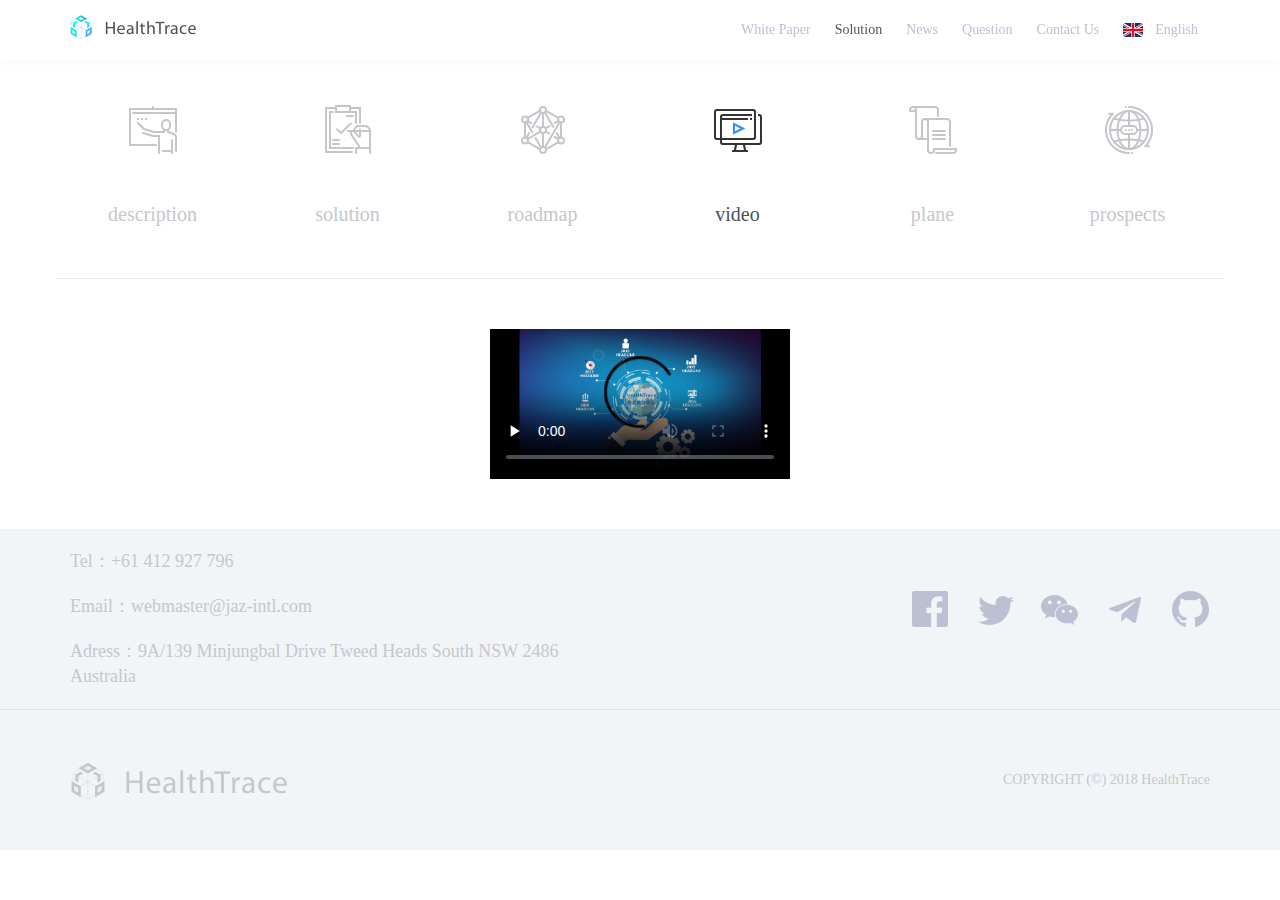
<file: html/video.html>
<!DOCTYPE html>
<html lang="en">
<head>
    <meta charset="UTF-8">
    <meta name="viewport" content="width=device-width,initial-scale=1.0,maximum-scale=1.0,minimum-scale=1.0,user-scalable=no" >
    <title></title>
    <link rel="icon" type="image/x-icon" href="../images/favicon.ico">
    <link rel="stylesheet" href="../lib/bootstrap/css/bootstrap.min.css"/>
    <link rel="stylesheet" href="../css/styles.css">
    <link rel="stylesheet" href="../css/style.css">
    <link rel="stylesheet" href="../css/media.css">
    <link rel="stylesheet" href="../lib/video/video-js.min.css"/>
    <script src="../bodymovin/lottie.min.js"></script>
    <script src="../lib/jquery/jquery-2.2.4.min.js"></script>
    <script src="../js/tabs.js"></script>

    <script src="../lib/jquery.localize.js" type="text/javascript"></script>
    <script src="../js/language_cookie_other.js" type="text/javascript"></script>
    <script src="../lib/bootstrap/js/bootstrap.min.js"></script>
    <script src="../js/switchLan.js" type="text/javascript"></script>
    <script src="../lib/video/video.min.js" type="text/javascript"></script>
</head>
<script>
    setTitle("video")
</script>
<script>
    $(document).ready(function () {
        rendAnimate(4);
        $(".case-box .item").mouseover(function () {
            $(this).children(".hover").stop().fadeIn(300);
        });
        $(".case-box .item").mouseout(function () {
            $(this).children(".hover").stop().fadeOut(300);
        });
        var video = $('video source');
        if (getCookie(name) === "zh") {
            video.attr('src', '../video/Chinese.mp4');
        }
        if (getCookie(name) === "en") {
            video.attr('src', '../video/English.mp4');
        }
        if (getCookie(name) === "jp") {
            video.attr('src', '../video/Japanese.mp4');
        }
        if (getCookie(name) === "kr") {
            video.attr('src', '../video/Korean.mp4');
        }
        if (getCookie(name) === "ge") {
            video.attr('src', '../video/German.mp4');
        }
        if (getCookie(name) === "ru") {
            video.attr('src', '../video/Russian.mp4');
        }
        if (getCookie(name) === "fr") {
            video.attr('src', '../video/French.mp4');
        }
        if (getCookie(name) === "sp") {
            video.attr('src', '../video/Spanish.mp4');
        }
    })
</script>
<body>
<div class="navbar navbar-default">
    <div class="container">
        <div class="navbar-header">
            <button type="button" class="navbar-toggle" data-toggle="collapse" data-target="#coll3">
                <span class="icon-bar"></span>
                <span class="icon-bar"></span>
                <span class="icon-bar"></span>
            </button>
            <a href="../index.html" class="navbar-brand">
                <img src="../images/logo_header_other@2x.png"/>
            </a>
        </div>
        <div class="collapse navbar-collapse" id="coll3">
            <ul class="nav navbar-nav navbar-right">
                <li><a target="_blank" href="../whitePaper/htc-whitePaper-zh.pdf" data-localize="nav.menu1">白皮书</a></li>
                <li class="active"><a href="../html/solution.html"  data-localize="nav.menu2">解决方案</a></li>
                <li><a href="../html/news.html"  data-localize="nav.menu3">新闻</a></li>
                <li><a href="../html/qa.html"  data-localize="nav.menu4">常见问题</a></li>
                <li><a href="../html/contractUs.html"  data-localize="nav.menu5">联系我们</a></li>
                <li class="language">
                    <img src="../images/icon_flag_china@2x.png" data-localize="nav.icon_other"/><a href="#"  data-localize="nav.menu6">简体中文</a>
                    <ul>
                        <li class="zh"><img src="../images/icon_flag_china@2x.png"/><a>简体中文</a></li>
                        <li class="en"><img src="../images/icon_flag_eng@2x.png"/><a>English</a></li>
                        <li class="jp"><img src="../images/icon_flag_Jap@2x.png"/><a>日本語</a></li>
                    </ul>
                </li>
            </ul>
        </div>
    </div>
</div>

<div class="tabs container head-top">
    <div class="row">
        <div class="item col-lg-2 col-sm-4 col-xs-6">
            <a href="description.html" class="img" id="bodymovin1"></a>
            <span class="text" data-localize="tabs.item1">项目描述</span>
        </div>

        <div class="item col-lg-2 col-sm-4 col-xs-6">
            <a href="solution.html" class="img" id="bodymovin2"></a>
            <span class="text" data-localize="tabs.item2">行业解决方案</span>
        </div>
        <div class="item col-lg-2 col-sm-4 col-xs-6">
            <a href="roadmap.html" class="img" id="bodymovin3"></a>
            <span class="text" data-localize="tabs.item3">技术路线</span>
        </div>
        <div class="item col-lg-2 col-sm-4 col-xs-6">
            <a href="video.html" class="img" id="bodymovin4"></a>
            <span class="text active" data-localize="tabs.item4">小视频</span>
        </div>
        <div class="item col-lg-2 col-sm-4 col-xs-6">
            <a href="distribute.html" class="img" id="bodymovin5"></a>
            <span class="text" data-localize="tabs.item5">分配计划</span>
        </div>
        <div class="item col-lg-2 col-sm-4 col-xs-6">
            <a href="prospects.html" class="img" id="bodymovin6"></a>
            <span class="text" data-localize="tabs.item6">发展前景</span>
        </div>
    </div>
</div>

<div id="solutionBlock container">
    <video style="margin: 50px auto;max-width: 100%;" id="example_video_1"
           class="video-js vjs-default-skin"
           controls preload="none" poster="../images/video.png">
        <source src="../video/Chinese.mp4" type="video/mp4"/>
    </video>
</div>

<div class="footer">
    <div class="contact container">
        <div class="row">
            <div class="left col-sm-6 col-xs-12">
                <p data-localize="contact.phone">电话：+61 412 927 796</p>
                <p data-localize="contact.email">邮箱：webmaster@jaz-intl.com</p>
                <p data-localize="contact.adress">地址：9A/139 Minjungbal Drive Tweed Heads South NSW 2486 Australia</p>
            </div>
            <div class="right col-sm-6 col-xs-12">
                <p>
                    <a class="facebook"></a>
                    <a class="twitter"></a>
                    <a class="wechat"></a>
                    <a class="telegram"></a>
                    <a target="_blank" href="https://github.com/HealthTrace" class="github"></a>
                </p>
            </div>
        </div>
    </div>
    <div class="divide"></div>
    <div class="copyright container">
        <div class="logoBottom"><img src="../images/logo_bottom@2x.png"></div>
        <p>COPYRIGHT (©) 2018 HealthTrace</p>
    </div>
</div>
</body>
</html>
</file>
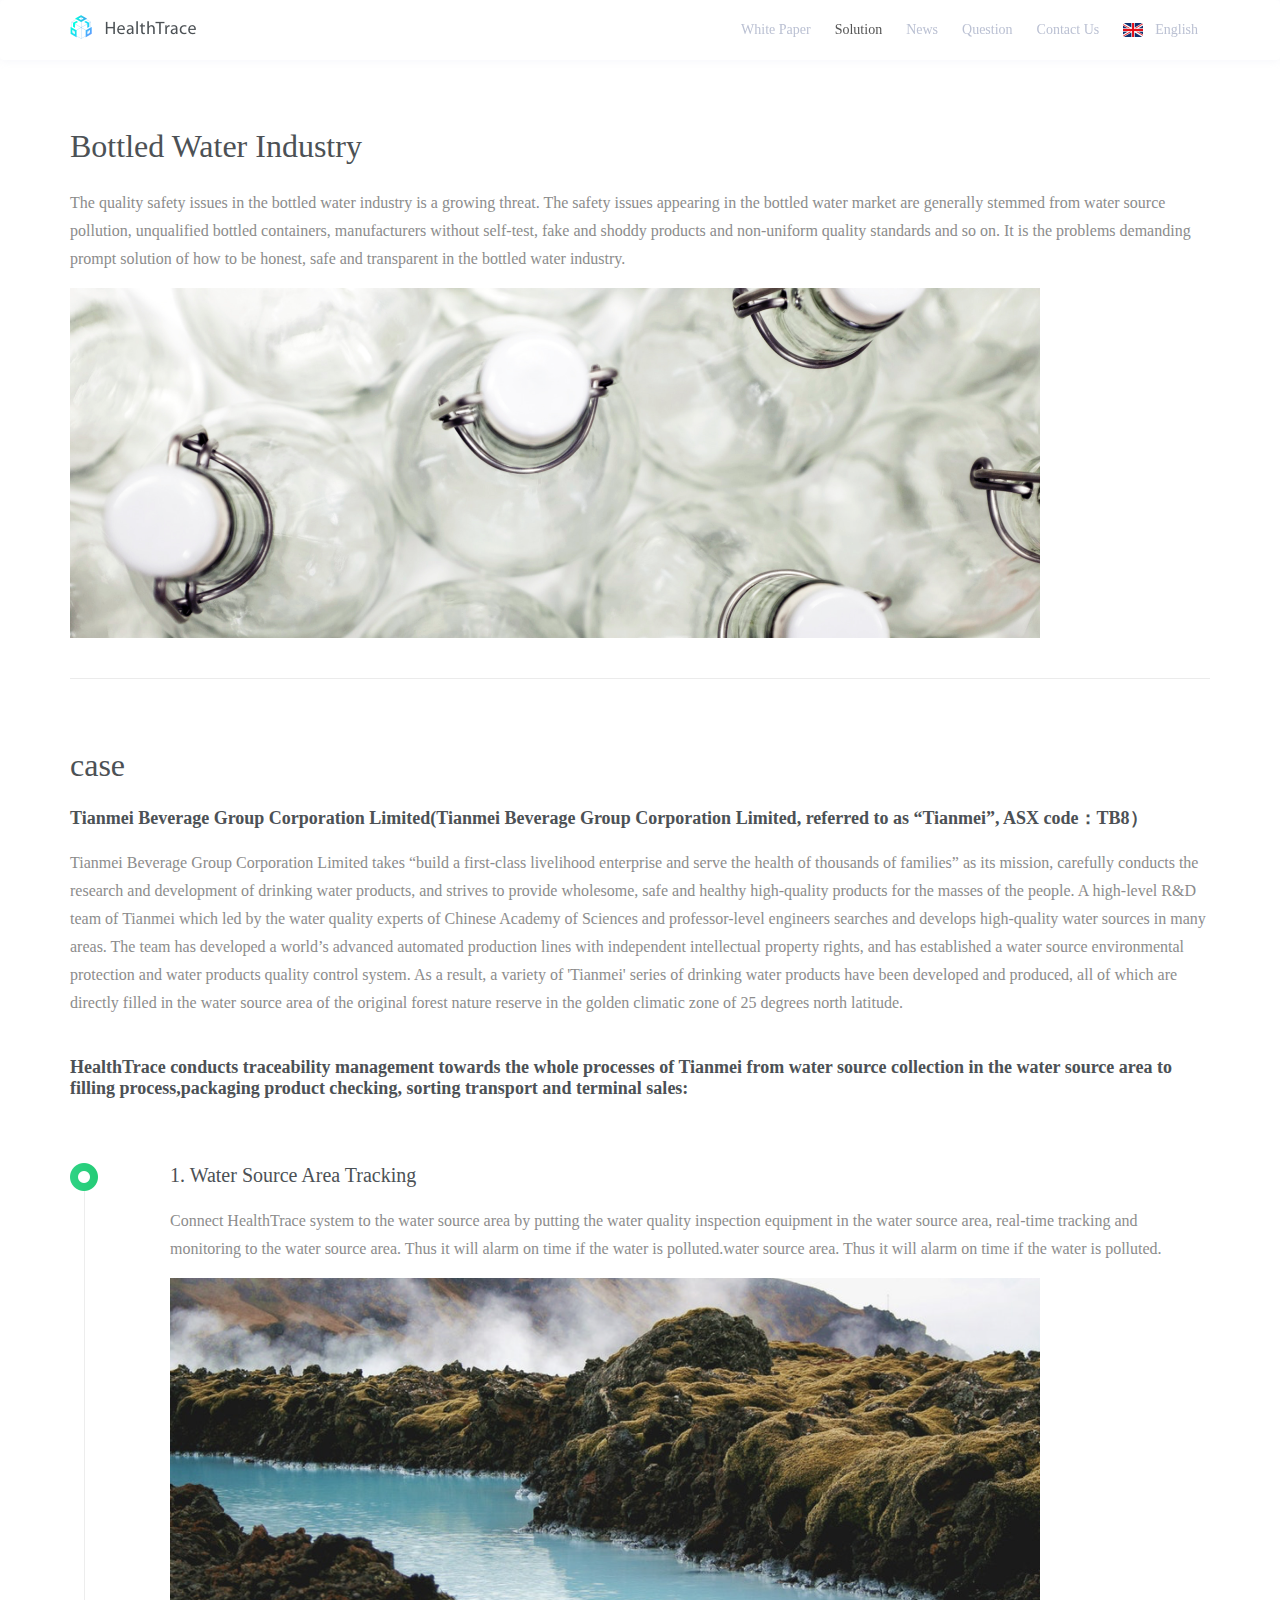
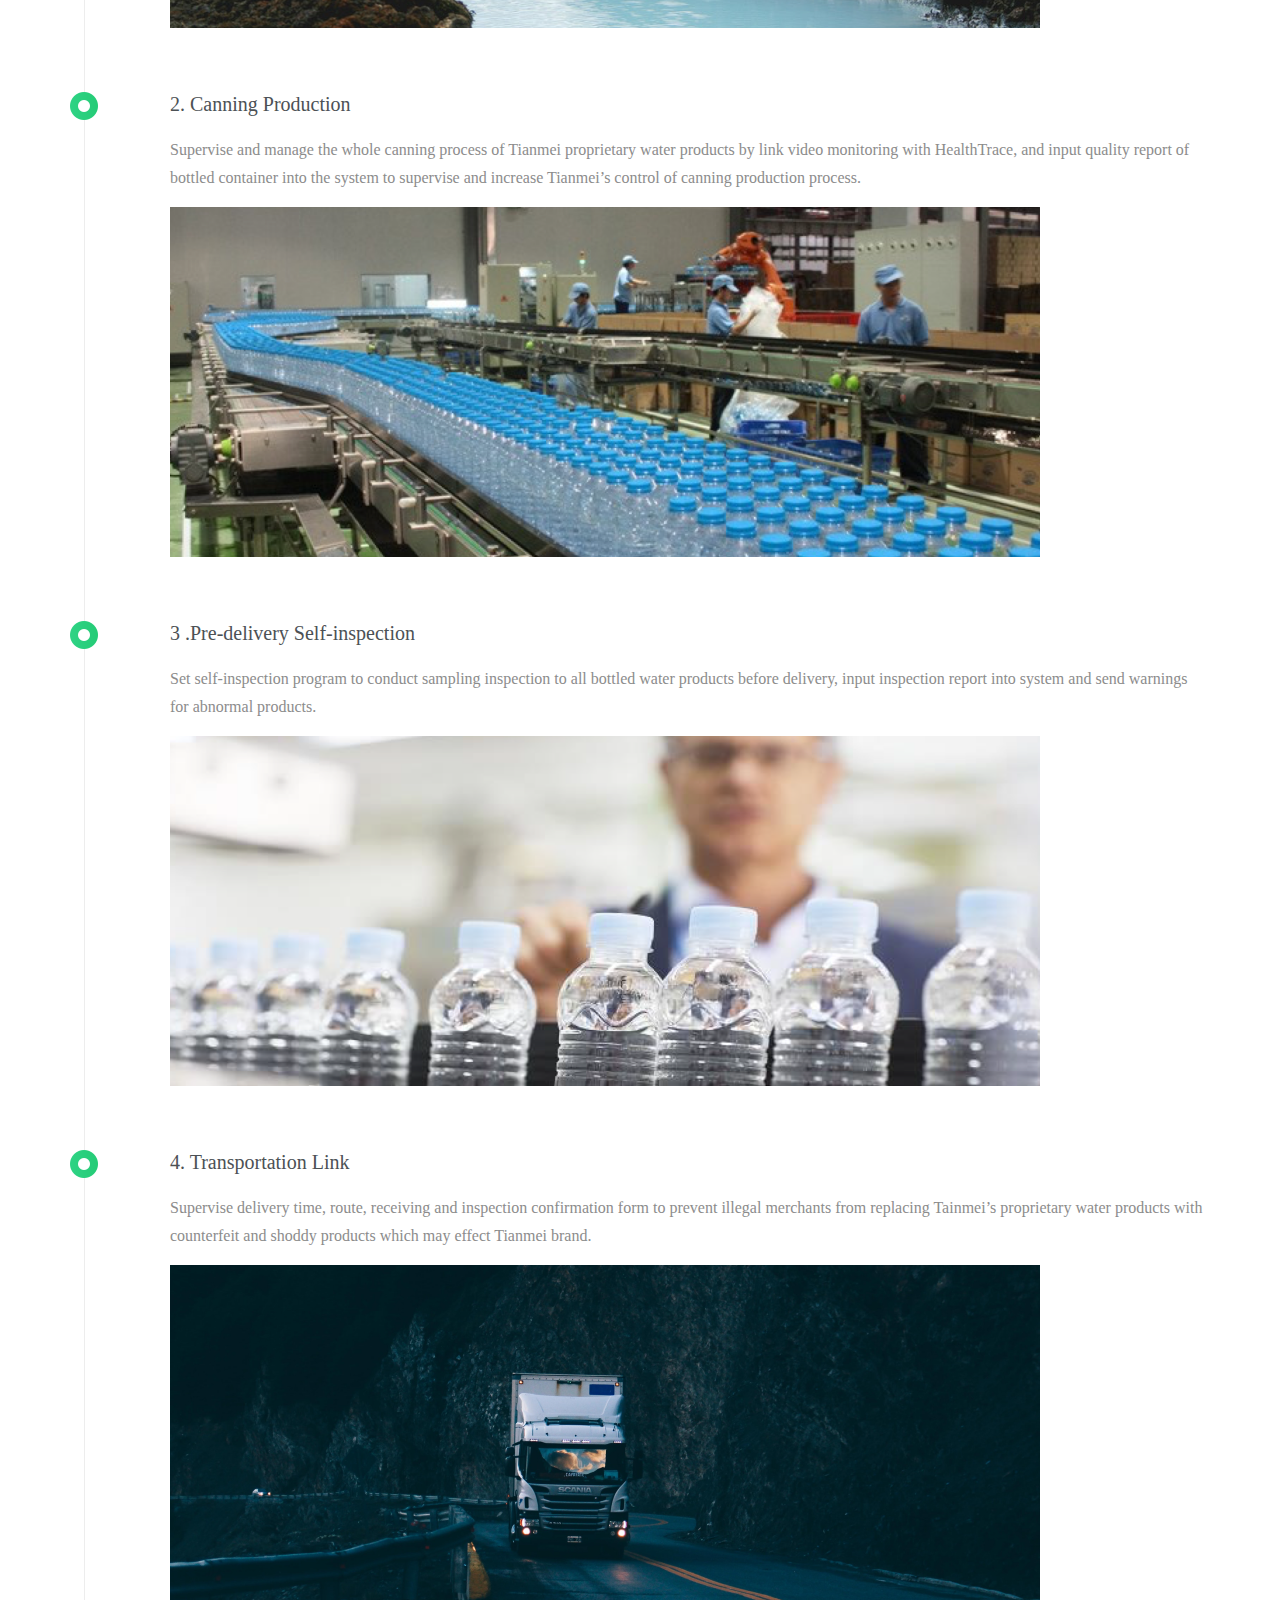
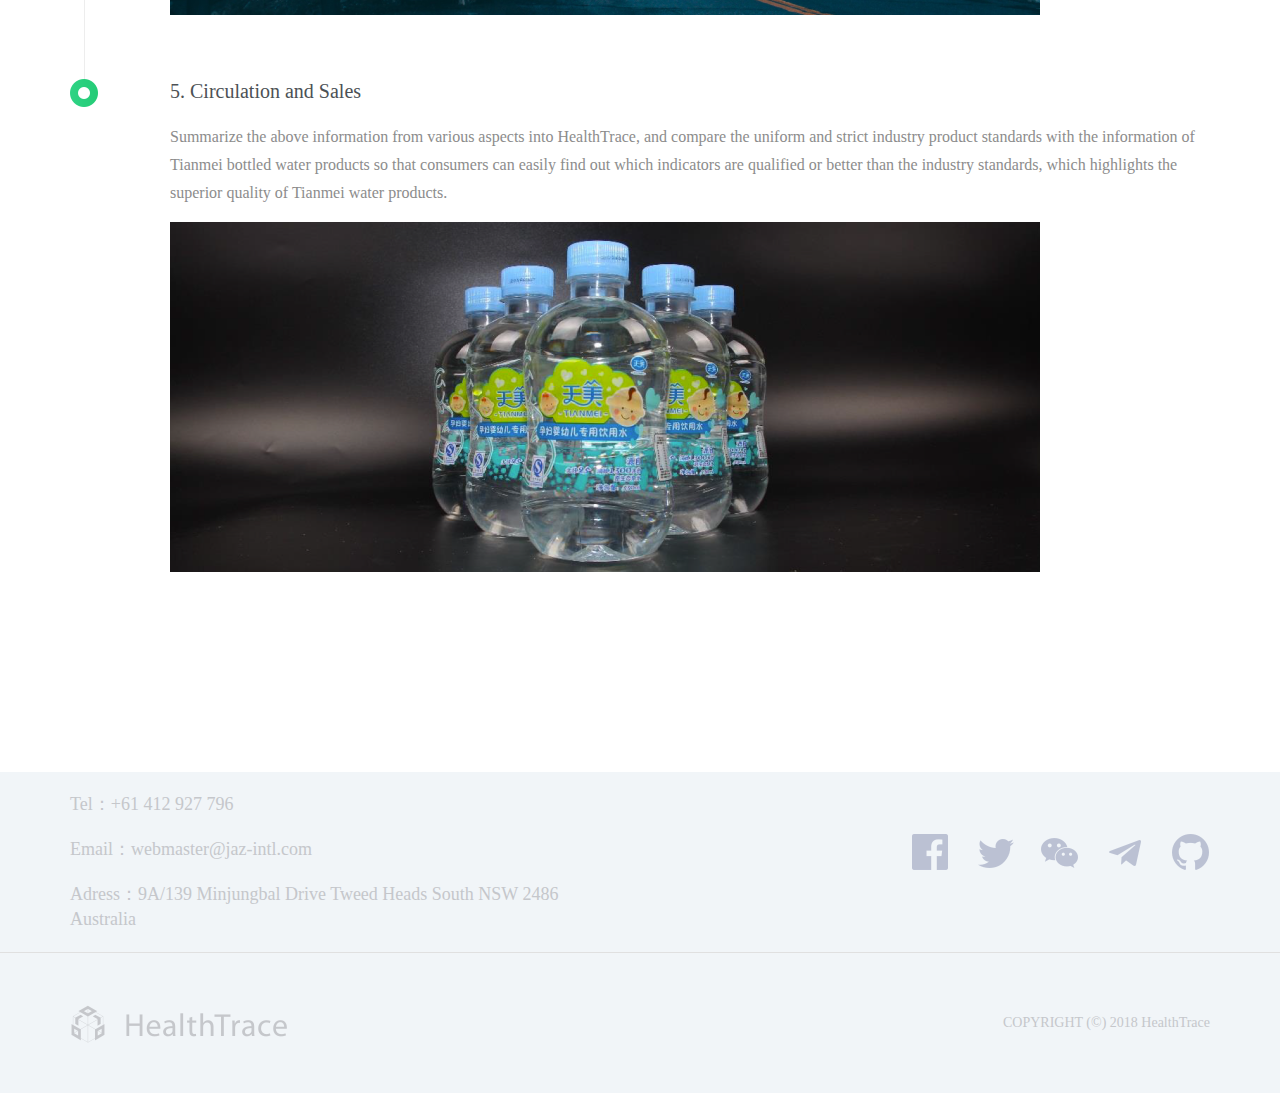
<file: html/water.html>
<!DOCTYPE html>
<html lang="en">
<head>
    <meta charset="UTF-8">
    <meta name="viewport" content="width=device-width,initial-scale=1.0,maximum-scale=1.0,minimum-scale=1.0,user-scalable=no" >
    <title></title>
    <link rel="icon" type="image/x-icon" href="../images/favicon.ico">
    <link rel="stylesheet" href="../lib/bootstrap/css/bootstrap.min.css"/>
    <link rel="stylesheet" href="../css/style.css">
    <link rel="stylesheet" href="../css/styles.css">
    <link rel="stylesheet" href="../css/media.css">
    <script src="../lib/jquery/jquery-2.2.4.min.js"></script>
    <script src="../lib/jquery.localize.js" type="text/javascript"></script>
    <script src="../lib/bootstrap/js/bootstrap.min.js"></script>
    <script src="../js/language_cookie_other.js" type="text/javascript"></script>
    <script src="../js/switchLan.js" type="text/javascript"></script>
</head>
<script>
    setTitle("water")
</script>
<body>
<div class="navbar navbar-default">
    <div class="container">
        <div class="navbar-header">
            <button type="button" class="navbar-toggle" data-toggle="collapse" data-target="#coll3">
                <span class="icon-bar"></span>
                <span class="icon-bar"></span>
                <span class="icon-bar"></span>
            </button>
            <a href="../index.html" class="navbar-brand">
                <img src="../images/logo_header_other@2x.png"/>
            </a>
        </div>
        <div class="collapse navbar-collapse" id="coll3">
            <ul class="nav navbar-nav navbar-right">
                <li><a target="_blank" href="../whitePaper/htc-whitePaper-zh.pdf" data-localize="nav.menu1">白皮书</a></li>
                <li class="active"><a href="../html/solution.html"  data-localize="nav.menu2">解决方案</a></li>
                <li><a href="../html/news.html"  data-localize="nav.menu3">新闻</a></li>
                <li><a href="../html/qa.html"  data-localize="nav.menu4">常见问题</a></li>
                <li><a href="../html/contractUs.html"  data-localize="nav.menu5">联系我们</a></li>
                <li class="language">
                    <img src="../images/icon_flag_china@2x.png" data-localize="nav.icon_other"/><a href="#"  data-localize="nav.menu6">简体中文</a>
                    <ul>
                        <li class="zh"><img src="../images/icon_flag_china@2x.png"/><a>简体中文</a></li>
                        <li class="en"><img src="../images/icon_flag_eng@2x.png"/><a>English</a></li>
                        <li class="jp"><img src="../images/icon_flag_Jap@2x.png"/><a>日本語</a></li>
                    </ul>
                </li>
            </ul>
        </div>
    </div>
</div>


<div class="originBlock container head-top">
    <div class="desc">
        <div class="title" data-localize="waterPage.title">瓶装水供应链溯源</div>
        <p data-localize="waterPage.summary">瓶装水行业的质量安全问题日益严峻，出现在瓶装水市场中的一些安全问题一般源于水源污染、瓶装容器不合格、厂家无自检、假冒伪劣产品及质量标准不统一等问题。如何做到诚信、安全、信息透明，是瓶装水行业亟待解决的问题。</p>
        <img src="../images/pic_bottledetail_head@2x.png"/>
    </div>
    <div class="case">
        <div class="title" data-localize="waterPage.case.title">案例</div>
        <div class="secTitle" data-localize="waterPage.case.secTitle1">Tianmei Beverage Group Corporation Limited（天美饮品集团有限公司，简称“天美”，ASX代码：TB8）</div>
        <p data-localize="waterPage.case.info">天美饮品集团有限公司以“打造一流民生企业，服务千家万户健康”为使命，精心研发饮用水产品，力求为广大百姓提供卫生、安全、健康的高品质产品。天美拥有中科院水质专家、教授级工程师领衔的高水平研发团队，在多地探寻开发高质量水源，研制出有自主知识产权、达到世界先进水平的自动化生产线，建立了水源地环境保护和水产品质量监控体系，已开发生产多款“天美”系列饮用水产品，所有产品均在地处北纬25度黃金气候生态带的原始森林自然保护区水源地直接灌装。</p>
        <div class="secTitle" data-localize="waterPage.case.secTitle2">HealthTrace把天美从水源地的水源采集到灌装处理，封装品检，分拣运输，终端销售的全过程进行管理溯源：</div>
        <div class="list">
            <div class="item">
                <div class="name" data-localize="waterPage.item1.title">1.水源地跟踪</div>
                <div class="info" data-localize="waterPage.item1.des">通过将水源地的水质检验设备连接入HealthTrace系统，对水源地进行实时跟踪监测，水质出现污染情况及时报警。</div>
                <div><img src="../images/pic_bottledetail_1@2x.png"/></div>
            </div>
            <div class="item">
                <div class="name" data-localize="waterPage.item2.title">2.罐装生产环节</div>
                <div class="info" data-localize="waterPage.item2.des">通过将视频监控连入HealthTrace中，对天美自营水产品的罐装全过程进行监督管理，并将瓶装容器的质检报告输入系统中，进行监督，提高天美对罐装生产过程的把控。</div>
                <div><img src="../images/pic_bottledetail_2@2x.png"/></div>
            </div>
            <div class="item">
                <div class="name" data-localize="waterPage.item3.title">3.出场前自检环节</div>
                <div class="info" data-localize="waterPage.item3.des">设置自检程序，对所有瓶装水产品进行出厂前的抽样检测，并将检测报告录入系统，对异常产品发出警告。</div>
                <div><img src="../images/pic_bottledetail_3@2x.png"/></div>
            </div>
            <div class="item">
                <div class="name" data-localize="waterPage.item4.title">4.运输环节</div>
                <div class="info" data-localize="waterPage.item4.des">监督所有运输车辆的配送时间、路线及收验货确认单，防止有不法商贩用假冒伪劣产品偷换天美的自营水产品，对天美品牌造成影响。</div>
                <div><img src="../images/pic_bottledetail_4@2x.png"/></div>
            </div>
            <div class="item">
                <div class="name" data-localize="waterPage.item5.title">5.流通销售环节</div>
                <div class="info" data-localize="waterPage.item5.des">将上述各种环节的信息汇总入HealthTrace，并将统一严格的行业产品标准与天美瓶装水产品信息进行对比，消费者很容易看出哪些指标合格或优于行业标准，凸显出天美水产品优良品质的优势。</div>
                <div><img src="../images/pic_bottledetail_5@2x.png"/></div>
            </div>
        </div>
    </div>
</div>


<div class="footer">
    <div class="contact container">
        <div class="row">
            <div class="left col-sm-6 col-xs-12">
                <p data-localize="contact.phone">电话：+61 412 927 796</p>
                <p data-localize="contact.email">邮箱：webmaster@jaz-intl.com</p>
                <p data-localize="contact.adress">地址：9A/139 Minjungbal Drive Tweed Heads South NSW 2486 Australia</p>
            </div>
            <div class="right col-sm-6 col-xs-12">
                <p>
                    <a class="facebook"></a>
                    <a class="twitter"></a>
                    <a class="wechat"></a>
                    <a class="telegram"></a>
                    <a target="_blank" href="https://github.com/HealthTrace" class="github"></a>
                </p>
            </div>
        </div>
    </div>
    <div class="divide"></div>
    <div class="copyright container">
        <div class="logoBottom"><img src="../images/logo_bottom@2x.png"></div>
        <p>COPYRIGHT (©) 2018 HealthTrace</p>
    </div>
</div>
</body>
</html>
</file>
<file: css/slide.css>
.slide-carousel {
  width: 100%;
  height: 100%;
  position: relative;
  /*overflow: hidden;*/
}
.slide-carousel .item-list {
  position: relative;
  height: 100%;
  width: 100%;
  max-width: 1920px;
  overflow: hidden;
}
.slide-carousel .item-list li .item-content {
  width: 100%;
  height: 100%;
}
.slide-carousel .item-list li .item-content a {
  display: block;
  width: 100%;
  height: 100%;
}
.slide-carousel .item-list li .item-content a .cover-img {
  width: 100%;
  height: 100%;
}

.slide-carousel .controls {
  opacity: 1;
}
.slide-carousel .controls a {
  cursor: pointer;
  text-decoration: none;
  width: 40px;
  height: 60px;
  position: absolute;
  background-color: rgba(0, 0, 0, 0.2);
  color: #fff;
  font-size: 35px;
  padding-top: 25px;
  z-index: 2;
}
.slide-carousel .controls a:hover {
  background-color: rgba(0, 0, 0, 0.5);
}
.slide-carousel .controls .item-prev {
  top: 50%;
  left: 0;
  margin-top: -42px;
}
.slide-carousel .controls .item-next {
  top: 50%;
  right: 0;
  margin-top: -42px;
}
.slide-carousel .desc {
  height: 200px;
  width: 100%;
  position: absolute;
  bottom: 0;
  left: 0;
  z-index: 99;
}
.slide-carousel .desc strong {
  color: #fff;
  font-size: 20px;
  line-height: 72px;
  margin-left: 20px;
  overflow: hidden;
  white-space: nowrap;
  text-overflow: ellipsis;
}
.slide-carousel:hover .controls {
  opacity: 1;
  transition: opacity 0.5s ease;
}

.slide-carousel .indicator-list {
  position: absolute;
  bottom: 20px;
  left: 50%;
  margin-left: -63px;
  z-index: 100;
}
.slide-carousel .indicator-list a {
  display: inline-block;
  width: 12px;
  height: 12px;
  border: 2px solid #fff;
  border-radius: 50%;
  overflow: hidden;
  background-color: #ccc;
  margin-left: 5px;
}
.slide-carousel .indicator-list a.selected {
  border-color: #ff6700;
  background-color: #5fff92;
}
</file>
<file: css/styles.css>
article {
  display: none;
}
.footer {
  background-color: #f1f5f8;
}
.footer .contact {
  -webkit-align-items: center;
}
.footer .contact .left p {
  margin: 20px 0;
  line-height: 25px;
  font-size: 18px;
  font-family: PingFangSC-Regular;
  color: #c5c7cb;
}
.footer .contact .right {
  padding: 60px 15px 30px 15px;
}
.footer .contact .right p {
  display: flex;
  justify-content: flex-end;
}
.footer .contact .right a {
  display: inline-block;
  width: 40px;
  height: 40px;
  margin-left: 25px;
  position: relative;
  background-size: contain;
  background-position: center;
  background-repeat: no-repeat;
}
.footer .contact .right a:first-child {
  margin-left: 0;
}
.footer .contact .right .wechat:hover:after {
  display: block;
}
.footer .contact .right .wechat:after {
  display: none;
  position: absolute;
  top: -158px;
  left: 50%;
  margin-left: -60px;
  content: '';
  width: 120px;
  height: 120px;
  background: #ffffff url("../images/qrcode@2x.png") no-repeat center;
  box-shadow: 0px 5px 30px 0px rgba(124, 138, 192, 0.2);
  border-radius: 4px ;
  z-index: 100;
}
.facebook {
  background-image: url("../images/icon_facebook@2x.png");
}
.facebook:hover {
  background-image: url("../images/icon_facebook_hover@2x.png");
}
.twitter {
  background-image: url("../images/icon_twitter@2x.png");
}
.twitter:hover {
  background-image: url("../images/icon_twitter_hover@2x.png");
}
.wechat {
  background-image: url("../images/icon_wechat@2x.png");
}
.wechat:hover {
  background-image: url("../images/icon_wechat_hover@2x.png");
}
.github {
  background-image: url("../images/icon_github@2x.png");
}
.github:hover {
  background-image: url("../images/icon_github_hover@2x.png");
}
.telegram {
  background-image: url("../images/icon_telegram@2x.png");
}
.telegram:hover {
  background-image: url("../images/icon_telegram_hover@2x.png");
}
.reddit {
  background-image: url("../images/icon_reddit@2x.png");
}
.reddit:hover {
  background-image: url("../images/icon_reddit_hover@2x.png");
}
.footer .divide {
  width: 100%;
  height: 1px;
  margin: 0 auto;
  background: #e0e0e0;
}
.footer .copyright {
  line-height: 40px;
  overflow: hidden;
  padding-top: 50px;
  padding-bottom: 50px;
}
.footer .logoBottom {
  float: left;
}
.footer .copyright p {
  float: right;
  font-size: 14px;
  color: #c5c7cb;
}
.navbar-default .navbar-nav > li > a,
.navbar-default .navbar-nav > li > a:focus,
.navbar-default .navbar-nav > li > a:hover {
  color: #BBC1D3;
}
.navbar-default .navbar-nav > .active > a,
.navbar-default .navbar-nav > .active > a:focus,
.navbar-default .navbar-nav > .active > a:hover {
  background-color: #fff;
}
.navbar-default {
  background: #fff;
  box-shadow: 0px 1px 9px 0px rgba(203, 208, 228, 0.2);
  position: fixed;
  top: 0;
  left: 0;
  width: 100%;
  border: none;
  z-index: 999;
}
.navbar-default .navbar-collapse.in {
  overflow-y: visible;
}
.navbar-default .navbar-collapse a {
  text-decoration: none;
  line-height: 30px;
  font-size: 14px;
  padding: 15px 12px;
}
.navbar-default .navbar-collapse a:hover {
  color: #73799c;
  background: #fff;
}
.navbar-default .navbar-collapse .active {
  color: #73799c;
}
.navbar-default .navbar-collapse .active a {
  background: #fff;
}
.navbar-default .language {
  position: relative;
  height: 60px;
  display: flex;
  align-items: center;
  padding-left: 12px;
}
.navbar-default .language ul {
  position: absolute;
  top: 68px;
  left: 0;
  z-index: 100;
  width: 132px;
  background: rgba(255, 255, 255, 0.4);
  display: none;
}
.navbar-default .language ul li {
  height: 40px;
  display: flex;
  align-items: center;
  padding-left: 15px;
  background: rgba(27, 118, 255, 0.6);
}
.navbar-default .language ul li a {
  color: #fff;
}
.navbar-default .language ul li img {
  width: 20px;
  height: 14px;
  margin-right: 15px;
}
.navbar-default .language ul li:hover {
  background: #1B76FF;
}
.navbar-default .language ul li:hover a {
  background: transparent;
  color: #fff;
}
</file>
<file: css/media.css>
@media all and (max-width: 500px) {
  .title h3:before {
    display: none;
  }
  .title h3:after {
    display: none;
  }
  .carousel-caption {
    display: none;
  }
  .slide-carousel .controls {
    display: none;
  }
  .slide-3d .item-list {
    width: 280px;
  }
  .slide-3d .desc {
    bottom: -140px;
  }
  .slide-3d .item-list li {
    width: 140px;
    height: 140px;
  }
  .slide-3d .item-list li.item2 {
    transform: translate3d(70px, 0, 0) scale(1);
  }
  .slide-3d .item-list li.item3 {
    transform: translate3d(140px, 0, 0) scale(0.67);
  }
  .timeAxis-sm li .event {
    justify-content: flex-start;
  }
  .partner .item img {
    width: 260px;
    margin: 5px 0;
  }
  .footer .copyright p {
    float: left;
  }
}
@media all and (min-width: 501px) and (max-width: 768px) {
  .carousel-caption {
    bottom: 20px;
  }
  .carousel-caption img {
    margin-bottom: 16px;
    width: 300px;
  }
  .carousel-caption h1 {
    font-size: 30px;
    margin-bottom: 14px;
  }
  .carousel-caption p {
    font-size: 14px;
    margin-bottom: 12px;
  }
  .carousel-caption .btn-custom {
    line-height: 32px;
    font-size: 14px;
    width: 120px;
  }
}
@media all and (max-width: 768px) {
  .navbar-default .language ul {
    width: 100%;
  }
  .carousel-indicators li,
  .carousel-indicators .active {
    width: 16px;
    height: 16px;
  }
  .goTop {
    right: 30px;
    bottom: 50px;
  }
  .title h3 {
    font-size: 26px;
  }
  .title h3:before {
    width: 50px;
  }
  .title h3:after {
    width: 50px;
  }
  .timeAxis {
    display: none;
  }
  .timeAxis-sm {
    display: block;
  }
  .originBlock .case .list {
    padding-left: 50px;
  }
  .originBlock .case .item:before {
    left: -30px;
  }
  .originBlock .case .list .name:before {
    left: -43px;
  }
  .footer .contact .right p {
    justify-content: center;
  }
}
@media all and (min-width: 768px) {
  .container {
    max-width: 100%;
  }
}
@media all and (min-width: 767px) and (max-width: 992px) {
  .carousel-caption img {
    margin-bottom: 24px;
    width: 350px;
  }
  .carousel-caption h1 {
    font-size: 36px;
    margin-bottom: 20px;
  }
  .carousel-caption p {
    margin-bottom: 30px;
  }
  .carousel-caption .btn-custom {
    line-height: 36px;
    font-size: 16px;
    width: 150px;
  }
}
@media all and (min-width: 993px) and (max-width: 1200px) {
  .carousel-caption img {
    margin-bottom: 36px;
  }
  .carousel-caption h1 {
    font-size: 48px;
    margin-bottom: 24px;
  }
  .carousel-caption p {
    margin-bottom: 56px;
  }
  .carousel-caption .btn-custom {
    line-height: 46px;
  }
}
</file>
<file: css/style.css>
/* reset */

html,
body,
h1,
h2,
h3,
h4,
h5,
h6,
div,
dl,
dt,
dd,
ul,
ol,
li,
p,
blockquote,
pre,
hr,
figure,
table,
caption,
th,
td,
form,
fieldset,
legend,
input,
button,
textarea,
menu {
    margin: 0;
    padding: 0;
}

header,
footer,
section,
article,
aside,
nav,
hgroup,
address,
figure,
figcaption,
menu,
details {
    display: block;
}

table {
    border-collapse: collapse;
    border-spacing: 0;
}

caption,
th {
    text-align: left;
    font-weight: normal;
}

html,
body,
fieldset,
img,
iframe,
abbr {
    border: 0;
}

i,
cite,
em,
var,
address,
dfn {
    font-style: normal;
}

[hidefocus],
summary {
    outline: 0;
}

li {
    list-style: none;
}

h1,
h2,
h3,
h4,
h5,
h6,
small {
    font-size: 100%;
}

sup,
sub {
    font-size: 83%;
}

pre,
code,
kbd,
samp {
    font-family: inherit;
}

q:before,
q:after {
    content: none;
}

textarea {
    overflow: auto;
    resize: none;
}

label,
summary {
    cursor: default;
}

a,
button {
    cursor: pointer;
}

h1,
h2,
h3,
h4,
h5,
h6,
em,
strong,
b {
    font-weight: bold;
}

del,
ins,
u,
s,
a,
a:hover {
    text-decoration: none;
}

body,
textarea,
input,
button,
select,
keygen,
legend {
    font: 12px/1.14 arial, \5b8b\4f53;
    color: #333;
    outline: 0;
}

body {
    background: #fff;
}

a,
a:hover {
    color: #333;
}
*{
    box-sizing: border-box;
}
.head-top{
    padding-top: 60px;
}
/*控制banner图小按钮样式设置*/
.carousel-indicators li {
    display: inline-block;
    width: 24px;
    height: 24px;
    margin: 0px;
    text-indent: -999px;
    cursor: pointer;
    border-radius: 0;
    background:rgba(255,255,255,1);
    opacity:0.3347;
}
.carousel-indicators .active {
    width: 24px;
    height: 24px;
    margin: 0;
    background:rgba(50,145,255,1);
    opacity:1;
    border: 3px solid rgb(238, 238, 238);
}

/*控制每张banner图描述内容的样式*/
.carousel-caption{
    text-align: left;
    left: 30px;
    right: 30px;
    max-width: 1120px;
    margin: auto;
    bottom: 40px;
}
.carousel-caption h1{
    line-height:75px;
    font-size:54px;
    font-family:PingFangSC-Medium;
    color:rgba(255,255,255,1);
    margin-top: 0px;
    margin-bottom: 36px;
    text-shadow: none;
}
.carousel-caption img{
    margin-bottom: 46px;
}
.carousel-caption p{
    margin: 0 auto 80px;
    line-height:24px;
    font-size:20px;
    font-family:Ubuntu;
    color:#fff;
    text-shadow: none;
}
.carousel-caption a{
    text-shadow: none;
}

.btn-custom{
    display: inline-block;
    width:186px;
    line-height: 56px;
    color: #fff;
    background:rgba(50,145,255,1);
    border-radius: 4px;
    font-size:22px;
    font-family:PingFangSC-Regular;
    text-align: center;
}
.btn-custom:hover{
    color: white;
    background:rgba(27,118,255,1);
    text-decoration: none;
}

/*HealthTrace的目标,核心技术优势*/
.adv_Tar{
    background: url("../images/bg_ht@2x.png") no-repeat center;
}
.advantage,.target{
    -webkit-display:flex;
    display:flex;
    -webkit-align-items:center;
    align-items:center;
    margin: 0 auto;
    /*background-color: #f1f1f1;*/
}
.advantage h2,.target h2{
    line-height:48px;
    margin:50px 0 24px 0;
    font-size:34px;
    font-family:PingFangSC-Regular;
    color:rgba(76,81,85,1);
}
.advantage .des p,.target .des p{
    margin: 0;
    font-size:16px;
    color:rgba(140,140,140,1);
    line-height:28px;
}
.advantage img{
    max-width: 100%;
}
.target .img img{
    max-width:100%;
}



/*为什么选择我们*/
.whyUsWrap{
    background: #fdfdfd url("../images/bg_choose@2x.png") no-repeat bottom center;
}
.whyUs{
    margin: 0 auto;
    padding-top: 60px;
    padding-bottom: 100px;
}
.whyUs h3{
    height:48px;
    line-height:48px;
    margin: 0 0 50px 0;
    text-align: center;
    font-size:34px;
    color:rgba(76,81,85,1);
}
.whyUs .list{
    overflow: hidden;
    text-align: center;
}
.whyUs .item div img{
    max-width: 100%;
}
.whyUs p{
    font-size:18px;
    line-height:28px;
    font-family:PingFangSC-Regular;
    color:rgba(140,140,140,1);
    text-align: center;
    margin-top: 16px;
    margin-bottom: 0px;
}






/*团队成员*/
.memberWrap{
    width: 100%;
    background: url("../images/bg_team@2x.png") no-repeat top center;
}
.member{
    margin: 0 auto;
    padding-top: 60px;
    padding-bottom: 60px;
    text-align: center;
    overflow: hidden;
}
.member .list2{
    background: none;
}
.member .item{
    /*height: 510px;*/
    /*margin: 0 15px;*/
    padding:70px 35px 38px;
}
.title h3{
    line-height:48px;
    font-size:34px;
    font-family:PingFangSC-Regular;
    color:rgba(76,81,85,1);
    margin: 0 auto;
}
.title h3:before{
    vertical-align: 20%;
    display: inline-block;
    content: '';
    width:100px;
    height:1px;
    margin-right: 20px;
    background:rgba(216,216,216,1);
}
.title h3:after{
    vertical-align: 20%;
    display: inline-block;
    content: '';
    width:100px;
    height:1px;
    margin-left: 20px;
    background:rgba(216,216,216,1);
}
.title .sec-title{
    height:25px;
    line-height:26px;
    font-size:22px;
    font-family:Ubuntu;
    color:rgba(197,199,203,1);
    margin: 10px 0 30px;
}
.member h4{
    line-height:35px;
    margin: 40px 0 20px;
    font-size:30px;
    font-family:Ubuntu-Medium;
    color:rgba(76,81,85,1);
}
.member .job{
    font-size:22px;
    font-family:Ubuntu;
    color:rgba(50,145,255,1);
    line-height:26px;
}
.member p{
    margin: 32px 0 0;
    font-size:16px;
    line-height:30px;
    font-family:PingFangSC-Regular;
    color:rgba(140,140,140,1);
    text-align: left;
}

/*个人支持*/
.supportWrap{
    height: 600px;
    background: url("../images/bg_personal@2x.png") no-repeat top center;
}

.support{
    margin: 0 auto;
    padding-top: 60px;
    text-align: center;
}
.support .title h3{
    color:rgba(255,255,255,1);
}
.support .title .sec-title{
    color:rgba(216,216,216,1);
}
.support .desc .item{
    display: none;
}
.sliderDesc1{
    line-height:22px;
    margin: 55px auto 30px;
    font-size:16px;
    font-family:PingFangSC-Regular;
    color:rgba(187,193,211,1);
}
.sliderDesc2{
    height:27px;
    font-size:24px;
    font-family:Ubuntu-Medium;
    color:rgba(255,255,255,1);
    line-height:28px;
}

#carousel-example-generic .carousel-inner{
    max-width: 1920px;
    height: 680px;
    margin: 0 auto;
}
#carousel-example-generic .carousel-inner .item{
    width: 1920px;
    height: 680px;
    position: absolute;
    left: 50%;
    margin-left: -960px;
}


/*企业支持*/
.partnerWrap{
    width: 100%;
    background: #fdfdfd url("../images/bg_qiyezhichi@2x.png") no-repeat center;
}
.partner{
    padding-top: 60px;
    text-align: center;
    overflow: hidden;
}
.partner .list{
    margin-top: 65px;
    overflow: hidden;
    /*background: url("../images/border.png") no-repeat top center;*/
}
.partner .item img{
    width: 370px;
    max-width: 100%;
    margin: 15px 0;
}

/*新闻中心*/
.news{
    padding-top: 60px;
}
.news .list{
    padding: 50px 0 78px;
    overflow: hidden;
}
.news .list .item{
    padding-top: 36px;
    display: flex;
    flex-direction: row;
    position: relative;
}
.news .item .left{
    width: 90px;
    text-align: right;
}
.news .item .left .day{
    height:38px;
    font-size:34px;
    font-family:Ubuntu;
    color:rgba(76,81,85,1);
    line-height:39px;
}
.news .item .left .month{
    height:13px;
    font-size:12px;
    font-family:Ubuntu;
    color:rgba(140,140,140,1);
    line-height:13px;
}
.news .item .right{
    /*width: 680px;*/
    padding-left: 40px;
    text-align: right;
}
.news .item .right .name{
    font-size:18px;
    font-family:PingFangSC-Medium;
    color:rgba(76,81,85,1);
    line-height:32px;
    text-align: left;
}
.news .item .right .summary{
    margin: 10px 0 6px;
    font-size:14px;
    font-family:PingFangSC-Regular;
    color:rgba(140,140,140,1);
    line-height:22px;
    text-align: left;
}
.news .item .right .detail{
    display: inline-block;
    width:79px;
    height:32px;
    border-radius: 4px;
    font-size:14px;
    font-family:PingFangSC-Regular;
    color:rgba(197,199,203,1);
    line-height:32px;
    border: 1px solid #C5C7CB;
    text-align: center;
}
.news .item .right .detail:hover{
    color:rgba(255,255,255,1);
    background:rgba(160,166,200,1);
    text-decoration: none;
}
/*回到顶部区域*/
.goTop{
    position: fixed;
    bottom:89px;
    right: 100px;
    width: 50px;
    height: 50px;
    background:#fff url("../images/icon_backtotop@2x.png") no-repeat;
    background-size: 50px 50px;
    cursor: pointer;
    z-index: 9999;
    display: none;
}

.slide-3d{
    height: 190px;
    margin: 62px auto 0;
}
.slide-3d .desc {
    display: block;
}

.slide-3d .item-list{
    width: 390px;
    margin: 0 auto;
}
.slide-3d .item-list li {
    width: 190px;
    height: 190px;
    border: 5px solid #fff;
    border-radius: 50%;
    overflow: hidden;
    transition: all 0.5s ease-out;
    opacity: 0;
    position: absolute;
    top: 0;
    left: 0;
}
.slide-3d .item-list li.item0 {
    transform: translate3d(-100px, 0, 0) scale(0.67);
}
.slide-3d .item-list li.item1 {
    transform: translate3d(0, 0, 0) scale(0.67);
    transform-origin: 0 50%;
    opacity: 1;
    z-index: 2;
}
.slide-3d .item-list li.item2 {
    transform: translate3d(100px, 0, 0) scale(1);
    transform-origin: 0 50%;
    opacity: 1;
    z-index: 3;
}
.slide-3d .item-list li.item3 {
    transform: translate3d(200px, 0, 0) scale(0.67);
    transform-origin: 100% 50%;
    opacity: 1;
    z-index: 2;
}
.slide-3d .item-list li.item4 {
    transform: translate3d(300px, 0, 0) scale(0.67);
}
.slide-3d .item-list li.item5 {
    transform: translate3d(400px, 0, 0) scale(0.67);
}
.slide-3d .item-list li.item6 {
    transform: translate3d(500px, 0, 0) scale(0.67);
}
.slide-3d .item-list li.item7 {
    transform: translate3d(600px, 0, 0) scale(0.67);
}
.slide-3d .item-list li.item8 {
    transform: translate3d(700px, 0, 0) scale(0.67);
}
.slide-3d .item-list li.item9 {
    transform: translate3d(800px, 0, 0) scale(0.67);
}
.slide-3d .desc {
    height: 200px;
    width: 100%;
    position: absolute;
    bottom: -160px;
    left: 0;
    z-index: 99;
}

.slide-3d .controls a {
    width: 50px;
    height: 50px;
    line-height: 50px;
    text-align: center;
    background:rgba(56,54,61,1);
    border-radius: 25px;
    color: #9c9b9f;
    font-size: 20px;
    padding-top: 0;
}
.slide-3d .controls a:hover{
    color: #ffffff;
    /*background:rgba(56,54,61,1);*/
}

body{
    font-family:'PingFangSC-Regular','微软雅黑';
}
.solutionBlock{
    padding-top: 96px;
}
.solutionBlock .info{
    overflow: hidden;
}
.solutionBlock .info p{
    margin-bottom: 50px;
    font-size:16px;
    font-family:PingFangSC-Regular;
    color:rgba(140,140,140,1);
    line-height:30px;
}
.solutionBlock .info img{
    max-width: 100%;
    display: block;
    margin: 0 auto 35px;
}


.case-box{
    padding-top: 50px;
    padding-bottom: 256px;
}
.case-box .title{
    margin-bottom: 96px;
    text-align: center;
}

.case-box .item{
    position: relative;
    height: 300px;
    max-width: 300px;
    width: 100%;
    margin: 0 auto 30px auto;
    text-align: center;
    background-position: center;
    background-repeat: no-repeat;
}
.case-box .item1{
    background-image: url("../images/pic_case1@2x.png");
}
.case-box .item2{
    background-image: url("../images/pic_case2@2x.png");
}
.case-box .item3{
    background-image: url("../images/pic_case3@2x.png");
}
.case-box .item .hover{
    position: absolute;
    top:0;
    bottom: 0;
    left: 0;
    right: 0;
    background: rgba(0,0,0,0.7);
    display: none;
}
.case-box .item p{
    height:33px;
    font-size:24px;
    font-family:PingFangSC-Regular;
    color:rgba(255,255,255,1);
    line-height:33px;
    margin-top: 99px;
    margin-bottom: 30px;
}
.case-box .item a{
    display: inline-block;
    width:120px;
    height:40px;
    line-height:40px;
    font-size:16px;
    font-family:PingFangSC-Regular;
    color:rgba(255,255,255,1);
    background:rgba(27,118,255,1);
    text-align: center;
}
/*.case-box .item:hover .hover{*/
/*display: block;*/
/*}*/


.clearfix:after {
    content: '';
    display: block;
    height: 0;
    font-size: 0;
    visibility: hidden;
    clear: both;
}

/*时间轴样式*/
.timeAxis{
    display: flex;
    flex-direction: row;
    justify-content: center;
    padding-top: 30px;
    padding-bottom: 200px;
}
.timeAxis .divide{
    width:2px;
    margin-top: 40px;
    background:linear-gradient(180deg,rgba(151,216,255,1),rgba(50,145,255,1));
}
.timeAxis .date{
    height:74px;
    font-size:30px;
    font-family:Ubuntu;
    color:rgba(76,81,85,1);
    line-height:74px;
    margin-bottom: 120px;
    position: relative;
}
.timeAxis .event{
    height:74px;
    font-size:24px;
    font-family:PingFangSC-Regular;
    color:rgba(115,121,156,1);
    line-height:74px;
    margin-bottom: 120px;

    display: flex;
    flex-direction: row;
    justify-content: center;
    align-items: center;
}

.timeAxis .event span{
    font-size:24px;
    font-family:PingFangSC-Regular;
    color:rgba(115,121,156,1);
    line-height:33px;
    margin: 0 30px 0 20px;
}
.timeAxis .line{
    width:80px;
    height:1px;
    background:rgba(216,216,216,1);
}
.timeAxis .left{
    width: 50%;
    text-align: right;
}

.timeAxis .left .date{
    padding-right: 60px;
}
.timeAxis .left .date:after{
    position: absolute;
    top:27px;
    right: -11px;
    content: '';
    width: 20px;
    height: 20px;
    border-radius: 50%;
    background:linear-gradient(90deg,rgba(97,196,255,1),rgba(50,145,255,1));
}

.timeAxis .right{
    width: 50%;
}
.timeAxis .right .date{
    padding-left: 60px;
}
.timeAxis .right .date:after{
    position: absolute;
    top:27px;
    left: -11px;
    content: '';
    width: 20px;
    height: 20px;
    border-radius: 50%;
    background:linear-gradient(90deg,rgba(97,196,255,1),rgba(50,145,255,1));
}

.timeAxis .left .event{
    justify-content: flex-end;
}
.timeAxis .right .event{
    justify-content: flex-start;
}
.timeAxis-sm{
    padding-top: 30px;
    padding-bottom: 200px;
    display: none;
}
.timeAxis-sm li{
    text-align: center;
}
.timeAxis-sm li .date{
    font-size: 28px;
    font-family: Ubuntu;
    color: rgba(76,81,85,1);
    line-height: 54px;
}
.timeAxis-sm li .event{
    display: flex;
    align-items: center;
    justify-content: center;
    padding-bottom: 30px;
}
.timeAxis-sm li .event span{
    font-size: 24px;
    font-family: PingFangSC-Regular;
    color: rgba(115,121,156,1);
    line-height: 33px;
    vertical-align: middle;
    margin-left: 30px;
}
.timeAxis-sm li .event img{
    vertical-align: middle;
}


.originBlock .desc{
    padding: 64px 0 40px;
    border-bottom: 1px solid rgba(0,0,0,0.08);
}
.originBlock .desc img{
    max-width: 100%;
}
.originBlock .desc .title{
    /*height:45px;*/
    line-height:45px;
    font-size:32px;
    font-family:PingFangSC-Medium;
    color:rgba(76,81,85,1);
}
.originBlock .desc p{
    font-size:16px;
    line-height:28px;
    font-family:PingFangSC-Regular;
    color:rgba(140,140,140,1);
    margin: 20px auto 15px;
}


.originBlock .case{
    padding: 64px 0 200px;
}
.originBlock .case img{
    max-width: 100%;
}
.originBlock .case .title{
    height:45px;
    line-height:45px;
    font-size:32px;
    font-family:Ubuntu-Medium;
    color:rgba(76,81,85,1);
}
.originBlock .case .secTitle{
    font-size:18px;
    font-family:Ubuntu-Medium;
    color:rgba(76,81,85,1);
    line-height:21px;
    margin-top: 20px;
    font-weight: 600;
}
.originBlock .case p{
    font-size:16px;
    line-height:28px;
    font-family:PingFangSC-Regular;
    color:rgba(140,140,140,1);
    margin: 20px auto 40px;
}
.originBlock .case .list{
    padding-left: 100px;
}
.originBlock .case .list .item{
    position: relative;
    padding-top: 64px;
}
.originBlock .case .list .name{
    font-size:20px;
    font-family:Ubuntu;
    color:rgba(76,81,85,1);
    line-height:24px;
}
.originBlock .case .list .name:before{
    position: absolute;
    left: -100px;
    content: '';
    width: 28px;
    height: 28px;
    background: url("../images/Group 6@2x.png");
}
.originBlock .case .item:before{
    position: absolute;
    left: -86px;
    content: '';
    width: 1px;
    height: 100%;
    background: #ededed;
}
.originBlock .case .item:last-child:before{
    position: absolute;
    left: -86px;
    content: '';
    width: 1px;
    height: 1px;
    background: #9d9d9d;
}
.originBlock .case .list .info{
    font-size:16px;
    font-family:Ubuntu;
    color:rgba(140,140,140,1);
    line-height:28px;
    margin: 20px 0 15px;
}


.news {
    padding-top: 64px;
    padding-bottom: 50px;
}
.news .news-list li {
    padding: 50px 0 40px 0;
    border-bottom: 1px solid #EDEDED;
}
.news .news-list li h5 {
    font-size: 24px;
    font-family: PingFangSC-Medium;
    color: #4c5155;
    line-height: 33px;
    margin: 0 0 20px;
    font-weight: 500;
}
.news .news-list li h6 {
    font-size: 16px;
    font-family: Ubuntu;
    color: #8c8c8c;
    line-height: 18px;
    margin: 0 0 15px 0;
    font-weight: 500;
}
.news .news-list li p {
    font-size: 16px;
    font-family: Ubuntu;
    color: #4c5155;
    line-height: 28px;
    margin: 0 0 13px 0;
}
.news .news-list li a {
    font-size: 16px;
    font-family: PingFangSC-Regular;
    color: #3291ff;
    line-height: 22px;
}
.news .pagination-box {
    width: 970px;
    margin: 0 auto;
    display: flex;
    justify-content: center;
}
.news .pagination-box .pagination {
    margin: 0 0 50px 0;
}
.news-detail {
    margin-bottom: 80px;
    margin-top: 80px;
}
.news-detail h5 {
    text-align: center;
    font-size: 24px;
    font-family: PingFangSC-Medium;
    color: #4c5155;
    line-height: 33px;
    margin: 0 0 20px;
    font-weight: 500;
}
.news-detail h6 {
    font-size: 16px;
    font-family: Ubuntu;
    color: #8c8c8c;
    line-height: 18px;
    margin: 0 0 30px 0;
    font-weight: 500;
    text-align: right;
}
.news-detail .rich-text {
    font-size: 16px;
    line-height: 24px;
}
.news-detail .rich-text img {
    max-width: 100%;
}


/*联系我们*/
.contractUs{
    padding-top: 64px;
    padding-bottom: 200px;
}
.contractUs .title{
    margin-bottom: 50px;
    text-align: center;
}
.contractUs .list{
    overflow: hidden;
}
.contractUs .list .item{
    position: relative;
    min-height: 200px;
    padding:35px 20px 20px 20px;
    text-align: center;
}
.contractUs .item span{
    display: inline-block;
    height:52px;
    font-size:20px;
    font-family:PingFangSC-Regular;
    color:rgba(76,81,85,1);
    line-height:52px;
    margin-left: 19px;
}
.contractUs .item p{
    font-size:16px;
    font-family:Ubuntu;
    color:rgba(50,145,255,1);
    line-height:24px;
    margin-top: 19px;
}

/*常见问题*/
.qa{
    padding: 64px 15px 169px 15px;
}
.qa .title{
    margin-bottom: 50px;
    text-align: center;
}
.qa .item{
    padding: 30px 0 24px 48px;
    border-bottom: 1px solid rgb(237,237,237);
}
.qa .item .question{
    line-height:28px;
    font-size:20px;
    font-family:PingFangSC-Regular;
    color:rgba(76,81,85,1);
}
.qa .item .question:before{
    display: inline-block;
    content: 'Q';
    width: 28px;
    height:28px;
    margin-left: -48px;
    margin-right: 20px;
    line-height:28px;
    font-size:16px;
    font-family:PingFangSC-Regular;
    color:#fff;
    background-color: #3291ff;
    border-radius: 50%;
    text-align: center;
}
.qa .item .answer{
    font-size:16px;
    font-family:Ubuntu;
    color:rgba(140,140,140,1);
    line-height:28px;
    margin-top: 20px;
}

.tabs{
    border-bottom: 1px solid rgb(237,237,237);;
    overflow: hidden;
    text-align: center;
    padding-bottom: 50px;
}
.tabs .img{
    width: 50px;
    height: 50px;
    display: inline-block;
    margin: 45px auto;
}
.text{
    display: block;
    height:28px;
    font-size:20px;
    font-family:PingFangSC-Regular;
    color:rgba(197,199,203,1);
    line-height:28px;
    text-align: center;
}
.active{
    color:rgba(76,81,85,1);
}
</file>
<file: lib/video/video-js.min.css>
.video-js .vjs-audio-button .vjs-icon-placeholder,.video-js .vjs-big-play-button .vjs-icon-placeholder:before,.video-js .vjs-captions-button .vjs-icon-placeholder,.video-js .vjs-chapters-button .vjs-icon-placeholder,.video-js .vjs-control.vjs-close-button .vjs-icon-placeholder,.video-js .vjs-descriptions-button .vjs-icon-placeholder,.video-js .vjs-fullscreen-control .vjs-icon-placeholder,.video-js .vjs-mute-control .vjs-icon-placeholder,.video-js .vjs-mute-control.vjs-vol-0 .vjs-icon-placeholder,.video-js .vjs-mute-control.vjs-vol-1 .vjs-icon-placeholder,.video-js .vjs-mute-control.vjs-vol-2 .vjs-icon-placeholder,.video-js .vjs-play-control .vjs-icon-placeholder,.video-js .vjs-play-control.vjs-ended .vjs-icon-placeholder,.video-js .vjs-play-control.vjs-playing .vjs-icon-placeholder,.video-js .vjs-play-progress,.video-js .vjs-subs-caps-button .vjs-icon-placeholder,.video-js .vjs-subtitles-button .vjs-icon-placeholder,.video-js .vjs-volume-level,.video-js.video-js:lang(en-AU) .vjs-subs-caps-button .vjs-icon-placeholder,.video-js.video-js:lang(en-GB) .vjs-subs-caps-button .vjs-icon-placeholder,.video-js.video-js:lang(en-IE) .vjs-subs-caps-button .vjs-icon-placeholder,.video-js.video-js:lang(en-NZ) .vjs-subs-caps-button .vjs-icon-placeholder,.video-js.vjs-fullscreen .vjs-fullscreen-control .vjs-icon-placeholder,.video-js:lang(en) .vjs-subs-caps-button .vjs-icon-placeholder,.video-js:lang(fr-CA) .vjs-subs-caps-button .vjs-icon-placeholder,.vjs-icon-audio,.vjs-icon-audio-description,.vjs-icon-cancel,.vjs-icon-captions,.vjs-icon-chapters,.vjs-icon-circle,.vjs-icon-circle-inner-circle,.vjs-icon-circle-outline,.vjs-icon-cog,.vjs-icon-facebook,.vjs-icon-fullscreen-enter,.vjs-icon-fullscreen-exit,.vjs-icon-gplus,.vjs-icon-hd,.vjs-icon-linkedin,.vjs-icon-pause,.vjs-icon-pinterest,.vjs-icon-play,.vjs-icon-play-circle,.vjs-icon-replay,.vjs-icon-spinner,.vjs-icon-square,.vjs-icon-subtitles,.vjs-icon-tumblr,.vjs-icon-twitter,.vjs-icon-volume-high,.vjs-icon-volume-low,.vjs-icon-volume-mid,.vjs-icon-volume-mute{font-family:VideoJS;font-weight:400;font-style:normal}.video-js,.vjs-no-js{color:#fff;background-color:#000}.video-js .vjs-big-play-button,.video-js .vjs-menu-button-inline{-webkit-transition:all .4s;-moz-transition:all .4s;-ms-transition:all .4s;-o-transition:all .4s}.video-js .vjs-big-play-button .vjs-icon-placeholder:before,.video-js .vjs-control,.vjs-button>.vjs-icon-placeholder:before,.vjs-menu li,.vjs-no-js{text-align:center}.video-js .vjs-big-play-button .vjs-icon-placeholder:before,.video-js .vjs-modal-dialog,.vjs-button>.vjs-icon-placeholder:before,.vjs-modal-dialog .vjs-modal-dialog-content{position:absolute;top:0;left:0;width:100%;height:100%}@font-face{font-family:VideoJS;src:url(font/VideoJS.eot?#iefix) format("eot")}@font-face{font-family:VideoJS;src:url([data-uri]) format("woff"),url([data-uri]) format("truetype");font-weight:400;font-style:normal}.video-js .vjs-big-play-button .vjs-icon-placeholder:before,.video-js .vjs-play-control .vjs-icon-placeholder:before,.vjs-icon-play:before{content:"\f101"}.vjs-icon-play-circle:before{content:"\f102"}.video-js .vjs-play-control.vjs-playing .vjs-icon-placeholder:before,.vjs-icon-pause:before{content:"\f103"}.video-js .vjs-mute-control.vjs-vol-0 .vjs-icon-placeholder:before,.vjs-icon-volume-mute:before{content:"\f104"}.video-js .vjs-mute-control.vjs-vol-1 .vjs-icon-placeholder:before,.vjs-icon-volume-low:before{content:"\f105"}.video-js .vjs-mute-control.vjs-vol-2 .vjs-icon-placeholder:before,.vjs-icon-volume-mid:before{content:"\f106"}.video-js .vjs-mute-control .vjs-icon-placeholder:before,.vjs-icon-volume-high:before{content:"\f107"}.video-js .vjs-fullscreen-control .vjs-icon-placeholder:before,.vjs-icon-fullscreen-enter:before{content:"\f108"}.video-js.vjs-fullscreen .vjs-fullscreen-control .vjs-icon-placeholder:before,.vjs-icon-fullscreen-exit:before{content:"\f109"}.vjs-icon-square:before{content:"\f10a"}.vjs-icon-spinner:before{content:"\f10b"}.video-js .vjs-subs-caps-button .vjs-icon-placeholder:before,.video-js .vjs-subtitles-button .vjs-icon-placeholder:before,.video-js.video-js:lang(en-AU) .vjs-subs-caps-button .vjs-icon-placeholder:before,.video-js.video-js:lang(en-GB) .vjs-subs-caps-button .vjs-icon-placeholder:before,.video-js.video-js:lang(en-IE) .vjs-subs-caps-button .vjs-icon-placeholder:before,.video-js.video-js:lang(en-NZ) .vjs-subs-caps-button .vjs-icon-placeholder:before,.vjs-icon-subtitles:before{content:"\f10c"}.video-js .vjs-captions-button .vjs-icon-placeholder:before,.video-js:lang(en) .vjs-subs-caps-button .vjs-icon-placeholder:before,.video-js:lang(fr-CA) .vjs-subs-caps-button .vjs-icon-placeholder:before,.vjs-icon-captions:before{content:"\f10d"}.video-js .vjs-chapters-button .vjs-icon-placeholder:before,.vjs-icon-chapters:before{content:"\f10e"}.vjs-icon-share{font-family:VideoJS;font-weight:400;font-style:normal}.vjs-icon-share:before{content:"\f10f"}.vjs-icon-cog:before{content:"\f110"}.video-js .vjs-play-progress:before,.video-js .vjs-volume-level:before,.vjs-icon-circle:before{content:"\f111"}.vjs-icon-circle-outline:before{content:"\f112"}.vjs-icon-circle-inner-circle:before{content:"\f113"}.vjs-icon-hd:before{content:"\f114"}.video-js .vjs-control.vjs-close-button .vjs-icon-placeholder:before,.vjs-icon-cancel:before{content:"\f115"}.video-js .vjs-play-control.vjs-ended .vjs-icon-placeholder:before,.vjs-icon-replay:before{content:"\f116"}.vjs-icon-facebook:before{content:"\f117"}.vjs-icon-gplus:before{content:"\f118"}.vjs-icon-linkedin:before{content:"\f119"}.vjs-icon-twitter:before{content:"\f11a"}.vjs-icon-tumblr:before{content:"\f11b"}.vjs-icon-pinterest:before{content:"\f11c"}.video-js .vjs-descriptions-button .vjs-icon-placeholder:before,.vjs-icon-audio-description:before{content:"\f11d"}.video-js .vjs-audio-button .vjs-icon-placeholder:before,.vjs-icon-audio:before{content:"\f11e"}.video-js{display:block;vertical-align:top;box-sizing:border-box;position:relative;padding:0;font-size:10px;line-height:1;font-weight:400;font-style:normal;font-family:Arial,Helvetica,sans-serif;-webkit-user-select:none;-moz-user-select:none;-ms-user-select:none;user-select:none}.video-js:-moz-full-screen{position:absolute}.video-js:-webkit-full-screen{width:100%!important;height:100%!important}.video-js .vjs-tech,.video-js.vjs-fill{width:100%;height:100%}.video-js[tabindex="-1"]{outline:0}.video-js *,.video-js :after,.video-js :before{box-sizing:inherit}.video-js ul{font-family:inherit;font-size:inherit;line-height:inherit;list-style-position:outside;margin:0}.video-js .vjs-time-tooltip,.vjs-error .vjs-error-display:before,.vjs-menu .vjs-menu-content,.vjs-no-js{font-family:Arial,Helvetica,sans-serif}.video-js.vjs-16-9,.video-js.vjs-4-3,.video-js.vjs-fluid{width:100%;max-width:100%;height:0}.video-js.vjs-16-9{padding-top:56.25%}.video-js.vjs-4-3{padding-top:75%}.video-js .vjs-tech{position:absolute;top:0;left:0}body.vjs-full-window{padding:0;margin:0;height:100%;overflow-y:auto}.vjs-full-window .video-js.vjs-fullscreen{position:fixed;overflow:hidden;z-index:1000;left:0;top:0;bottom:0;right:0}.video-js.vjs-fullscreen{width:100%!important;height:100%!important;padding-top:0!important}.video-js.vjs-fullscreen.vjs-user-inactive{cursor:none}.vjs-hidden{display:none!important}.vjs-disabled{opacity:.5;cursor:default}.video-js .vjs-offscreen{height:1px;left:-9999px;position:absolute;top:0;width:1px}.vjs-lock-showing{display:block!important;opacity:1;visibility:visible}.vjs-no-js{padding:20px;font-size:18px;width:300px;height:150px;margin:0 auto}.vjs-no-js a,.vjs-no-js a:visited{color:#66A8CC}.video-js .vjs-big-play-button{font-size:3em;line-height:1.5em;height:1.5em;width:3em;display:block;position:absolute;top:10px;left:10px;padding:0;cursor:pointer;opacity:1;border:.06666em solid #fff;background-color:#2B333F;background-color:rgba(43,51,63,.7);-webkit-border-radius:.3em;-moz-border-radius:.3em;border-radius:.3em;transition:all .4s}.vjs-big-play-centered .vjs-big-play-button{top:50%;left:50%;margin-top:-.75em;margin-left:-1.5em}.video-js .vjs-big-play-button:focus,.video-js:hover .vjs-big-play-button{border-color:#fff;background-color:#73859f;background-color:rgba(115,133,159,.5);-webkit-transition:all 0s;-moz-transition:all 0s;-ms-transition:all 0s;-o-transition:all 0s;transition:all 0s}.vjs-controls-disabled .vjs-big-play-button,.vjs-error .vjs-big-play-button,.vjs-has-started .vjs-big-play-button,.vjs-using-native-controls .vjs-big-play-button{display:none}.vjs-has-started.vjs-paused.vjs-show-big-play-button-on-pause .vjs-big-play-button{display:block}.video-js button{background:0 0;border:none;color:inherit;display:inline-block;overflow:visible;font-size:inherit;line-height:inherit;text-transform:none;text-decoration:none;transition:none;-webkit-appearance:none;-moz-appearance:none;appearance:none}.video-js .vjs-control.vjs-close-button{cursor:pointer;height:3em;position:absolute;right:0;top:.5em;z-index:2}.video-js .vjs-modal-dialog{background:rgba(0,0,0,.8);background:-webkit-linear-gradient(-90deg,rgba(0,0,0,.8),rgba(255,255,255,0));background:linear-gradient(180deg,rgba(0,0,0,.8),rgba(255,255,255,0));overflow:auto;box-sizing:content-box}.video-js .vjs-modal-dialog>*{box-sizing:border-box}.vjs-modal-dialog .vjs-modal-dialog-content{font-size:1.2em;line-height:1.5;padding:20px 24px;z-index:1}.vjs-menu-button{cursor:pointer}.vjs-menu-button.vjs-disabled{cursor:default}.vjs-workinghover .vjs-menu-button.vjs-disabled:hover .vjs-menu{display:none}.vjs-menu .vjs-menu-content{display:block;padding:0;margin:0;overflow:auto;box-sizing:content-box}.vjs-loading-spinner,.vjs-menu .vjs-menu-content>*{box-sizing:border-box}.vjs-scrubbing .vjs-menu-button:hover .vjs-menu{display:none}.vjs-menu li{list-style:none;margin:0;padding:.2em 0;line-height:1.4em;font-size:1.2em;text-transform:lowercase}.vjs-menu li.vjs-menu-item:focus,.vjs-menu li.vjs-menu-item:hover{background-color:#73859f;background-color:rgba(115,133,159,.5)}.vjs-menu li.vjs-selected,.vjs-menu li.vjs-selected:focus,.vjs-menu li.vjs-selected:hover{background-color:#fff;color:#2B333F}.vjs-menu li.vjs-menu-title{text-align:center;text-transform:uppercase;font-size:1em;line-height:2em;padding:0;margin:0 0 .3em;font-weight:700;cursor:default}.vjs-menu-button-popup .vjs-menu{display:none;position:absolute;bottom:0;width:10em;left:-3em;height:0;margin-bottom:1.5em;border-top-color:rgba(43,51,63,.7)}.vjs-menu-button-popup .vjs-menu .vjs-menu-content{background-color:#2B333F;background-color:rgba(43,51,63,.7);position:absolute;width:100%;bottom:1.5em;max-height:15em}.vjs-menu-button-popup .vjs-menu.vjs-lock-showing,.vjs-workinghover .vjs-menu-button-popup:hover .vjs-menu{display:block}.video-js .vjs-menu-button-inline{transition:all .4s;overflow:hidden}.video-js .vjs-menu-button-inline:before{width:2.222222222em}.video-js .vjs-menu-button-inline.vjs-slider-active,.video-js .vjs-menu-button-inline:focus,.video-js .vjs-menu-button-inline:hover,.video-js.vjs-no-flex .vjs-menu-button-inline{width:12em}.vjs-menu-button-inline .vjs-menu{opacity:0;height:100%;width:auto;position:absolute;left:4em;top:0;padding:0;margin:0;-webkit-transition:all .4s;-moz-transition:all .4s;-ms-transition:all .4s;-o-transition:all .4s;transition:all .4s}.vjs-menu-button-inline.vjs-slider-active .vjs-menu,.vjs-menu-button-inline:focus .vjs-menu,.vjs-menu-button-inline:hover .vjs-menu{display:block;opacity:1}.vjs-no-flex .vjs-menu-button-inline .vjs-menu{display:block;opacity:1;position:relative;width:auto}.vjs-no-flex .vjs-menu-button-inline.vjs-slider-active .vjs-menu,.vjs-no-flex .vjs-menu-button-inline:focus .vjs-menu,.vjs-no-flex .vjs-menu-button-inline:hover .vjs-menu{width:auto}.vjs-menu-button-inline .vjs-menu-content{width:auto;height:100%;margin:0;overflow:hidden}.video-js .vjs-control-bar{display:none;width:100%;position:absolute;bottom:0;left:0;right:0;height:3em;background-color:#2B333F;background-color:rgba(43,51,63,.7)}.vjs-has-started .vjs-control-bar{display:-webkit-box;display:-webkit-flex;display:-ms-flexbox;display:flex;visibility:visible;opacity:1;-webkit-transition:visibility .1s,opacity .1s;-moz-transition:visibility .1s,opacity .1s;-ms-transition:visibility .1s,opacity .1s;-o-transition:visibility .1s,opacity .1s;transition:visibility .1s,opacity .1s}.vjs-has-started.vjs-user-inactive.vjs-playing .vjs-control-bar{visibility:visible;opacity:0;-webkit-transition:visibility 1s,opacity 1s;-moz-transition:visibility 1s,opacity 1s;-ms-transition:visibility 1s,opacity 1s;-o-transition:visibility 1s,opacity 1s;transition:visibility 1s,opacity 1s}.vjs-controls-disabled .vjs-control-bar,.vjs-error .vjs-control-bar,.vjs-using-native-controls .vjs-control-bar{display:none!important}.vjs-audio.vjs-has-started.vjs-user-inactive.vjs-playing .vjs-control-bar{opacity:1;visibility:visible}.vjs-has-started.vjs-no-flex .vjs-control-bar{display:table}.video-js .vjs-control{position:relative;margin:0;padding:0;height:100%;width:4em;-webkit-box-flex:none;-moz-box-flex:none;-webkit-flex:none;-ms-flex:none;flex:none}.vjs-button>.vjs-icon-placeholder:before{font-size:1.8em;line-height:1.67}.video-js .vjs-control:focus,.video-js .vjs-control:focus:before,.video-js .vjs-control:hover:before{text-shadow:0 0 1em #fff}.video-js .vjs-control-text{border:0;clip:rect(0 0 0 0);height:1px;overflow:hidden;padding:0;position:absolute;width:1px}.vjs-no-flex .vjs-control{display:table-cell;vertical-align:middle}.video-js .vjs-custom-control-spacer{display:none}.video-js .vjs-progress-control,.video-js .vjs-volume-control{display:-webkit-box;display:-webkit-flex;display:-ms-flexbox;cursor:pointer}.video-js .vjs-progress-control{-webkit-box-flex:auto;-moz-box-flex:auto;-webkit-flex:auto;-ms-flex:auto;flex:auto;display:flex;-webkit-box-align:center;-webkit-align-items:center;-ms-flex-align:center;align-items:center;min-width:4em}.vjs-live .vjs-progress-control{display:none}.vjs-no-flex .vjs-progress-control{width:auto}.video-js .vjs-progress-holder{-webkit-box-flex:auto;-moz-box-flex:auto;-webkit-flex:auto;-ms-flex:auto;flex:auto;-webkit-transition:all .2s;-moz-transition:all .2s;-ms-transition:all .2s;-o-transition:all .2s;transition:all .2s;height:.3em}.video-js .vjs-progress-control .vjs-progress-holder{margin:0 10px}.video-js .vjs-progress-control:hover .vjs-progress-holder{font-size:1.666666666666666666em}.video-js .vjs-progress-holder .vjs-load-progress,.video-js .vjs-progress-holder .vjs-load-progress div,.video-js .vjs-progress-holder .vjs-play-progress{position:absolute;display:block;height:100%;margin:0;padding:0;width:0;left:0;top:0}.video-js .vjs-play-progress{background-color:#fff}.video-js .vjs-play-progress:before{font-size:.9em;position:absolute;right:-.5em;top:-.333333333333333em;z-index:1}.video-js .vjs-load-progress{background:#bfc7d3;background:rgba(115,133,159,.5)}.video-js .vjs-load-progress div{background:#fff;background:rgba(115,133,159,.75)}.video-js .vjs-time-tooltip{background-color:#fff;background-color:rgba(255,255,255,.8);-webkit-border-radius:.3em;-moz-border-radius:.3em;border-radius:.3em;color:#000;float:right;font-size:1em;padding:6px 8px 8px;pointer-events:none;position:relative;top:-3.4em;visibility:hidden;z-index:1}.video-js .vjs-progress-holder:focus .vjs-time-tooltip{display:none}.video-js .vjs-progress-control:hover .vjs-progress-holder:focus .vjs-time-tooltip,.video-js .vjs-progress-control:hover .vjs-time-tooltip{display:block;font-size:.6em;visibility:visible}.video-js .vjs-progress-control .vjs-mouse-display{display:none;position:absolute;width:1px;height:100%;background-color:#000;z-index:1}.vjs-no-flex .vjs-progress-control .vjs-mouse-display{z-index:0}.video-js .vjs-progress-control:hover .vjs-mouse-display{display:block}.video-js.vjs-user-inactive .vjs-progress-control .vjs-mouse-display{visibility:hidden;opacity:0;-webkit-transition:visibility 1s,opacity 1s;-moz-transition:visibility 1s,opacity 1s;-ms-transition:visibility 1s,opacity 1s;-o-transition:visibility 1s,opacity 1s;transition:visibility 1s,opacity 1s}.video-js.vjs-user-inactive.vjs-no-flex .vjs-progress-control .vjs-mouse-display{display:none}.vjs-mouse-display .vjs-time-tooltip{color:#fff;background-color:#000;background-color:rgba(0,0,0,.8)}.video-js .vjs-slider{position:relative;cursor:pointer;padding:0;margin:0 .45em;background-color:#73859f;background-color:rgba(115,133,159,.5)}.video-js .vjs-slider:focus{text-shadow:0 0 1em #fff;-webkit-box-shadow:0 0 1em #fff;-moz-box-shadow:0 0 1em #fff;box-shadow:0 0 1em #fff}.video-js .vjs-mute-control{cursor:pointer;-webkit-box-flex:none;-moz-box-flex:none;-webkit-flex:none;-ms-flex:none;flex:none;padding-left:2em;padding-right:2em;padding-bottom:3em}.vjs-poster,.vjs-poster img{padding:0;vertical-align:middle}.video-js .vjs-volume-control{margin-right:1em;display:flex}.video-js .vjs-volume-control.vjs-volume-horizontal{width:5em}.video-js .vjs-volume-panel .vjs-volume-control{visibility:visible;opacity:0;width:1px;height:1px;margin-left:-1px}.vjs-no-flex .vjs-volume-panel .vjs-volume-control.vjs-volume-vertical,.vjs-no-flex .vjs-volume-panel .vjs-volume-control.vjs-volume-vertical .vjs-volume-bar,.vjs-no-flex .vjs-volume-panel .vjs-volume-control.vjs-volume-vertical .vjs-volume-level{-ms-filter:"progid:DXImageTransform.Microsoft.Alpha(Opacity=0)"}.video-js .vjs-volume-panel{-webkit-transition:width 1s;-moz-transition:width 1s;-ms-transition:width 1s;-o-transition:width 1s;transition:width 1s;display:-webkit-box;display:-webkit-flex;display:-ms-flexbox;display:flex}.video-js .vjs-volume-panel .vjs-mute-control:active~.vjs-volume-control,.video-js .vjs-volume-panel .vjs-mute-control:focus~.vjs-volume-control,.video-js .vjs-volume-panel .vjs-mute-control:hover~.vjs-volume-control,.video-js .vjs-volume-panel .vjs-volume-control.vjs-slider-active,.video-js .vjs-volume-panel .vjs-volume-control:active,.video-js .vjs-volume-panel .vjs-volume-control:focus,.video-js .vjs-volume-panel .vjs-volume-control:hover,.video-js .vjs-volume-panel:active .vjs-volume-control,.video-js .vjs-volume-panel:focus .vjs-volume-control,.video-js .vjs-volume-panel:hover .vjs-volume-control{visibility:visible;opacity:1;position:relative;-webkit-transition:visibility .1s,opacity .1s,height .1s,width .1s,left 0s,top 0s;-moz-transition:visibility .1s,opacity .1s,height .1s,width .1s,left 0s,top 0s;-ms-transition:visibility .1s,opacity .1s,height .1s,width .1s,left 0s,top 0s;-o-transition:visibility .1s,opacity .1s,height .1s,width .1s,left 0s,top 0s;transition:visibility .1s,opacity .1s,height .1s,width .1s,left 0s,top 0s}.video-js .vjs-volume-panel .vjs-mute-control:active~.vjs-volume-control.vjs-volume-horizontal,.video-js .vjs-volume-panel .vjs-mute-control:focus~.vjs-volume-control.vjs-volume-horizontal,.video-js .vjs-volume-panel .vjs-mute-control:hover~.vjs-volume-control.vjs-volume-horizontal,.video-js .vjs-volume-panel .vjs-volume-control.vjs-slider-active.vjs-volume-horizontal,.video-js .vjs-volume-panel .vjs-volume-control:active.vjs-volume-horizontal,.video-js .vjs-volume-panel .vjs-volume-control:focus.vjs-volume-horizontal,.video-js .vjs-volume-panel .vjs-volume-control:hover.vjs-volume-horizontal,.video-js .vjs-volume-panel:active .vjs-volume-control.vjs-volume-horizontal,.video-js .vjs-volume-panel:focus .vjs-volume-control.vjs-volume-horizontal,.video-js .vjs-volume-panel:hover .vjs-volume-control.vjs-volume-horizontal{width:5em;height:3em}.video-js .vjs-volume-panel .vjs-mute-control:active~.vjs-volume-control.vjs-volume-vertical,.video-js .vjs-volume-panel .vjs-mute-control:active~.vjs-volume-control.vjs-volume-vertical .vjs-volume-bar,.video-js .vjs-volume-panel .vjs-mute-control:active~.vjs-volume-control.vjs-volume-vertical .vjs-volume-level,.video-js .vjs-volume-panel .vjs-mute-control:focus~.vjs-volume-control.vjs-volume-vertical,.video-js .vjs-volume-panel .vjs-mute-control:focus~.vjs-volume-control.vjs-volume-vertical .vjs-volume-bar,.video-js .vjs-volume-panel .vjs-mute-control:focus~.vjs-volume-control.vjs-volume-vertical .vjs-volume-level,.video-js .vjs-volume-panel .vjs-mute-control:hover~.vjs-volume-control.vjs-volume-vertical,.video-js .vjs-volume-panel .vjs-mute-control:hover~.vjs-volume-control.vjs-volume-vertical .vjs-volume-bar,.video-js .vjs-volume-panel .vjs-mute-control:hover~.vjs-volume-control.vjs-volume-vertical .vjs-volume-level,.video-js .vjs-volume-panel .vjs-volume-control.vjs-slider-active.vjs-volume-vertical,.video-js .vjs-volume-panel .vjs-volume-control.vjs-slider-active.vjs-volume-vertical .vjs-volume-bar,.video-js .vjs-volume-panel .vjs-volume-control.vjs-slider-active.vjs-volume-vertical .vjs-volume-level,.video-js .vjs-volume-panel .vjs-volume-control:active.vjs-volume-vertical,.video-js .vjs-volume-panel .vjs-volume-control:active.vjs-volume-vertical .vjs-volume-bar,.video-js .vjs-volume-panel .vjs-volume-control:active.vjs-volume-vertical .vjs-volume-level,.video-js .vjs-volume-panel .vjs-volume-control:focus.vjs-volume-vertical,.video-js .vjs-volume-panel .vjs-volume-control:focus.vjs-volume-vertical .vjs-volume-bar,.video-js .vjs-volume-panel .vjs-volume-control:focus.vjs-volume-vertical .vjs-volume-level,.video-js .vjs-volume-panel .vjs-volume-control:hover.vjs-volume-vertical,.video-js .vjs-volume-panel .vjs-volume-control:hover.vjs-volume-vertical .vjs-volume-bar,.video-js .vjs-volume-panel .vjs-volume-control:hover.vjs-volume-vertical .vjs-volume-level,.video-js .vjs-volume-panel:active .vjs-volume-control.vjs-volume-vertical,.video-js .vjs-volume-panel:active .vjs-volume-control.vjs-volume-vertical .vjs-volume-bar,.video-js .vjs-volume-panel:active .vjs-volume-control.vjs-volume-vertical .vjs-volume-level,.video-js .vjs-volume-panel:focus .vjs-volume-control.vjs-volume-vertical,.video-js .vjs-volume-panel:focus .vjs-volume-control.vjs-volume-vertical .vjs-volume-bar,.video-js .vjs-volume-panel:focus .vjs-volume-control.vjs-volume-vertical .vjs-volume-level,.video-js .vjs-volume-panel:hover .vjs-volume-control.vjs-volume-vertical,.video-js .vjs-volume-panel:hover .vjs-volume-control.vjs-volume-vertical .vjs-volume-bar,.video-js .vjs-volume-panel:hover .vjs-volume-control.vjs-volume-vertical .vjs-volume-level{-ms-filter:"progid:DXImageTransform.Microsoft.Alpha(Opacity=100)"}.video-js .vjs-volume-panel.vjs-volume-panel-horizontal.vjs-slider-active,.video-js .vjs-volume-panel.vjs-volume-panel-horizontal:active,.video-js .vjs-volume-panel.vjs-volume-panel-horizontal:focus,.video-js .vjs-volume-panel.vjs-volume-panel-horizontal:hover{width:9em;-webkit-transition:width .1s;-moz-transition:width .1s;-ms-transition:width .1s;-o-transition:width .1s;transition:width .1s}.video-js .vjs-volume-panel .vjs-volume-control.vjs-volume-vertical{height:8em;width:3em;left:-3.5em;-webkit-transition:visibility 1s,opacity 1s,height 1s 1s,width 1s 1s,left 1s 1s,top 1s 1s;-moz-transition:visibility 1s,opacity 1s,height 1s 1s,width 1s 1s,left 1s 1s,top 1s 1s;-ms-transition:visibility 1s,opacity 1s,height 1s 1s,width 1s 1s,left 1s 1s,top 1s 1s;-o-transition:visibility 1s,opacity 1s,height 1s 1s,width 1s 1s,left 1s 1s,top 1s 1s;transition:visibility 1s,opacity 1s,height 1s 1s,width 1s 1s,left 1s 1s,top 1s 1s}.video-js .vjs-volume-panel .vjs-volume-control.vjs-volume-horizontal{-webkit-transition:visibility 1s,opacity 1s,height 1s 1s,width 1s,left 1s 1s,top 1s 1s;-moz-transition:visibility 1s,opacity 1s,height 1s 1s,width 1s,left 1s 1s,top 1s 1s;-ms-transition:visibility 1s,opacity 1s,height 1s 1s,width 1s,left 1s 1s,top 1s 1s;-o-transition:visibility 1s,opacity 1s,height 1s 1s,width 1s,left 1s 1s,top 1s 1s;transition:visibility 1s,opacity 1s,height 1s 1s,width 1s,left 1s 1s,top 1s 1s}.video-js.vjs-no-flex .vjs-volume-panel .vjs-volume-control.vjs-volume-horizontal{width:5em;height:3em;visibility:visible;opacity:1;position:relative;-webkit-transition:none;-moz-transition:none;-ms-transition:none;-o-transition:none;transition:none}.video-js.vjs-no-flex .vjs-volume-control.vjs-volume-vertical,.video-js.vjs-no-flex .vjs-volume-panel .vjs-volume-control.vjs-volume-vertical{position:absolute;bottom:3em;left:.5em}.video-js .vjs-volume-bar{margin:1.35em .45em}.vjs-volume-bar.vjs-slider-horizontal{width:5em;height:.3em}.vjs-volume-bar.vjs-slider-vertical{width:.3em;height:5em;margin:1.35em auto}.video-js .vjs-volume-level{position:absolute;bottom:0;left:0;background-color:#fff}.video-js .vjs-volume-level:before{position:absolute;font-size:.9em}.vjs-slider-vertical .vjs-volume-level{width:.3em}.vjs-slider-vertical .vjs-volume-level:before{top:-.5em;left:-.3em}.vjs-slider-horizontal .vjs-volume-level{height:.3em}.vjs-slider-horizontal .vjs-volume-level:before{top:-.3em;right:-.5em}.video-js .vjs-volume-panel.vjs-volume-panel-vertical{width:4em}.vjs-volume-bar.vjs-slider-vertical .vjs-volume-level{height:100%}.vjs-volume-bar.vjs-slider-horizontal .vjs-volume-level{width:100%}.video-js .vjs-volume-vertical{width:3em;height:8em;bottom:8em;background-color:#2B333F;background-color:rgba(43,51,63,.7)}.video-js .vjs-volume-horizontal .vjs-menu{left:-2em}.vjs-poster{display:inline-block;background-repeat:no-repeat;background-position:50% 50%;background-size:contain;background-color:#000;cursor:pointer;margin:0;position:absolute;top:0;right:0;bottom:0;left:0;height:100%}.vjs-poster img{display:block;margin:0 auto;max-height:100%;width:100%}.vjs-has-started .vjs-poster{display:none}.vjs-audio.vjs-has-started .vjs-poster{display:block}.vjs-using-native-controls .vjs-poster{display:none}.video-js .vjs-live-control{display:-webkit-box;display:-webkit-flex;display:-ms-flexbox;display:flex;-webkit-box-align:flex-start;-webkit-align-items:flex-start;-ms-flex-align:flex-start;align-items:flex-start;-webkit-box-flex:auto;-moz-box-flex:auto;-webkit-flex:auto;-ms-flex:auto;flex:auto;font-size:1em;line-height:3em}.vjs-no-flex .vjs-live-control{display:table-cell;width:auto;text-align:left}.video-js .vjs-current-time,.video-js .vjs-duration,.vjs-live .vjs-time-control,.vjs-live .vjs-time-divider,.vjs-no-flex .vjs-current-time,.vjs-no-flex .vjs-duration{display:none}.video-js .vjs-time-control{-webkit-box-flex:none;-moz-box-flex:none;-webkit-flex:none;-ms-flex:none;flex:none;font-size:1em;line-height:3em;min-width:2em;width:auto;padding-left:1em;padding-right:1em}.vjs-no-flex .vjs-remaining-time.vjs-time-control.vjs-control{width:0!important;white-space:nowrap}.vjs-time-divider{display:none;line-height:3em}.video-js .vjs-play-control .vjs-icon-placeholder{cursor:pointer;-webkit-box-flex:none;-moz-box-flex:none;-webkit-flex:none;-ms-flex:none;flex:none}.vjs-text-track-display{position:absolute;bottom:3em;left:0;right:0;top:0;pointer-events:none}.video-js.vjs-user-inactive.vjs-playing .vjs-text-track-display{bottom:1em}.video-js .vjs-text-track{font-size:1.4em;text-align:center;margin-bottom:.1em;background-color:#000;background-color:rgba(0,0,0,.5)}.vjs-subtitles{color:#fff}.vjs-captions{color:#fc6}.vjs-tt-cue{display:block}video::-webkit-media-text-track-display{-moz-transform:translateY(-3em);-ms-transform:translateY(-3em);-o-transform:translateY(-3em);-webkit-transform:translateY(-3em);transform:translateY(-3em)}.video-js.vjs-user-inactive.vjs-playing video::-webkit-media-text-track-display{-moz-transform:translateY(-1.5em);-ms-transform:translateY(-1.5em);-o-transform:translateY(-1.5em);-webkit-transform:translateY(-1.5em);transform:translateY(-1.5em)}.video-js .vjs-fullscreen-control{cursor:pointer;-webkit-box-flex:none;-moz-box-flex:none;-webkit-flex:none;-ms-flex:none;flex:none}.vjs-playback-rate .vjs-playback-rate-value{font-size:1.5em;line-height:2;position:absolute;top:0;left:0;width:100%;height:100%;text-align:center}.vjs-playback-rate .vjs-menu{width:4em;left:0}.vjs-error .vjs-error-display .vjs-modal-dialog-content{font-size:1.4em;text-align:center}.vjs-error .vjs-error-display:before{color:#fff;content:'X';font-size:4em;left:0;line-height:1;margin-top:-.5em;position:absolute;text-shadow:.05em .05em .1em #000;text-align:center;top:50%;vertical-align:middle;width:100%}.vjs-loading-spinner{display:none;position:absolute;top:50%;left:50%;margin:-25px 0 0 -25px;opacity:.85;text-align:left;border:6px solid rgba(43,51,63,.7);background-clip:padding-box;width:50px;height:50px;border-radius:25px}.vjs-seeking .vjs-loading-spinner,.vjs-waiting .vjs-loading-spinner{display:block}.vjs-loading-spinner:after,.vjs-loading-spinner:before{content:"";position:absolute;margin:-6px;box-sizing:inherit;width:inherit;height:inherit;border-radius:inherit;opacity:1;border:inherit;border-color:#fff transparent transparent}.vjs-seeking .vjs-loading-spinner:after,.vjs-seeking .vjs-loading-spinner:before,.vjs-waiting .vjs-loading-spinner:after,.vjs-waiting .vjs-loading-spinner:before{-webkit-animation:vjs-spinner-spin 1.1s cubic-bezier(.6,.2,0,.8) infinite,vjs-spinner-fade 1.1s linear infinite;animation:vjs-spinner-spin 1.1s cubic-bezier(.6,.2,0,.8) infinite,vjs-spinner-fade 1.1s linear infinite}.vjs-seeking .vjs-loading-spinner:before,.vjs-waiting .vjs-loading-spinner:before{border-top-color:#fff}.vjs-seeking .vjs-loading-spinner:after,.vjs-waiting .vjs-loading-spinner:after{border-top-color:#fff;-webkit-animation-delay:.44s;animation-delay:.44s}@keyframes vjs-spinner-spin{100%{transform:rotate(360deg)}}@-webkit-keyframes vjs-spinner-spin{100%{-webkit-transform:rotate(360deg)}}@keyframes vjs-spinner-fade{0%,100%,20%,60%{border-top-color:#73859f}35%{border-top-color:#fff}}@-webkit-keyframes vjs-spinner-fade{0%,100%,20%,60%{border-top-color:#73859f}35%{border-top-color:#fff}}.vjs-chapters-button .vjs-menu ul{width:24em}.video-js .vjs-subs-caps-button+.vjs-menu .vjs-captions-menu-item .vjs-menu-item-text .vjs-icon-placeholder{position:absolute}.video-js .vjs-subs-caps-button+.vjs-menu .vjs-captions-menu-item .vjs-menu-item-text .vjs-icon-placeholder:before{font-family:VideoJS;content:"\f10d";font-size:1.5em;line-height:inherit}.video-js.vjs-layout-tiny:not(.vjs-fullscreen) .vjs-custom-control-spacer{-webkit-box-flex:auto;-moz-box-flex:auto;-webkit-flex:auto;-ms-flex:auto;flex:auto}.video-js.vjs-layout-tiny:not(.vjs-fullscreen).vjs-no-flex .vjs-custom-control-spacer{width:auto}.video-js.vjs-layout-small:not(.vjs-fullscreen) .vjs-captions-button,.video-js.vjs-layout-small:not(.vjs-fullscreen) .vjs-chapters-button,.video-js.vjs-layout-small:not(.vjs-fullscreen) .vjs-current-time,.video-js.vjs-layout-small:not(.vjs-fullscreen) .vjs-descriptions-button,.video-js.vjs-layout-small:not(.vjs-fullscreen) .vjs-duration,.video-js.vjs-layout-small:not(.vjs-fullscreen) .vjs-mute-control,.video-js.vjs-layout-small:not(.vjs-fullscreen) .vjs-playback-rate,.video-js.vjs-layout-small:not(.vjs-fullscreen) .vjs-remaining-time,.video-js.vjs-layout-small:not(.vjs-fullscreen) .vjs-subtitles-button .vjs-audio-button,.video-js.vjs-layout-small:not(.vjs-fullscreen) .vjs-time-divider,.video-js.vjs-layout-small:not(.vjs-fullscreen) .vjs-volume-control,.video-js.vjs-layout-tiny:not(.vjs-fullscreen) .vjs-audio-button,.video-js.vjs-layout-tiny:not(.vjs-fullscreen) .vjs-captions-button,.video-js.vjs-layout-tiny:not(.vjs-fullscreen) .vjs-chapters-button,.video-js.vjs-layout-tiny:not(.vjs-fullscreen) .vjs-current-time,.video-js.vjs-layout-tiny:not(.vjs-fullscreen) .vjs-descriptions-button,.video-js.vjs-layout-tiny:not(.vjs-fullscreen) .vjs-duration,.video-js.vjs-layout-tiny:not(.vjs-fullscreen) .vjs-mute-control,.video-js.vjs-layout-tiny:not(.vjs-fullscreen) .vjs-playback-rate,.video-js.vjs-layout-tiny:not(.vjs-fullscreen) .vjs-progress-control,.video-js.vjs-layout-tiny:not(.vjs-fullscreen) .vjs-remaining-time,.video-js.vjs-layout-tiny:not(.vjs-fullscreen) .vjs-subtitles-button,.video-js.vjs-layout-tiny:not(.vjs-fullscreen) .vjs-time-divider,.video-js.vjs-layout-tiny:not(.vjs-fullscreen) .vjs-volume-control,.video-js.vjs-layout-x-small:not(.vjs-fullscreen) .vjs-audio-button,.video-js.vjs-layout-x-small:not(.vjs-fullscreen) .vjs-captions-button,.video-js.vjs-layout-x-small:not(.vjs-fullscreen) .vjs-chapters-button,.video-js.vjs-layout-x-small:not(.vjs-fullscreen) .vjs-current-time,.video-js.vjs-layout-x-small:not(.vjs-fullscreen) .vjs-descriptions-button,.video-js.vjs-layout-x-small:not(.vjs-fullscreen) .vjs-duration,.video-js.vjs-layout-x-small:not(.vjs-fullscreen) .vjs-mute-control,.video-js.vjs-layout-x-small:not(.vjs-fullscreen) .vjs-playback-rate,.video-js.vjs-layout-x-small:not(.vjs-fullscreen) .vjs-remaining-time,.video-js.vjs-layout-x-small:not(.vjs-fullscreen) .vjs-subtitles-button,.video-js.vjs-layout-x-small:not(.vjs-fullscreen) .vjs-time-divider,.video-js.vjs-layout-x-small:not(.vjs-fullscreen) .vjs-volume-control{display:none}.vjs-modal-dialog.vjs-text-track-settings{background-color:#2B333F;background-color:rgba(43,51,63,.75);color:#fff;height:70%}.vjs-text-track-settings .vjs-modal-dialog-content{display:table}.vjs-text-track-settings .vjs-track-settings-colors,.vjs-text-track-settings .vjs-track-settings-controls,.vjs-text-track-settings .vjs-track-settings-font{display:table-cell}.vjs-text-track-settings .vjs-track-settings-controls{text-align:right;vertical-align:bottom}.vjs-text-track-settings fieldset{margin:5px;padding:3px;border:none}.vjs-text-track-settings fieldset span{display:inline-block;margin-left:5px}.vjs-text-track-settings legend{color:#fff;margin:0 0 5px}.vjs-text-track-settings .vjs-label{position:absolute;clip:rect(1px 1px 1px 1px);clip:rect(1px,1px,1px,1px);display:block;margin:0 0 5px;padding:0;border:0;height:1px;width:1px;overflow:hidden}.vjs-track-settings-controls button:active,.vjs-track-settings-controls button:focus{outline-style:solid;outline-width:medium;background-image:linear-gradient(0deg,#fff 88%,#73859f 100%)}.vjs-track-settings-controls button:hover{color:rgba(43,51,63,.75)}.vjs-track-settings-controls button{background-color:#fff;background-image:linear-gradient(-180deg,#fff 88%,#73859f 100%);color:#2B333F;cursor:pointer;border-radius:2px}.vjs-track-settings-controls .vjs-default-button{margin-right:1em}@media print{.video-js>:not(.vjs-tech):not(.vjs-poster){visibility:hidden}}@media \0screen{.vjs-user-inactive.vjs-playing .vjs-control-bar :before{content:""}.vjs-has-started.vjs-user-inactive.vjs-playing .vjs-control-bar{visibility:hidden}}
</file>
